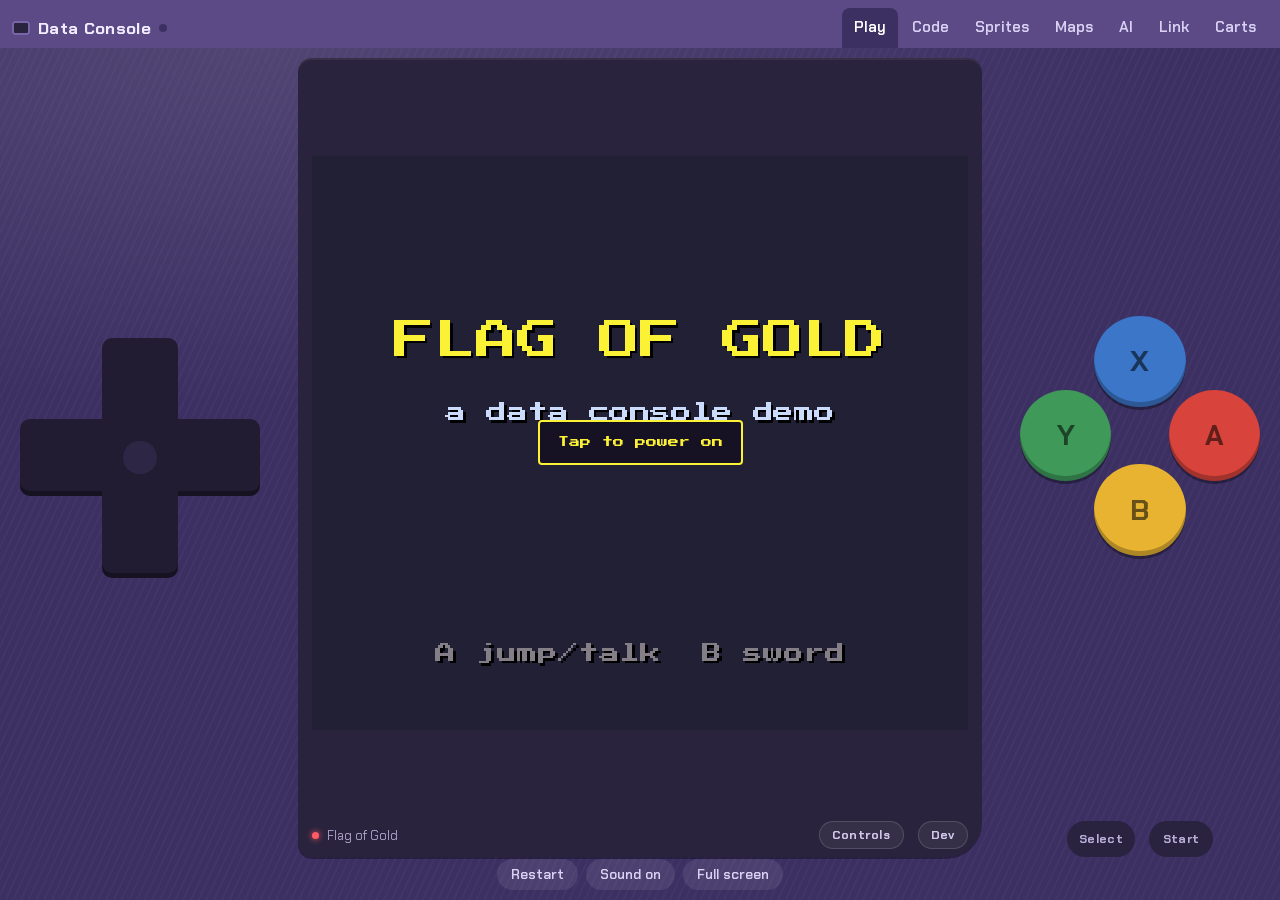
<file: index.html>
<!doctype html>
<html lang="en">
<head>
<meta charset="utf-8">
<meta name="viewport" content="width=device-width, initial-scale=1, maximum-scale=1, user-scalable=no, viewport-fit=cover">
<meta name="theme-color" content="#4c3d78">
<meta name="mobile-web-app-capable" content="yes">
<meta name="apple-mobile-web-app-capable" content="yes">
<meta name="apple-mobile-web-app-status-bar-style" content="black-translucent">
<meta name="apple-mobile-web-app-title" content="Data Console">
<meta name="description" content="A data-driven fantasy console: build small games in JSON, draw sprites, ask an AI to write carts, and play together peer to peer.">
<title>Data Console</title>
<link rel="manifest" href="manifest.json">
<link rel="icon" type="image/png" sizes="32x32" href="icons/icon-32.png">
<link rel="apple-touch-icon" href="icons/icon-180.png">
<link rel="preconnect" href="https://fonts.googleapis.com">
<link rel="preconnect" href="https://fonts.gstatic.com" crossorigin>
<link href="https://fonts.googleapis.com/css2?family=Chakra+Petch:wght@500;600;700&family=IBM+Plex+Mono:wght@400;500&family=Press+Start+2P&display=swap" rel="stylesheet">
<link rel="stylesheet" href="css/console.css?v=14">
</head>
<body>
<div id="app">
  <header class="topbar">
    <div class="brand"><span class="brand-mark" aria-hidden="true"></span><span class="brand-name">Data Console</span><span id="linkDot" class="linkdot" title="Link status"></span></div>
    <nav class="tabs" id="tabs" aria-label="Sections">
      <button data-tab="play" class="on">Play</button>
      <button data-tab="code">Code</button>
      <button data-tab="sprite">Sprites</button>
      <button data-tab="map">Maps</button>
      <button data-tab="ai">AI</button>
      <button data-tab="net">Link</button>
      <button data-tab="carts">Carts</button>
    </nav>
  </header>

  <main>
    <!-- PLAY -->
    <section class="tab on" id="tab-play" aria-label="Play">
      <div class="shell">
        <div class="bezel">
          <div class="screen-wrap" id="screenWrap">
            <canvas id="screen" width="256" height="224" aria-label="Game screen"></canvas>
            <button class="tapstart" id="tapStart">Tap to power on</button>
          </div>
          <div class="bezel-foot"><span class="power" aria-hidden="true"></span><span id="cartTitle">No cart</span><button id="ctlBtn" class="devbtn">Controls</button><button id="devBtn" class="devbtn">Dev</button></div>
        </div>
        <div class="controls">
          <div class="zone dpad-zone" id="dpadZone">
            <div class="dpad" id="dpad" role="group" aria-label="Direction pad">
              <span class="arm d-up"></span><span class="arm d-down"></span><span class="arm d-left"></span><span class="arm d-right"></span><span class="hub"></span>
            </div>
          </div>
          <div class="sys">
            <button class="pill" data-btn="select">Select</button>
            <button class="pill" data-btn="start">Start</button>
          </div>
          <div class="zone face-zone" id="faceZone">
            <div class="face" role="group" aria-label="Action buttons">
              <span class="fbtn fy" data-face="y">Y</span>
              <span class="fbtn fx" data-face="x">X</span>
              <span class="fbtn fb" data-face="b">B</span>
              <span class="fbtn fa" data-face="a">A</span>
            </div>
          </div>
        </div>
      </div>
      <div class="playbar">
        <button id="btnRestart">Restart</button>
        <button id="btnMute" aria-pressed="true">Sound on</button>
        <button id="btnFull">Full screen</button>
      </div>
    </section>

    <!-- CODE -->
    <section class="tab" id="tab-code" aria-label="Code">
      <div class="toolbar">
        <button class="primary" id="codeApply" title="Apply changes to the running game (Ctrl/⌘-S)">Apply</button>
        <button id="codeRun" title="Apply and switch to Play (Ctrl/⌘-Enter)">▶ Play</button>
        <button id="codeFind">Find</button>
        <span class="seg"><button id="codeFontDown" aria-label="Smaller text">A−</button><button id="codeFontUp" aria-label="Larger text">A+</button></span>
        <span class="more">
          <button id="codeMoreBtn" aria-expanded="false" aria-controls="codeMore">More ▾</button>
          <span class="more-menu" id="codeMore" hidden>
            <a class="menu-link" href="reference.html" target="_blank" rel="noopener">Reference ↗</a>
            <button id="codeRestart">Restart game</button>
            <button id="codeTidy">Clean up</button>
            <button id="codeCheck">Check</button>
            <button id="codeExport">Export</button>
            <label class="filebtn">Import<input type="file" id="codeImport" accept=".json,application/json,text/plain"></label>
          </span>
        </span>
      </div>
      <div class="modbar">
        <button id="codeModBtn" class="modbtn" aria-expanded="false" aria-controls="codeModPanel"><span class="modlabel" id="codeModLabel">Whole cart</span><span aria-hidden="true">▾</span></button>
        <button id="codeModRename" hidden>Rename</button>
        <button id="codeModDelete" class="quiet" hidden>Delete</button>
      </div>
      <div class="modpanel" id="codeModPanel" hidden></div>
      <div class="report" id="codeReport" aria-live="polite"></div>
      <div id="codeEditor" class="code-host"></div>
    </section>

    <!-- SPRITES -->
    <section class="tab" id="tab-sprite" aria-label="Sprites">
      <div class="toolbar">
        <select id="spSelect" aria-label="Sprite"></select>
        <button id="spNew">New</button>
        <label class="filebtn">Import image<input type="file" id="spImport" accept="image/*"></label>
        <button id="spDel" class="quiet">Delete</button>
      </div>
      <div class="sp-body">
        <div class="sp-canvas-wrap" id="spCanvasWrap"><canvas id="spCanvas" aria-label="Pixel canvas"></canvas></div>
        <div class="sp-side">
          <div class="row">
            <button id="spPrev" aria-label="Previous frame">‹</button>
            <span id="spFrameLabel" class="framelabel">1 / 1</span>
            <button id="spNext" aria-label="Next frame">›</button>
            <button id="spAddF">New frame</button>
            <button id="spDupF">Copy frame</button>
            <button id="spDelF" class="quiet">Remove frame</button>
          </div>
          <div class="row tools">
            <button data-tool="pen" class="on">Pencil</button>
            <button data-tool="erase">Eraser</button>
            <button data-tool="fill">Fill</button>
            <button data-tool="pick">Pick</button>
            <button id="spUndo">Undo</button>
          </div>
          <div class="palette" id="spPalette"></div>
          <div class="row preview">
            <canvas id="spPreview" width="64" height="64" aria-label="Animation preview"></canvas>
            <div>
              <label class="inline">Draw size
                <select id="spScale"><option value="1">1×</option><option value="2">2×</option><option value="3">3×</option><option value="4">4×</option></select>
              </label>
              <p class="hint" id="spInfo"></p>
              <button id="spConvert" hidden>Convert to pixels</button>
            </div>
          </div>
        </div>
      </div>
    </section>

    <!-- MAPS -->
    <section class="tab" id="tab-map" aria-label="Maps">
      <div class="toolbar">
        <select id="mapScene" aria-label="Scene"></select>
        <button id="mapNewScene">New scene</button>
        <span class="seg"><button id="mapPaint" class="on">Paint</button><button id="mapPan">Scroll</button></span>
        <span class="seg"><button id="mapZoomOut" aria-label="Zoom out">−</button><button id="mapZoomIn" aria-label="Zoom in">+</button></span>
      </div>
      <div class="brushes" id="mapBrushes"></div>
      <div class="map-wrap" id="mapWrap"><canvas id="mapCanvas" aria-label="Map"></canvas></div>
      <div class="toolbar foot">
        <label class="inline">Width <input id="mapW" type="number" min="1" max="512" inputmode="numeric"></label>
        <label class="inline">Height <input id="mapH" type="number" min="1" max="512" inputmode="numeric"></label>
        <button id="mapResize">Resize</button>
        <button id="mapAddChar">New brush</button>
        <button id="mapEditChar">Edit brush</button>
      </div>
    </section>

    <!-- AI -->
    <section class="tab" id="tab-ai" aria-label="AI">
      <div class="panel">
        <h2>Ask an AI to build a game</h2>
        <p class="lede">Describe the game, copy the prompt into Gemini, ChatGPT or Claude, then paste the whole reply below. Curly quotes, code fences and chatty intros get cleaned up for you.</p>
        <div class="seg wide" id="aiMode"><button data-mode="new" class="on">New game</button><button data-mode="edit">Change this cart</button></div>
        <label class="field">What should it be?
          <textarea id="aiIdea" rows="4" placeholder="A platformer like Mario mixed with a Zelda-style overworld. Collect three gems to open the castle."></textarea>
        </label>
        <div id="aiGenreRow"><p class="fieldlabel">Mix these genres</p><div class="chips" id="aiGenres"></div></div>
        <div class="opts">
          <label class="check"><input type="checkbox" id="aiCoop"> Built for co-op play</label>
          <label class="inline">Art
            <select id="aiArt"><option value="pixels">AI draws pixel art in the JSON</option><option value="files">I'll supply image files in assets/</option></select>
          </label>
          <label class="inline">Size
            <select id="aiSize"><option value="small">Small — 1 to 2 levels</option><option value="medium" selected>Medium — 3 to 4 levels</option><option value="large">Large — 5+ levels and a boss</option></select>
          </label>
        </div>
        <button class="primary" id="aiBuild">Write the prompt</button>
        <div id="aiPromptBox" hidden>
          <textarea id="aiPrompt" class="code small" rows="7" readonly aria-label="Generated prompt"></textarea>
          <div class="row"><button class="primary" id="aiCopy">Copy prompt</button><span class="hint" id="aiPromptSize"></span></div>
        </div>

        <h2>Paste the reply</h2>
        <textarea id="aiReply" class="code small" rows="7" placeholder="Paste everything the AI sent back."></textarea>
        <div class="row"><button class="primary" id="aiLoad">Clean up and load</button><button id="aiFix" hidden>Copy a fix-it prompt</button></div>
        <div class="report" id="aiReport" aria-live="polite"></div>
        <p class="hint">Long games can get cut off by the AI. If that happens, the loader closes the brackets and tells you — ask the AI to "continue" or use the fix-it prompt. <button class="link" id="aiSpec">Copy the format reference</button> · <a class="link" href="reference.html" target="_blank" rel="noopener">Open the full reference</a></p>
      </div>
    </section>

    <!-- LINK -->
    <section class="tab" id="tab-net" aria-label="Link">
      <div class="panel">
        <h2>Play together</h2>
        <p class="lede">One phone hosts and runs the game. Up to three friends join with the room code and play over a direct peer-to-peer link — no server, no accounts.</p>
        <button class="primary big" id="netHost">Host this cart</button>
        <div class="room" id="netRoom" hidden>
          <span class="roomlabel">Room code</span>
          <strong id="netCode" class="code-big"></strong>
          <button id="netCopyLink">Share invite link</button>
        </div>
        <div class="joinrow" id="netJoinRow">
          <input id="netJoinCode" placeholder="Room code" maxlength="6" autocapitalize="characters" autocomplete="off" aria-label="Room code">
          <button id="netJoin">Join</button>
        </div>
        <ul class="peers" id="netPeers"></ul>
        <div class="row">
          <button id="netSend" hidden>Send my cart to everyone</button>
          <button id="netSave" hidden>Save this cart</button>
          <button id="netLeave" class="quiet" hidden>Leave room</button>
        </div>
        <p class="status" id="netStatus">Offline</p>
        <p class="hint">The host must keep Data Console open. Guests see the host's game streamed live, so a slow host means a slow game for everyone.</p>
      </div>
    </section>

    <!-- CARTS -->
    <section class="tab" id="tab-carts" aria-label="Carts">
      <div class="toolbar">
        <button class="primary" id="cartSave">Save current</button>
        <button id="cartShare">Copy share link</button>
        <button id="cartNew">New blank</button>
      </div>
      <div class="demoSec">
        <p class="fieldlabel">Example games</p>
        <div class="demoGrid" id="demoGrid">
          <button class="demoCard" data-demo="DEMO_CART"><strong>Flag of Gold</strong><span>Zelda-style overworld into a Mario-style cave — doors, sword combat, breakable blocks</span></button>
          <button class="demoCard" data-demo="KART_CART"><strong>Kart Circuit</strong><span>Mode 7 racing — AI opponents, boost pads, jump ramps, tilt steering</span></button>
          <button class="demoCard" data-demo="KEEP_CART"><strong>Ember Keep</strong><span>Behaviors &amp; inheritance, a state-machine boss, branching shop dialogue, loot, saving</span></button>
          <button class="demoCard" data-demo="STACK_CART"><strong>Stack World</strong><span>Sprite-stacked scenery, then a rotating stacked buggy in Mode 7</span></button>
        </div>
      </div>
      <ul class="cartlist" id="cartList"></ul>
    </section>
  </main>
</div>
<dialog id="brushDlg" class="sheet" aria-labelledby="bdTitle">
  <div class="sheet-inner">
    <div class="sheet-head">
      <h3 id="bdTitle">New brush</h3>
      <button type="button" id="bdCancel" class="quiet" aria-label="Close">Cancel</button>
    </div>
    <div class="bd-top">
      <label class="inline">Key <input id="bdChar" class="charin" maxlength="1" autocapitalize="off" autocorrect="off" spellcheck="false" aria-describedby="bdHelp"></label>
      <span class="seg" id="bdType"><button type="button" data-bt="tile" class="on">Tile</button><button type="button" data-bt="ent">Entity</button></span>
    </div>
    <p class="hint" id="bdHelp"></p>
    <input id="bdSearch" type="search" placeholder="Search" aria-label="Search" autocapitalize="off" autocorrect="off">
    <div class="bd-grid" id="bdGrid" role="listbox" aria-label="Choose art"></div>
    <div class="bd-props" id="bdProps">
      <label class="check"><input type="checkbox" id="bdSolid"> Solid</label>
      <label class="check"><input type="checkbox" id="bdOneWay"> One-way</label>
      <label class="check"><input type="checkbox" id="bdHurt"> Hurts</label>
      <label class="check"><input type="checkbox" id="bdKill"> Kills</label>
      <label class="check"><input type="checkbox" id="bdFront"> Draw in front</label>
      <label class="check"><input type="checkbox" id="bdBreak"> Breakable by attacks</label>
    </div>
    <div class="bd-actions">
      <button type="button" id="bdRemove" class="quiet">Remove brush</button>
      <button type="button" class="primary" id="bdSave">Add brush</button>
    </div>
  </div>
</dialog>
<dialog id="ctlDlg" class="sheet" aria-labelledby="ctlTitle">
  <div class="sheet-inner">
    <div class="sheet-head"><h3 id="ctlTitle">Controls &amp; feel</h3><button type="button" class="quiet" data-close>Done</button></div>
    <div class="dev-sec">
      <p class="fieldlabel">Haptics</p>
      <div class="dev-checks">
        <label class="check"><input type="checkbox" id="ctlHaptics"> Gameplay buzzes</label>
        <label class="check"><input type="checkbox" id="ctlTicks"> Tick on button presses</label>
      </div>
      <div class="dev-row">
        <label class="inline" id="ctlStrengthRow">Strength
          <select id="ctlStrength"><option value="0.6">Soft</option><option value="1">Normal</option><option value="1.5">Strong</option></select>
        </label>
        <button type="button" id="ctlTest">Test</button>
      </div>
      <p class="hint" id="ctlHapticNote"></p>
    </div>
    <div class="dev-sec">
      <p class="fieldlabel">Motion</p>
      <div class="dev-checks">
        <label class="check"><input type="checkbox" id="ctlMotion"> Allow tilt &amp; shake</label>
        <label class="check"><input type="checkbox" id="ctlSteer"> Steer with tilt</label>
      </div>
      <div class="dev-row tilt-row">
        <div class="tiltpad" aria-hidden="true"><span id="ctlDot"></span></div>
        <div class="tilt-side">
          <button type="button" id="ctlCalibrate">Set level here</button>
          <label class="inline">Sensitivity
            <select id="ctlRange"><option value="40">Low</option><option value="25">Normal</option><option value="15">High</option></select>
          </label>
        </div>
      </div>
      <p class="hint" id="ctlMotionNote">Hold the phone how you like to play, then tap "Set level here".</p>
    </div>
  </div>
</dialog>
<dialog id="devDlg" class="sheet" aria-labelledby="devTitle">
  <div class="sheet-inner">
    <div class="sheet-head"><h3 id="devTitle">Dev tools</h3><button type="button" class="quiet" data-close>Done</button></div>
    <div class="dev-sec">
      <p class="fieldlabel">Jump to a scene</p>
      <div class="dev-row">
        <select id="devScene" aria-label="Scene"></select>
        <select id="devFrom" aria-label="Arrive as if coming from"></select>
        <button type="button" class="primary" id="devGo">Go</button>
      </div>
      <p class="hint">"Coming from" places you at the doorway that leads back to that scene, so you can test a door without walking there.</p>
    </div>
    <div class="dev-sec">
      <p class="fieldlabel">Save state</p>
      <div class="dev-row">
        <button type="button" id="devSave">Save here</button>
        <button type="button" id="devLoad">Load</button>
        <button type="button" id="devRestartScene">Restart scene</button>
        <button type="button" id="devRestartGame" class="quiet">Restart game</button>
      </div>
      <p class="hint" id="devStateInfo">No saved state yet.</p>
    </div>
    <div class="dev-sec dev-checks">
      <label class="check"><input type="checkbox" id="devGod"> God mode</label>
      <label class="check"><input type="checkbox" id="devBoxes"> Show hitboxes</label>
      <label class="check"><input type="checkbox" id="devLive"> Live window while editing</label>
    </div>
    <div class="dev-sec">
      <button type="button" id="devInspect" class="wide">Inspect an entity…</button>
    </div>
    <div class="dev-sec">
      <p class="fieldlabel">Variables</p>
      <div class="dev-vars" id="devVars"></div>
    </div>
  </div>
</dialog>
<dialog id="inspDlg" class="sheet" aria-labelledby="inspTitle">
  <div class="sheet-inner">
    <div class="sheet-head"><h3 id="inspTitle">Entity</h3><button type="button" class="quiet" data-close>Close</button></div>
    <p class="hint" id="inspInfo"></p>
    <div class="dev-row">
      <select id="inspAdd" aria-label="Add a component"></select>
      <button type="button" id="inspAddBtn">Add</button>
    </div>
    <div id="inspEditor" class="insp-host"></div>
    <div class="report" id="inspReport"></div>
    <div class="bd-actions wrap">
      <button type="button" id="inspDelete" class="quiet">Remove entity</button>
      <button type="button" id="inspApply">Apply to this one</button>
      <button type="button" class="primary" id="inspSave">Save to prefab</button>
    </div>
  </div>
</dialog>
<div id="livePip" class="pip" hidden>
  <canvas id="pipCanvas" width="256" height="224" aria-label="Live game view — tap to open Play"></canvas>
  <div class="pip-bar"><span class="pip-grip" aria-hidden="true">⋮⋮</span><button type="button" id="pipPause" aria-label="Pause live game">❚❚</button><button type="button" id="pipClose" aria-label="Close live window">✕</button></div>
</div>
<div id="toast" role="status" aria-live="polite"></div>

<script src="js/core.js?v=14"></script>
<script src="js/expr.js?v=14"></script>
<script src="js/audio.js?v=14"></script>
<script src="js/sensors.js?v=14"></script>
<script src="js/input.js?v=14"></script>
<script src="js/engine.js?v=14"></script>
<script src="js/demo.js?v=14"></script>
<script src="js/ai.js?v=14"></script>
<script src="js/net.js?v=14"></script>
<script src="js/codeeditor.js?v=14"></script>
<script src="js/editor.js?v=14"></script>
</body>
</html>
</file>
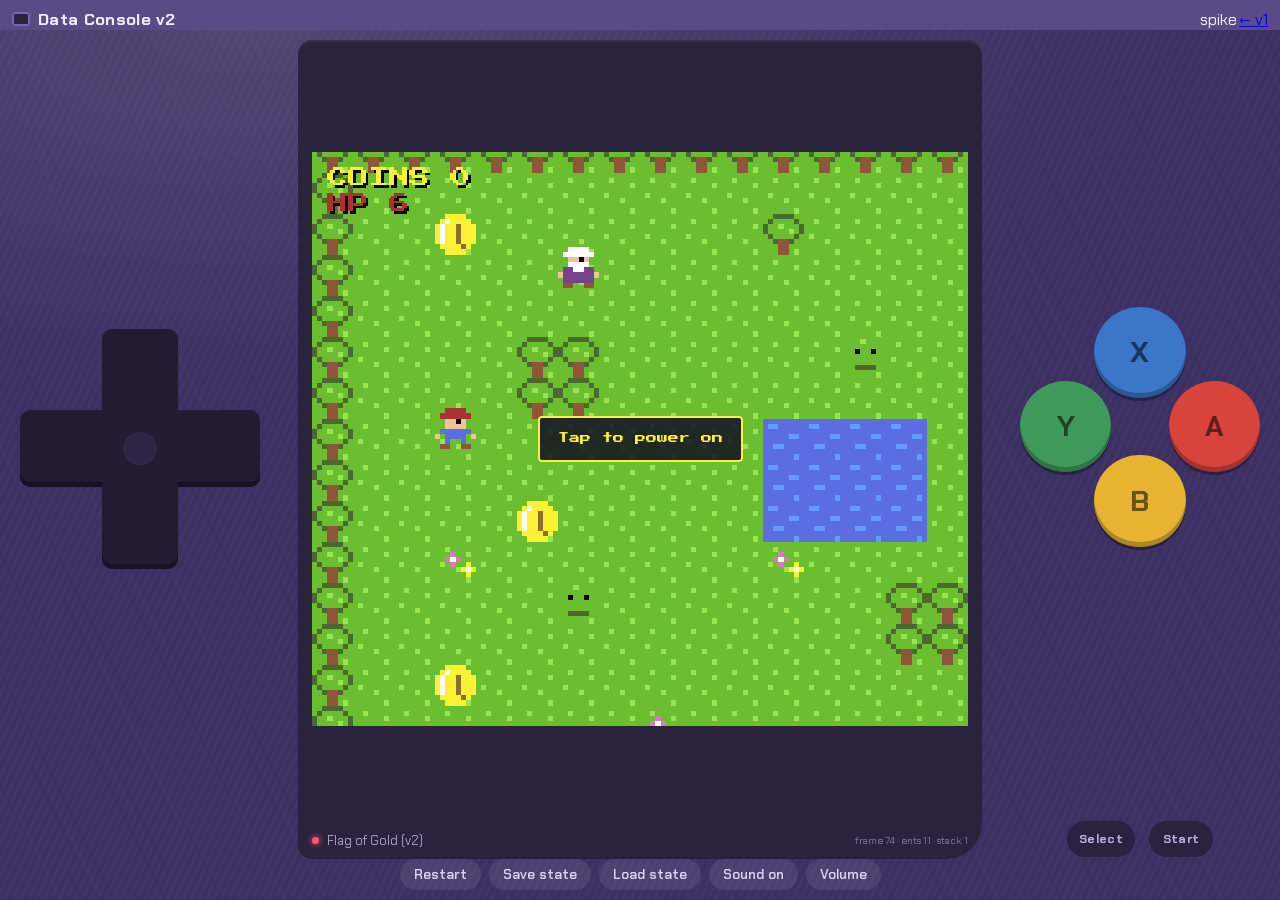
<file: v2/index.html>
<!doctype html>
<html lang="en">
<head>
<meta charset="utf-8">
<meta name="viewport" content="width=device-width, initial-scale=1, viewport-fit=cover, maximum-scale=1, user-scalable=no">
<meta name="theme-color" content="#4c3d78">
<title>Data Console v2 (spike)</title>
<link rel="icon" type="image/png" sizes="32x32" href="../icons/icon-32.png">
<link rel="preconnect" href="https://fonts.googleapis.com">
<link rel="preconnect" href="https://fonts.gstatic.com" crossorigin>
<link href="https://fonts.googleapis.com/css2?family=Chakra+Petch:wght@500;600;700&family=IBM+Plex+Mono:wght@400;500&family=Press+Start+2P&display=swap" rel="stylesheet">
<link rel="stylesheet" href="../css/console.css?v=2026-10-03.1">
<style>.volpanel { display: grid; gap: 4px; padding: 10px 14px; margin: 6px 12px; border: 1px solid var(--line, #444); border-radius: 12px; background: var(--panel, #221d33); } .volpanel[hidden] { display: none; } .volpanel label { display: grid; grid-template-columns: 8.5em 1fr 3em; gap: 10px; align-items: center; } .volpanel input { width: 100%; height: 32px; margin: 0; touch-action: pan-y; } .volpanel output { text-align: right; font-variant-numeric: tabular-nums; }
* { touch-action: manipulation; } html, body, body * { -webkit-user-select: none; user-select: none; -webkit-touch-callout: none; } canvas, img { -webkit-user-drag: none; }</style>
</head>
<body>
<div id="app">
  <header class="topbar">
    <div class="brand"><span class="brand-mark" aria-hidden="true"></span><span class="brand-name">Data Console v2</span></div>
    <nav class="tabs"><a class="tab-btn on" style="pointer-events:none">spike</a><a class="tab-btn" href="../index.html">← v1</a></nav>
  </header>
  <main>
    <section class="tab on" id="tab-play" aria-label="Play">
      <div class="shell">
        <div class="bezel">
          <div class="screen-wrap" id="screenWrap">
            <canvas id="screen" width="256" height="224" aria-label="Game screen"></canvas>
            <button class="tapstart" id="tapStart">Tap to power on</button>
          </div>
          <div class="bezel-foot"><span class="power" aria-hidden="true"></span><span id="cartTitle">No cart</span><span id="v2Stats" style="font-size:10px;opacity:.7;margin-left:auto"></span></div>
        </div>
        <div class="controls">
          <div class="zone dpad-zone" id="dpadZone">
            <div class="dpad" id="dpad" role="group" aria-label="Direction pad">
              <span class="arm d-up"></span><span class="arm d-down"></span><span class="arm d-left"></span><span class="arm d-right"></span><span class="hub"></span>
            </div>
          </div>
          <div class="sys">
            <button class="pill" data-btn="select">Select</button>
            <button class="pill" data-btn="start">Start</button>
          </div>
          <div class="zone face-zone" id="faceZone">
            <div class="face" role="group" aria-label="Action buttons">
              <span class="fbtn fy" data-face="y">Y</span><span class="fbtn fx" data-face="x">X</span>
              <span class="fbtn fb" data-face="b">B</span><span class="fbtn fa" data-face="a">A</span>
            </div>
          </div>
        </div>
      </div>
      <div class="playbar">
        <button id="btnRestart">Restart</button>
        <button id="btnSave">Save state</button>
        <button id="btnLoad">Load state</button>
        <button id="btnMute" aria-pressed="true">Sound on</button>
        <button id="btnVolume" aria-expanded="false" aria-controls="volPanel">Volume</button>
      </div>
      <div id="volPanel" class="volpanel" hidden>
        <label>Volume <input type="range" id="volMaster" min="0" max="100" step="1"><output id="volMasterOut"></output></label>
        <label>Music <input type="range" id="volMusic" min="0" max="100" step="1"><output id="volMusicOut"></output></label>
        <label>Sound effects <input type="range" id="volSfx" min="0" max="100" step="1"><output id="volSfxOut"></output></label>
      </div>
    </section>
  </main>
</div>
<script>window.DC2_MISSING = []; window.__miss = function (el) { DC2_MISSING.push(String(el.getAttribute("src")).split("?")[0]); };</script>
<script src="nozoom.js?v=2026-10-03.1" onerror="__miss(this)"></script>
<script src="../js/core.js?v=2026-10-03.1" onerror="__miss(this)"></script>
<script src="../js/expr.js?v=2026-10-03.1" onerror="__miss(this)"></script>
<script src="../js/audio.js?v=2026-10-03.1" onerror="__miss(this)"></script>
<script src="../js/sensors.js?v=2026-10-03.1" onerror="__miss(this)"></script>
<script src="../js/input.js?v=2026-10-03.1" onerror="__miss(this)"></script>
<script src="kernel.js?v=2026-10-03.1" onerror="__miss(this)"></script>
<script src="ext/space.js?v=2026-10-03.1" onerror="__miss(this)"></script>
<script src="ext/platformer.js?v=2026-10-03.1" onerror="__miss(this)"></script>
<script src="ext/combat.js?v=2026-10-03.1" onerror="__miss(this)"></script>
<script src="ext/dialogue.js?v=2026-10-03.1" onerror="__miss(this)"></script>
<script src="ext/farm.js?v=2026-10-03.1" onerror="__miss(this)"></script>
<script src="ext/stealth.js?v=2026-10-03.1" onerror="__miss(this)"></script>
<script src="carts/flag-of-gold.js?v=2026-10-03.1" onerror="__miss(this)"></script>
<script src="render.js?v=2026-10-03.1" onerror="__miss(this)"></script>
<script src="mixer.js?v=2026-10-03.1" onerror="__miss(this)"></script>
<script src="runner.js?v=2026-10-03.1" onerror="__miss(this)"></script>
<script src="platform.js?v=2026-10-03.1" onerror="__miss(this)"></script>
</body>
</html>
</file>
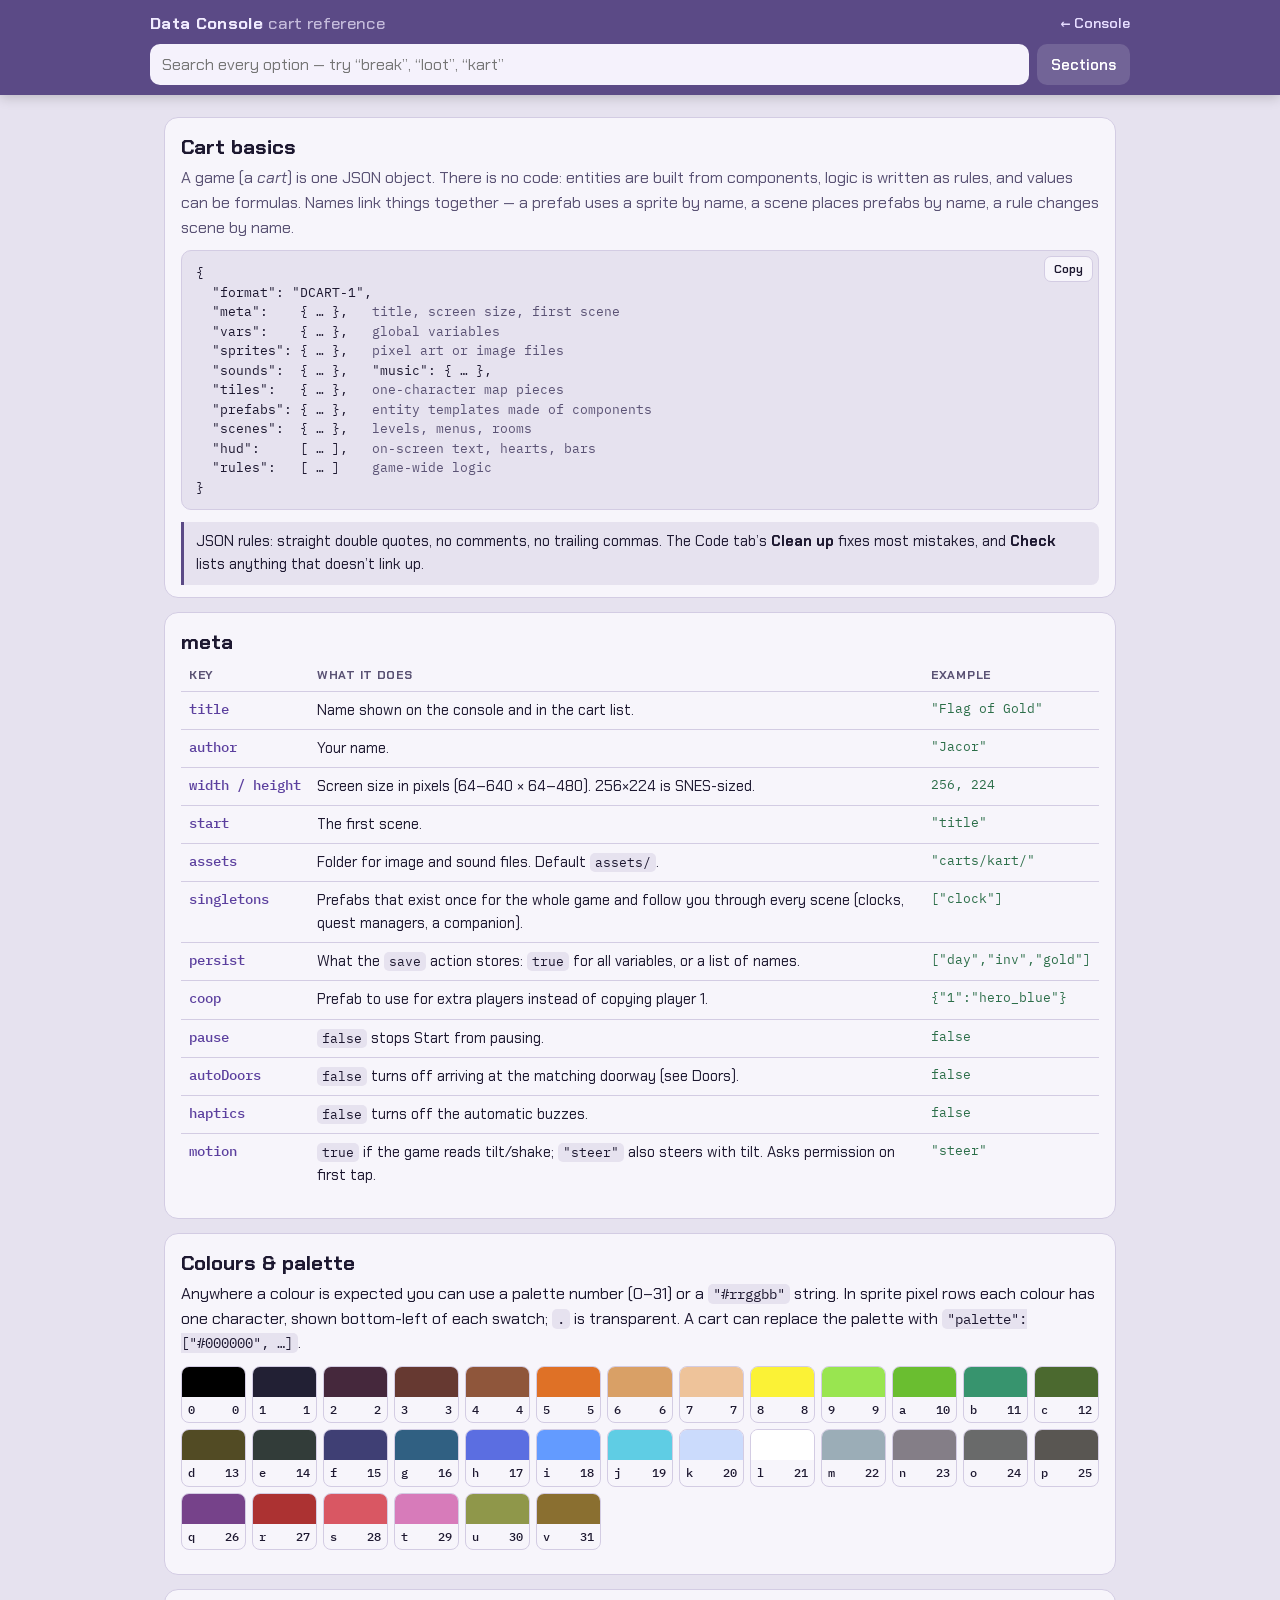
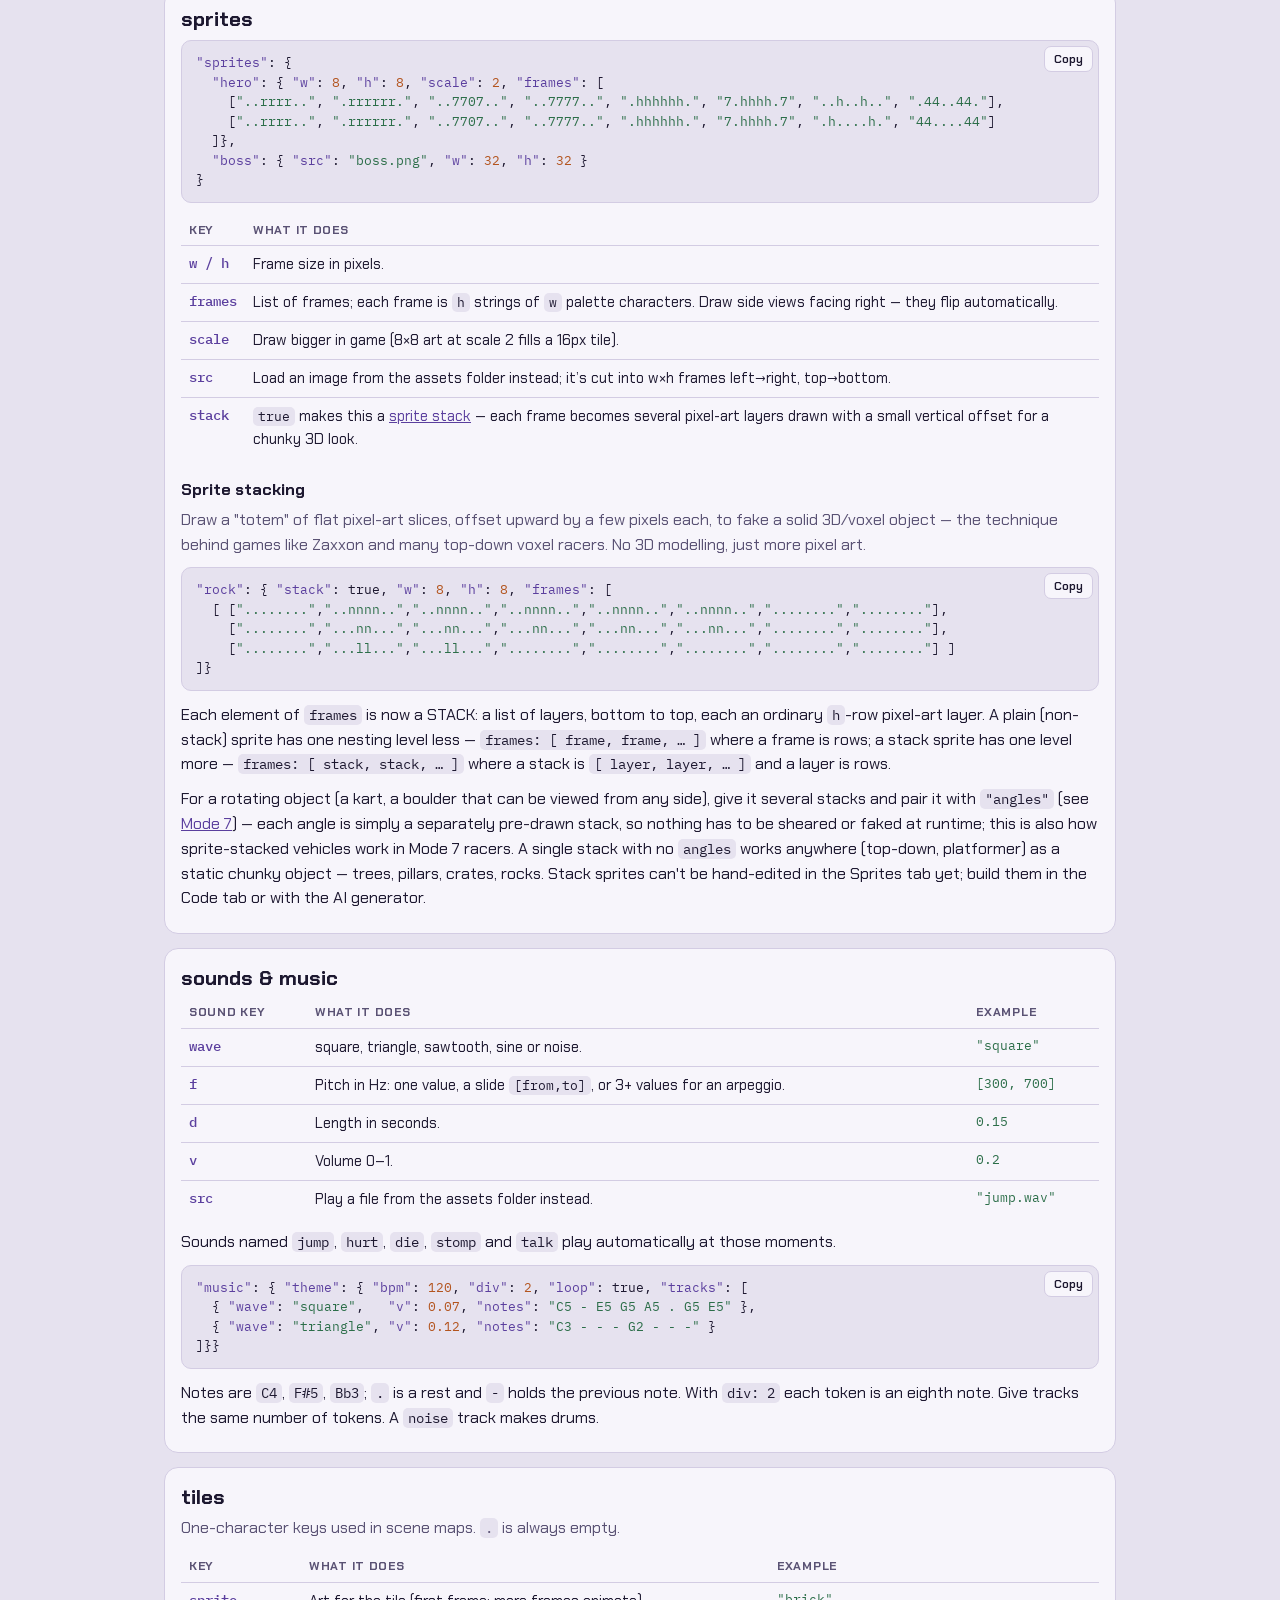
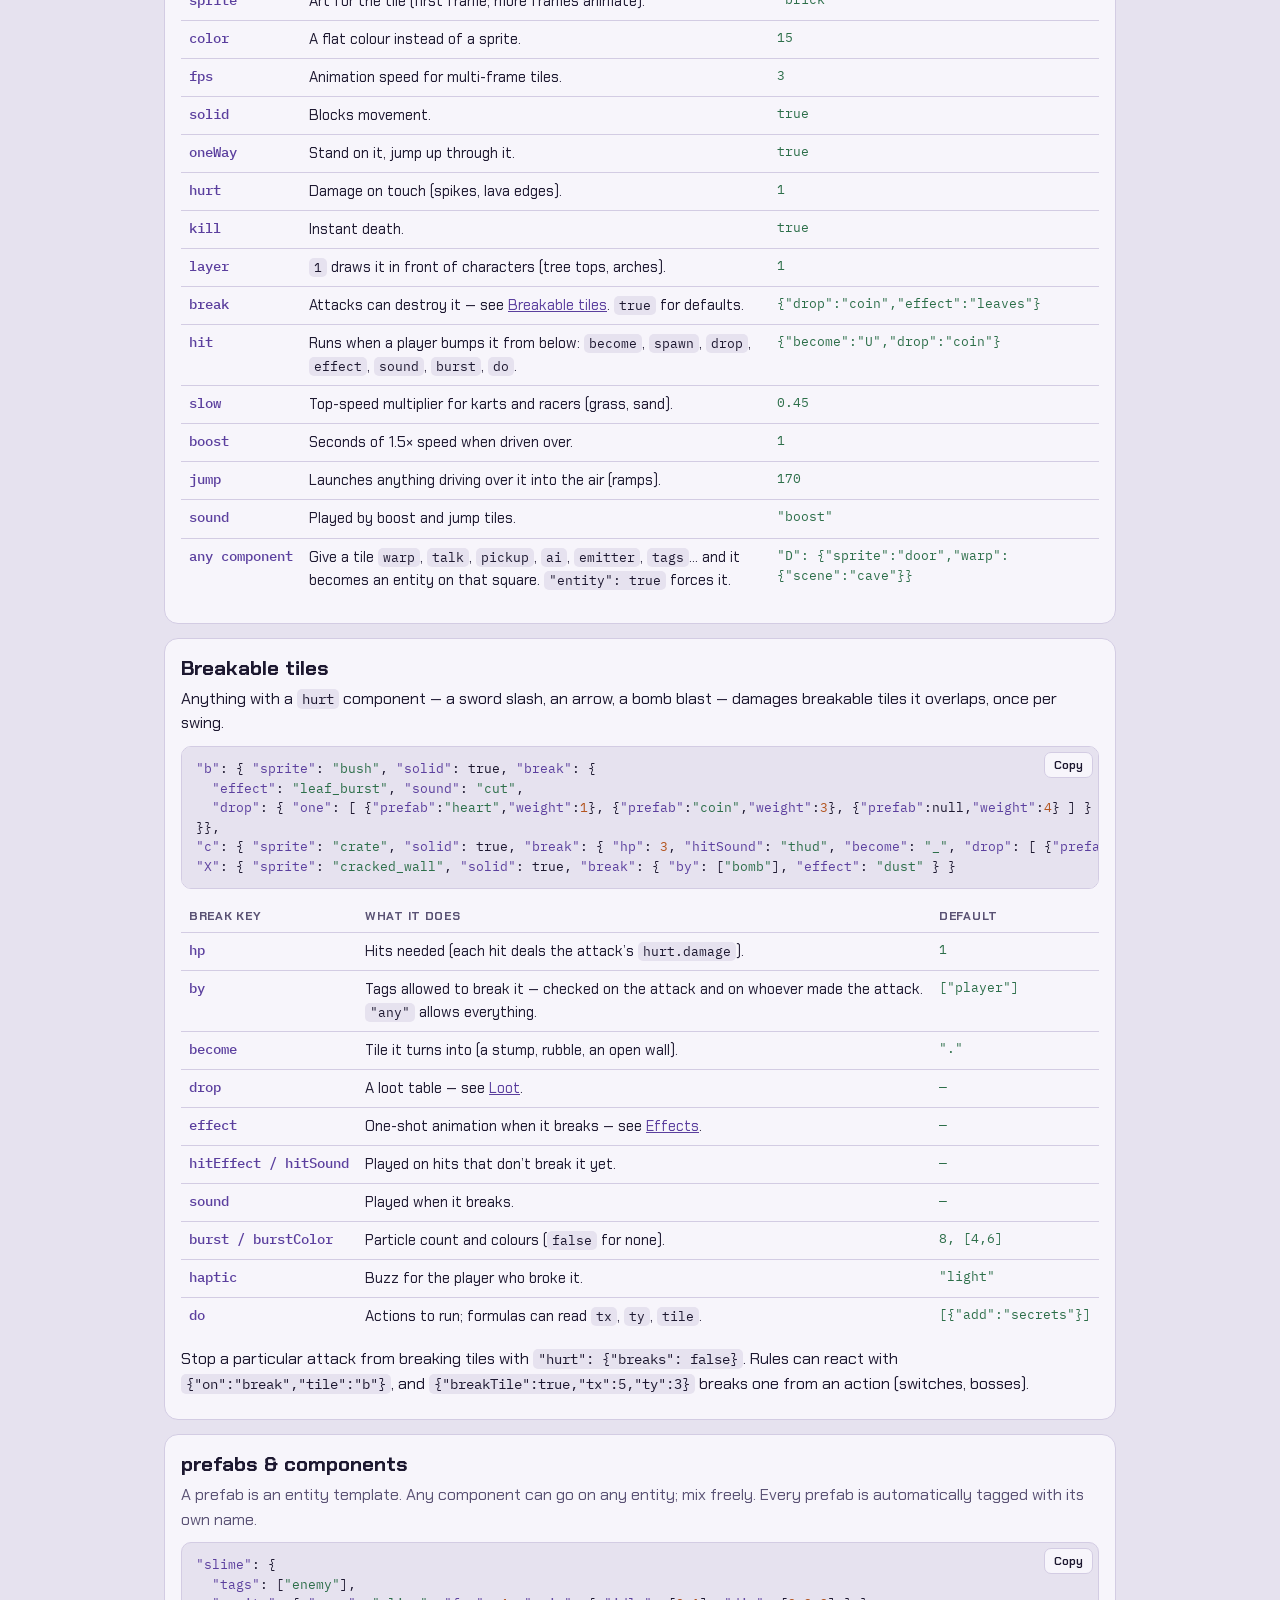
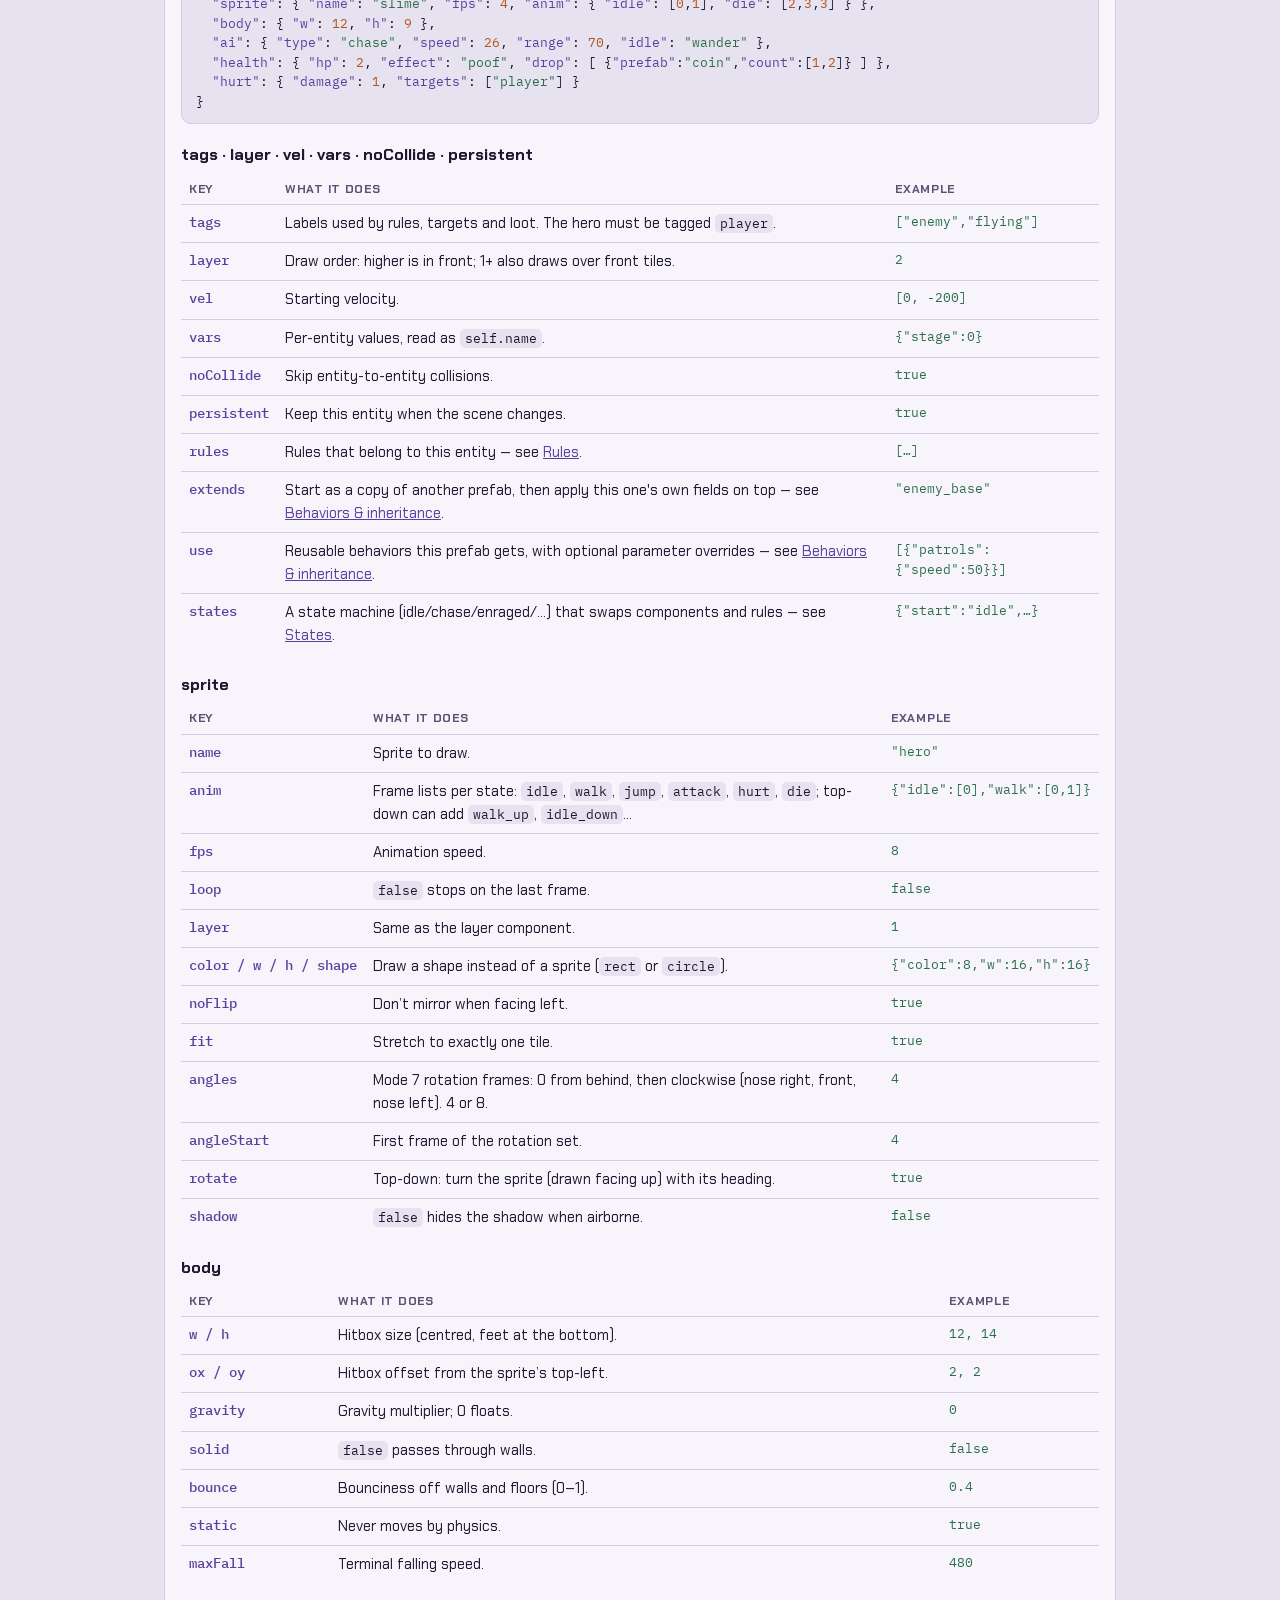
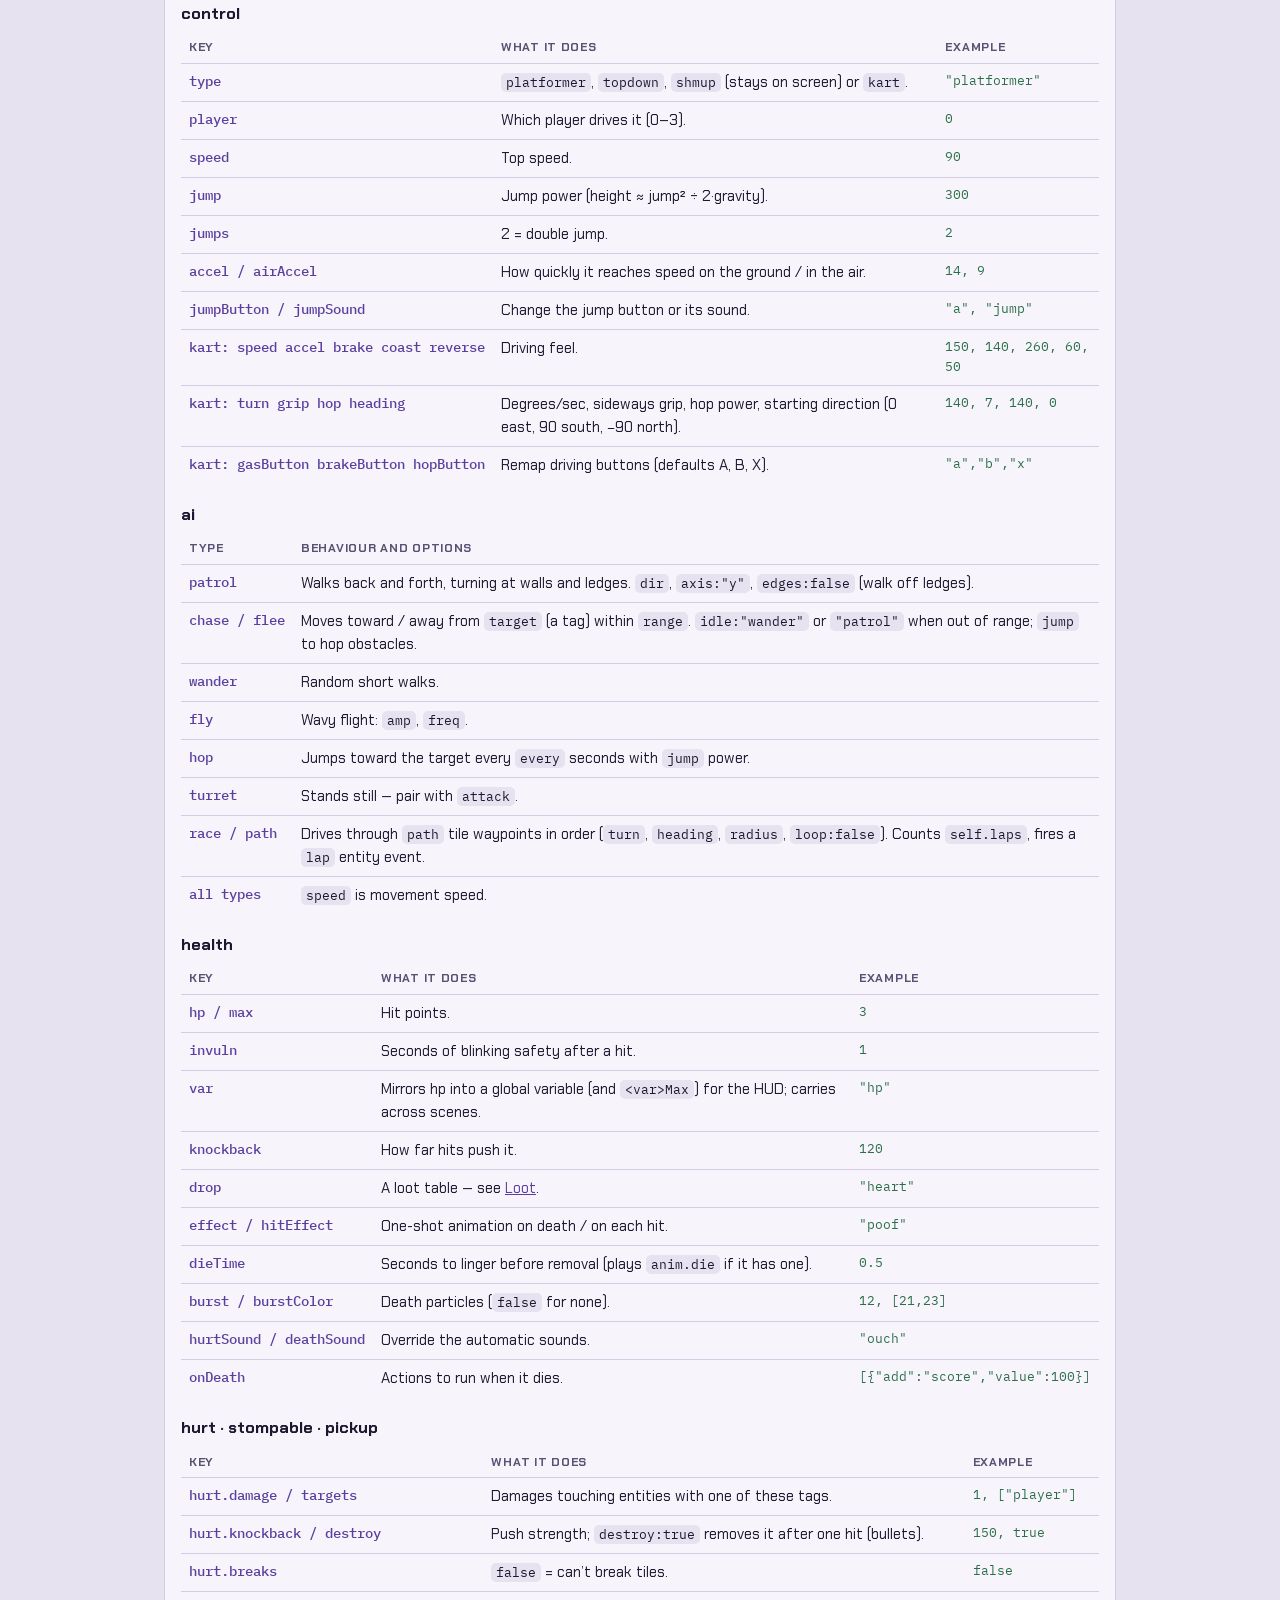
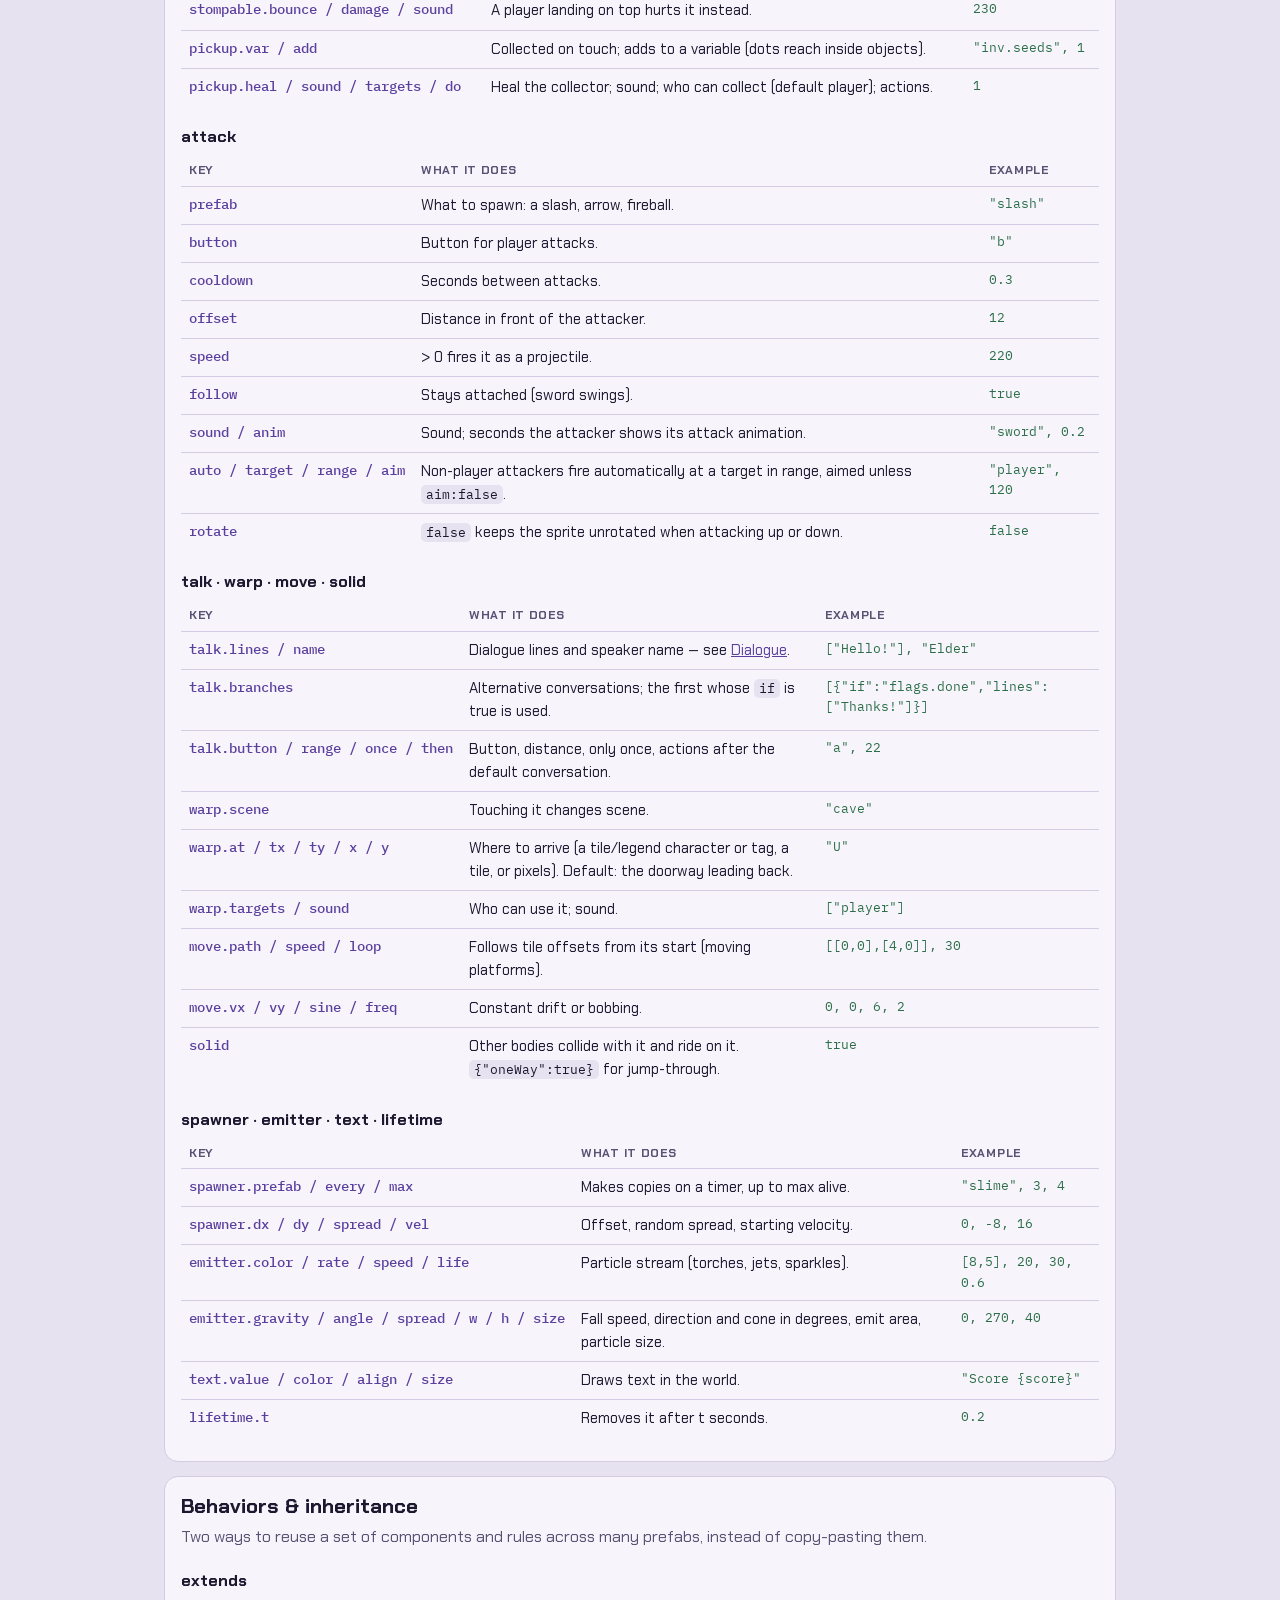
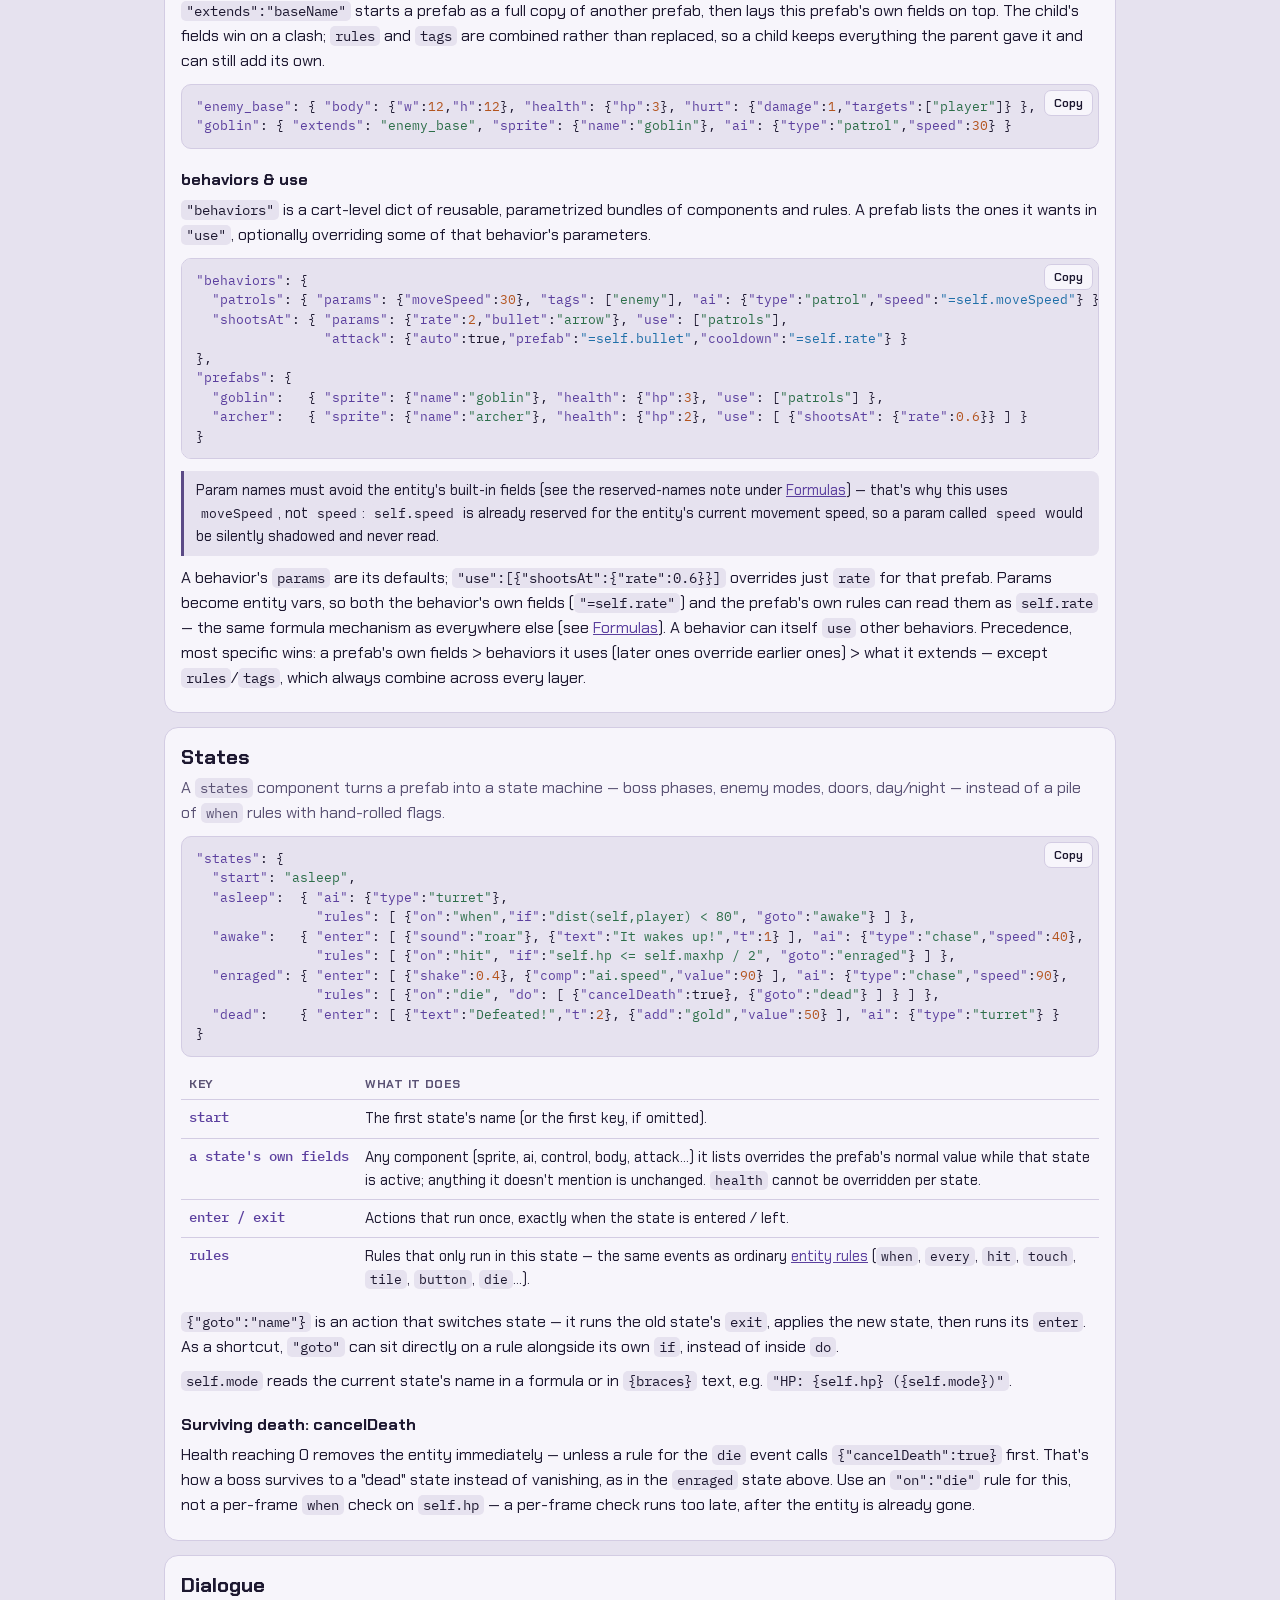
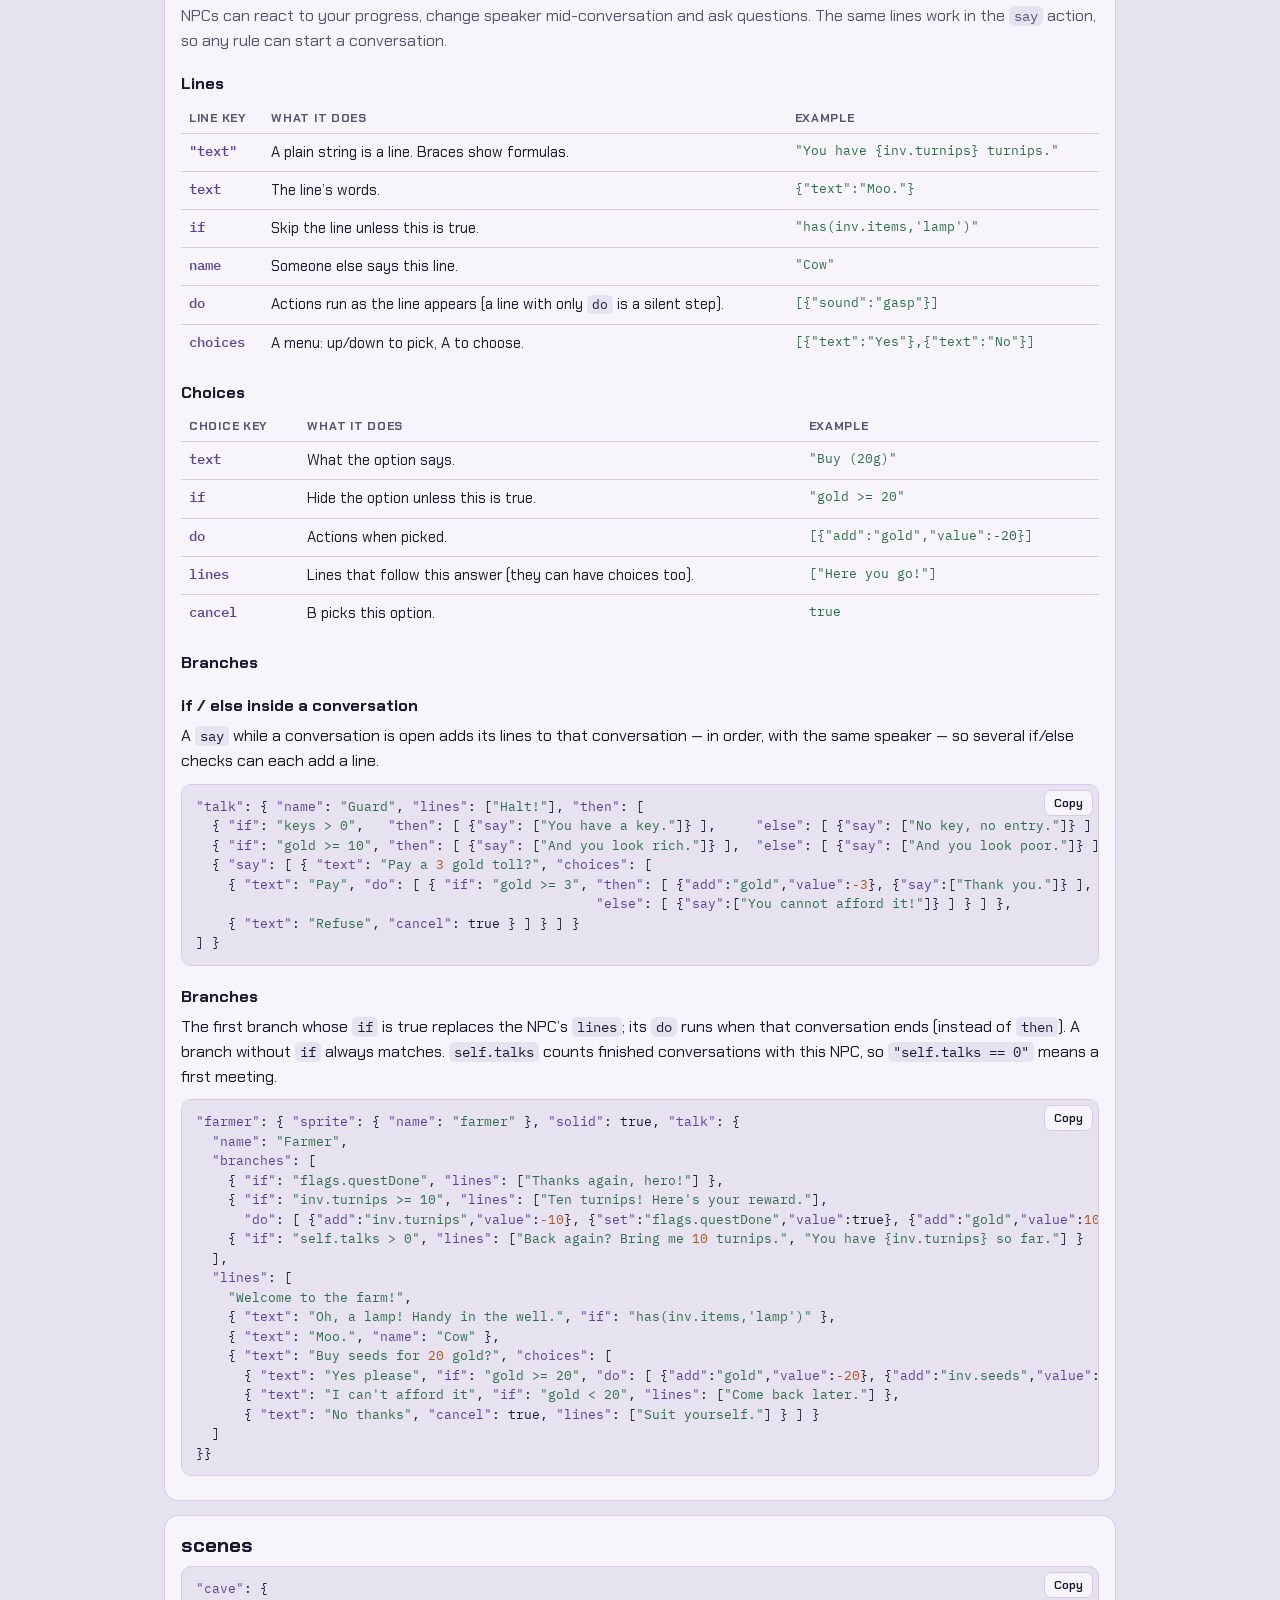
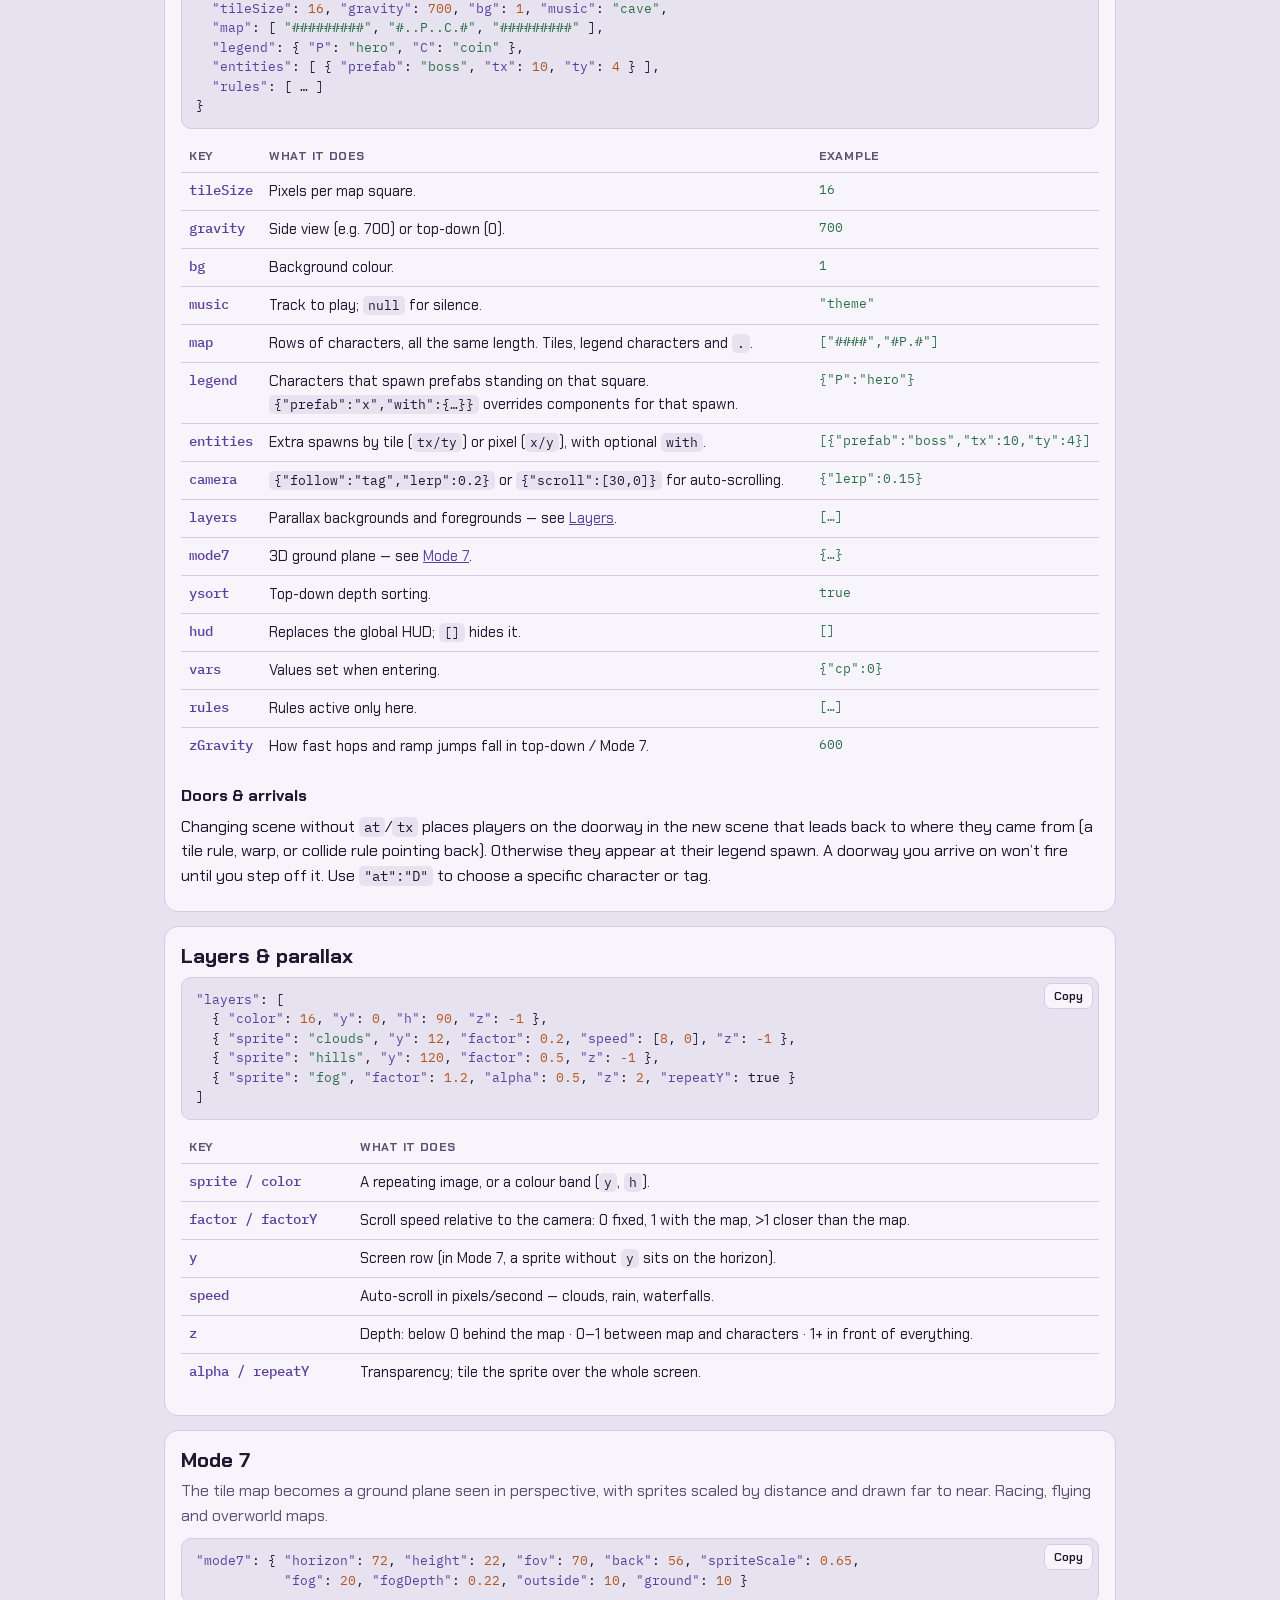
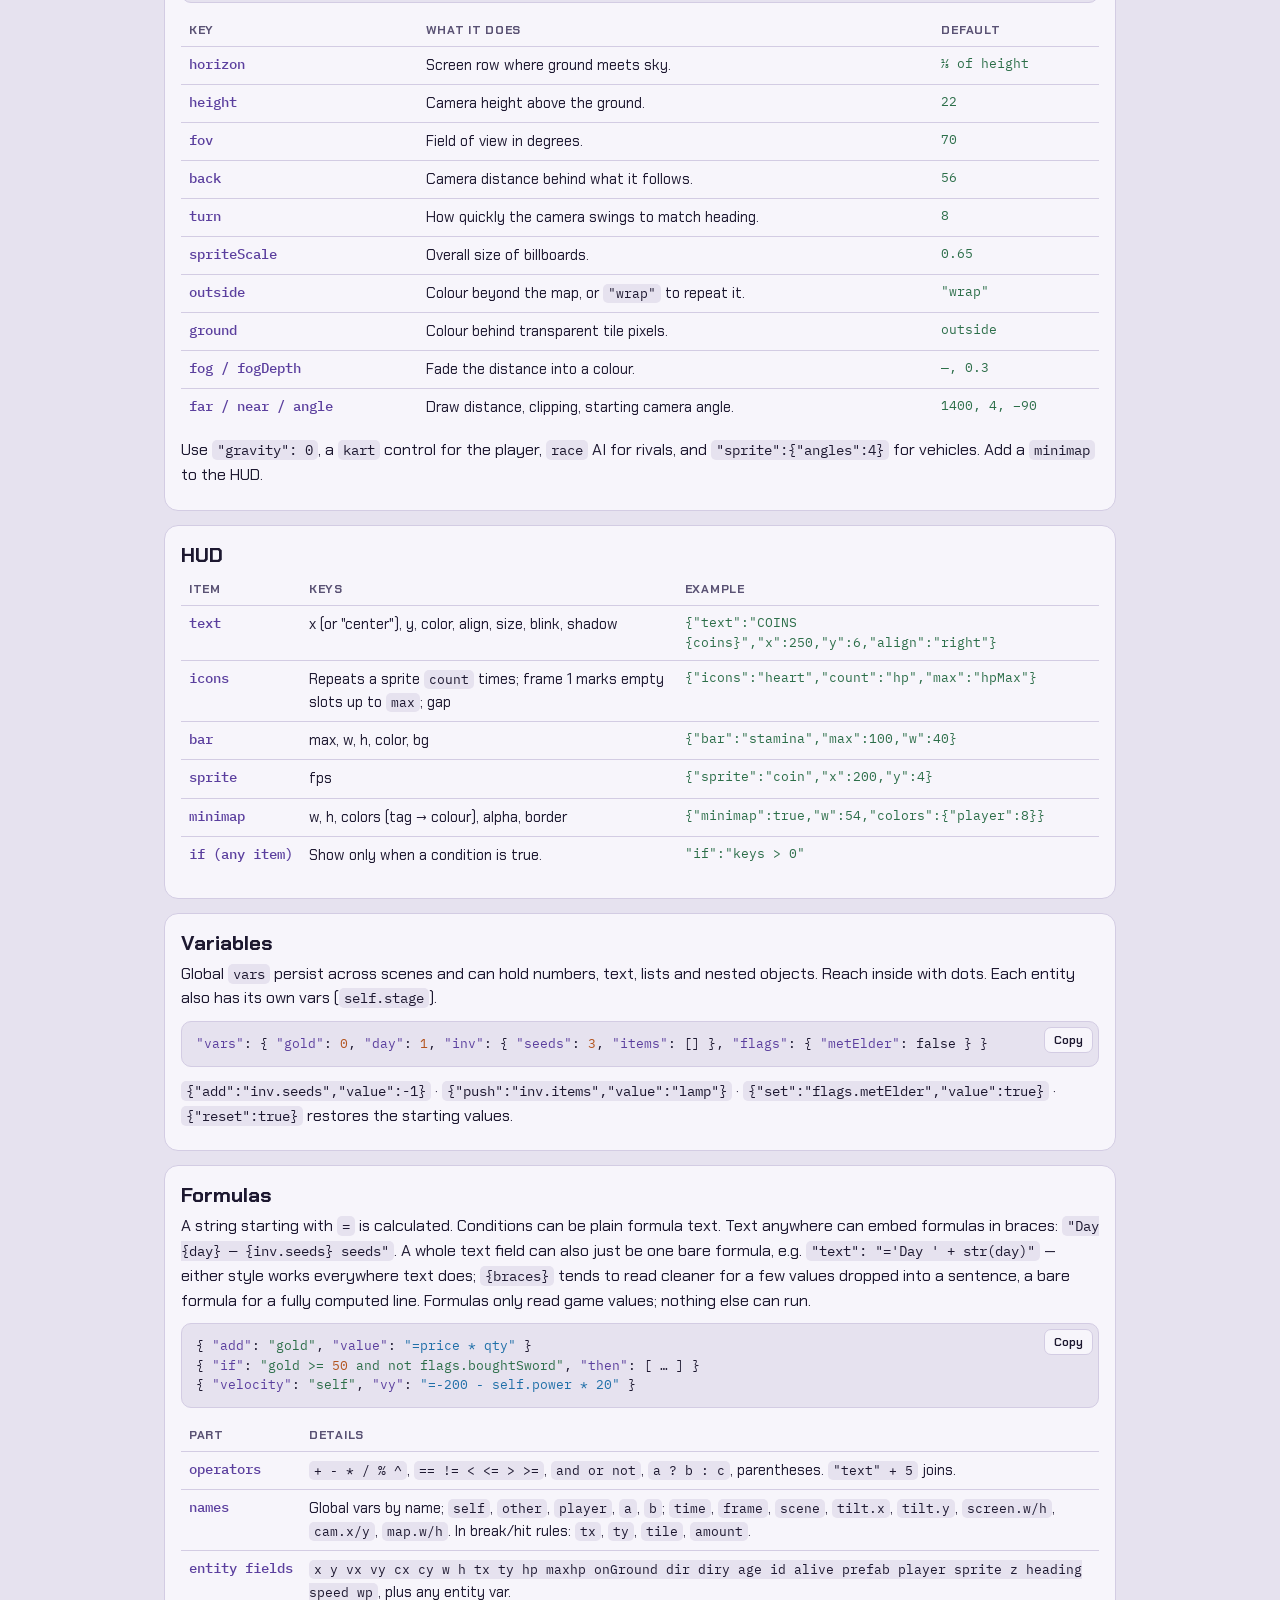
<file: reference.html>
<!doctype html>
<html lang="en">
<head>
<meta charset="utf-8">
<meta name="viewport" content="width=device-width, initial-scale=1, viewport-fit=cover">
<meta name="theme-color" content="#4c3d78">
<title>Data Console — Cart Reference</title>
<link rel="preconnect" href="https://fonts.googleapis.com">
<link rel="preconnect" href="https://fonts.gstatic.com" crossorigin>
<link href="https://fonts.googleapis.com/css2?family=Chakra+Petch:wght@500;600;700&family=IBM+Plex+Mono:wght@400;500&display=swap" rel="stylesheet">
<style>
:root {
  --shell: #5b4a86; --shell-lo: #3c3063; --ink: #1d1830; --soft: #5a5274; --panel: #e6e2ef; --paper: #f7f5fb; --line: #d3cce3;
  --key: #5b3f9e; --str: #2c6e49; --num: #b3541e; --f: #1f6fa8; --mark: #fbf236;
  --ui: "Chakra Petch", "Segoe UI", system-ui, sans-serif; --mono: "IBM Plex Mono", ui-monospace, Menlo, Consolas, monospace;
}
@media (prefers-color-scheme: dark) {
  :root { --ink: #ece8f7; --soft: #b3aacb; --panel: #221d33; --paper: #2b2540; --line: #3f3659; --key: #c3a9ff; --str: #8fd6a8; --num: #f3a66f; --f: #7cc4f5; }
}
* { box-sizing: border-box; }
html { scroll-padding-top: 118px; -webkit-text-size-adjust: 100%; }
body { margin: 0; background: var(--panel); color: var(--ink); font: 16px/1.55 var(--ui); }
a { color: var(--key); }
header.top {
  position: sticky; top: 0; z-index: 10; background: var(--shell); color: #f1ecff;
  padding: calc(10px + env(safe-area-inset-top, 0px)) 14px 10px; box-shadow: 0 2px 12px rgba(0,0,0,.2);
}
.top-row { display: flex; align-items: center; gap: 10px; max-width: 980px; margin: 0 auto; }
.top h1 { font-size: 1.05rem; margin: 0; white-space: nowrap; letter-spacing: .02em; }
.top h1 span { opacity: .7; font-weight: 500; }
.top a.back { margin-left: auto; color: #e6ddff; font-weight: 600; font-size: .9rem; text-decoration: none; white-space: nowrap; }
.search-row { display: flex; gap: 8px; max-width: 980px; margin: 8px auto 0; }
#q { flex: 1; min-width: 0; border: 0; border-radius: 10px; padding: 10px 12px; font: 16px var(--ui); background: #f5f2fc; color: #1d1830; }
#toc-btn { border: 0; border-radius: 10px; padding: 0 14px; font: 600 .95rem var(--ui); background: rgba(255,255,255,.14); color: #fff; }
#count { color: #d8cff5; font-size: .82rem; align-self: center; white-space: nowrap; }
nav#toc { display: none; max-width: 980px; margin: 8px auto 0; columns: 2 150px; gap: 14px; padding: 8px 4px 4px; }
nav#toc.open { display: block; }
nav#toc a { display: block; color: #fff; text-decoration: none; padding: 4px 6px; border-radius: 6px; font-weight: 600; font-size: .92rem; break-inside: avoid; }
nav#toc a:hover { background: rgba(255,255,255,.12); }
main { max-width: 980px; margin: 0 auto; padding: 8px 14px 60px; }
section { background: var(--paper); border: 1px solid var(--line); border-radius: 14px; padding: 16px 16px 12px; margin: 14px 0; }
section[hidden] { display: none; }
h2 { font-size: 1.3rem; margin: 0 0 4px; line-height: 1.25; }
h3 { font-size: 1.02rem; margin: 18px 0 6px; }
p { margin: 6px 0 10px; }
.lead { color: var(--soft); }
code, .mono { font-family: var(--mono); font-size: .88em; }
code { background: var(--panel); border-radius: 5px; padding: 1px 5px; }
.tbl { overflow-x: auto; margin: 6px 0 12px; -webkit-overflow-scrolling: touch; }
table { border-collapse: collapse; width: 100%; font-size: .93rem; }
th { text-align: left; font-size: .75rem; letter-spacing: .06em; text-transform: uppercase; color: var(--soft); padding: 6px 8px; border-bottom: 1px solid var(--line); }
td { padding: 7px 8px; border-bottom: 1px solid var(--line); vertical-align: top; }
tr:last-child td { border-bottom: 0; }
td:first-child { white-space: nowrap; font-family: var(--mono); font-size: .86rem; color: var(--key); font-weight: 500; }
td.ex, td .ex { font-family: var(--mono); font-size: .82rem; color: var(--str); }
tr[hidden] { display: none; }
.pre { position: relative; margin: 8px 0 12px; }
pre { margin: 0; background: var(--panel); border: 1px solid var(--line); border-radius: 10px; padding: 12px 14px; overflow-x: auto; font: 13px/1.5 var(--mono); white-space: pre; }
pre .k { color: var(--key); } pre .s { color: var(--str); } pre .n { color: var(--num); } pre .f { color: var(--f); }
.copy { position: absolute; top: 6px; right: 6px; border: 1px solid var(--line); background: var(--paper); color: var(--ink); border-radius: 7px; font: 600 .75rem var(--ui); padding: 4px 9px; }
.pal { display: grid; grid-template-columns: repeat(auto-fill, minmax(62px, 1fr)); gap: 6px; margin: 8px 0 12px; }
.sw { border-radius: 8px; border: 1px solid var(--line); overflow: hidden; background: var(--paper); font-size: .78rem; }
.sw i { display: block; height: 30px; }
.sw b { display: flex; justify-content: space-between; padding: 3px 6px; font-family: var(--mono); font-weight: 500; }
.chips { display: flex; flex-wrap: wrap; gap: 6px; margin: 6px 0 12px; }
.chips code { padding: 3px 8px; }
.note { border-left: 3px solid var(--shell); background: var(--panel); padding: 8px 12px; border-radius: 0 8px 8px 0; font-size: .93rem; }
mark { background: var(--mark); color: #1d1830; border-radius: 3px; }
@media (max-width: 600px) {
  table, tbody, tr, td { display: block; width: 100%; }
  tr:first-child { display: none; }
  tr { padding: 9px 2px; border-bottom: 1px solid var(--line); }
  tr:last-child { border-bottom: 0; }
  td { border: 0; padding: 1px 0; }
  td:first-child { white-space: normal; font-size: .9rem; }
  td.ex { font-size: .8rem; opacity: .95; overflow-wrap: anywhere; }
  td.ex::before { content: "e.g. "; color: var(--soft); font-family: var(--ui); }
  .tbl { overflow: visible; }
}
.empty { text-align: center; color: var(--soft); padding: 40px 0; }
</style>
</head>
<body>
<header class="top">
  <div class="top-row"><h1>Data Console <span>cart reference</span></h1><a class="back" href="./">← Console</a></div>
  <div class="search-row">
    <input id="q" type="search" placeholder="Search every option — try “break”, “loot”, “kart”" autocomplete="off" autocapitalize="off" autocorrect="off" spellcheck="false" aria-label="Search the reference">
    <button id="toc-btn" aria-expanded="false" aria-controls="toc">Sections</button>
  </div>
  <nav id="toc" aria-label="Sections"></nav>
</header>

<main id="doc">

<section id="start" data-title="Cart basics">
  <h2>Cart basics</h2>
  <p class="lead">A game (a <em>cart</em>) is one JSON object. There is no code: entities are built from components, logic is written as rules, and values can be formulas. Names link things together — a prefab uses a sprite by name, a scene places prefabs by name, a rule changes scene by name.</p>
  <div class="pre"><pre>{
  "format": "DCART-1",
  "meta":    { … },   <span class="lead">title, screen size, first scene</span>
  "vars":    { … },   <span class="lead">global variables</span>
  "sprites": { … },   <span class="lead">pixel art or image files</span>
  "sounds":  { … },   "music": { … },
  "tiles":   { … },   <span class="lead">one-character map pieces</span>
  "prefabs": { … },   <span class="lead">entity templates made of components</span>
  "scenes":  { … },   <span class="lead">levels, menus, rooms</span>
  "hud":     [ … ],   <span class="lead">on-screen text, hearts, bars</span>
  "rules":   [ … ]    <span class="lead">game-wide logic</span>
}</pre></div>
  <div class="note">JSON rules: straight double quotes, no comments, no trailing commas. The Code tab’s <b>Clean up</b> fixes most mistakes, and <b>Check</b> lists anything that doesn’t link up.</div>
</section>

<section id="meta" data-title="meta">
  <h2>meta</h2>
  <div class="tbl"><table><tr><th>Key</th><th>What it does</th><th>Example</th></tr>
  <tr><td>title</td><td>Name shown on the console and in the cart list.</td><td class="ex">"Flag of Gold"</td></tr>
  <tr><td>author</td><td>Your name.</td><td class="ex">"Jacor"</td></tr>
  <tr><td>width / height</td><td>Screen size in pixels (64–640 × 64–480). 256×224 is SNES-sized.</td><td class="ex">256, 224</td></tr>
  <tr><td>start</td><td>The first scene.</td><td class="ex">"title"</td></tr>
  <tr><td>assets</td><td>Folder for image and sound files. Default <code>assets/</code>.</td><td class="ex">"carts/kart/"</td></tr>
  <tr><td>singletons</td><td>Prefabs that exist once for the whole game and follow you through every scene (clocks, quest managers, a companion).</td><td class="ex">["clock"]</td></tr>
  <tr><td>persist</td><td>What the <code>save</code> action stores: <code>true</code> for all variables, or a list of names.</td><td class="ex">["day","inv","gold"]</td></tr>
  <tr><td>coop</td><td>Prefab to use for extra players instead of copying player 1.</td><td class="ex">{"1":"hero_blue"}</td></tr>
  <tr><td>pause</td><td><code>false</code> stops Start from pausing.</td><td class="ex">false</td></tr>
  <tr><td>autoDoors</td><td><code>false</code> turns off arriving at the matching doorway (see Doors).</td><td class="ex">false</td></tr>
  <tr><td>haptics</td><td><code>false</code> turns off the automatic buzzes.</td><td class="ex">false</td></tr>
  <tr><td>motion</td><td><code>true</code> if the game reads tilt/shake; <code>"steer"</code> also steers with tilt. Asks permission on first tap.</td><td class="ex">"steer"</td></tr>
  </table></div>
</section>

<section id="colors" data-title="Colours & palette">
  <h2>Colours &amp; palette</h2>
  <p>Anywhere a colour is expected you can use a palette number (0–31) or a <code>"#rrggbb"</code> string. In sprite pixel rows each colour has one character, shown bottom-left of each swatch; <code>.</code> is transparent. A cart can replace the palette with <code>"palette": ["#000000", …]</code>.</p>
  <div class="pal" id="pal"></div>
</section>

<section id="sprites" data-title="sprites">
  <h2>sprites</h2>
  <div class="pre"><pre>"sprites": {
  "hero": { "w": 8, "h": 8, "scale": 2, "frames": [
    ["..rrrr..", ".rrrrrr.", "..7707..", "..7777..", ".hhhhhh.", "7.hhhh.7", "..h..h..", ".44..44."],
    ["..rrrr..", ".rrrrrr.", "..7707..", "..7777..", ".hhhhhh.", "7.hhhh.7", ".h....h.", "44....44"]
  ]},
  "boss": { "src": "boss.png", "w": 32, "h": 32 }
}</pre></div>
  <div class="tbl"><table><tr><th>Key</th><th>What it does</th></tr>
  <tr><td>w / h</td><td>Frame size in pixels.</td></tr>
  <tr><td>frames</td><td>List of frames; each frame is <code>h</code> strings of <code>w</code> palette characters. Draw side views facing right — they flip automatically.</td></tr>
  <tr><td>scale</td><td>Draw bigger in game (8×8 art at scale 2 fills a 16px tile).</td></tr>
  <tr><td>src</td><td>Load an image from the assets folder instead; it’s cut into w×h frames left→right, top→bottom.</td></tr>
  <tr><td>stack</td><td><code>true</code> makes this a <a href="#stacking">sprite stack</a> — each frame becomes several pixel-art layers drawn with a small vertical offset for a chunky 3D look.</td></tr>
  </table></div>

  <h3 id="stacking">Sprite stacking</h3>
  <p class="lead">Draw a "totem" of flat pixel-art slices, offset upward by a few pixels each, to fake a solid 3D/voxel object — the technique behind games like Zaxxon and many top-down voxel racers. No 3D modelling, just more pixel art.</p>
  <div class="pre"><pre>"rock": { "stack": true, "w": 8, "h": 8, "frames": [
  [ ["........","..nnnn..","..nnnn..","..nnnn..","..nnnn..","..nnnn..","........","........"],
    ["........","...nn...","...nn...","...nn...","...nn...","...nn...","........","........"],
    ["........","...ll...","...ll...","........","........","........","........","........"] ]
]}</pre></div>
  <p>Each element of <code>frames</code> is now a STACK: a list of layers, bottom to top, each an ordinary <code>h</code>-row pixel-art layer. A plain (non-stack) sprite has one nesting level less — <code>frames: [ frame, frame, … ]</code> where a frame is rows; a stack sprite has one level more — <code>frames: [ stack, stack, … ]</code> where a stack is <code>[ layer, layer, … ]</code> and a layer is rows.</p>
  <p>For a rotating object (a kart, a boulder that can be viewed from any side), give it several stacks and pair it with <code>"angles"</code> (see <a href="#mode7">Mode 7</a>) — each angle is simply a separately pre-drawn stack, so nothing has to be sheared or faked at runtime; this is also how sprite-stacked vehicles work in Mode 7 racers. A single stack with no <code>angles</code> works anywhere (top-down, platformer) as a static chunky object — trees, pillars, crates, rocks. Stack sprites can't be hand-edited in the Sprites tab yet; build them in the Code tab or with the AI generator.</p>
</section>

<section id="sounds" data-title="sounds & music">
  <h2>sounds &amp; music</h2>
  <div class="tbl"><table><tr><th>Sound key</th><th>What it does</th><th>Example</th></tr>
  <tr><td>wave</td><td>square, triangle, sawtooth, sine or noise.</td><td class="ex">"square"</td></tr>
  <tr><td>f</td><td>Pitch in Hz: one value, a slide <code>[from,to]</code>, or 3+ values for an arpeggio.</td><td class="ex">[300, 700]</td></tr>
  <tr><td>d</td><td>Length in seconds.</td><td class="ex">0.15</td></tr>
  <tr><td>v</td><td>Volume 0–1.</td><td class="ex">0.2</td></tr>
  <tr><td>src</td><td>Play a file from the assets folder instead.</td><td class="ex">"jump.wav"</td></tr>
  </table></div>
  <p>Sounds named <code>jump</code>, <code>hurt</code>, <code>die</code>, <code>stomp</code> and <code>talk</code> play automatically at those moments.</p>
  <div class="pre"><pre>"music": { "theme": { "bpm": 120, "div": 2, "loop": true, "tracks": [
  { "wave": "square",   "v": 0.07, "notes": "C5 - E5 G5 A5 . G5 E5" },
  { "wave": "triangle", "v": 0.12, "notes": "C3 - - - G2 - - -" }
]}}</pre></div>
  <p>Notes are <code>C4</code>, <code>F#5</code>, <code>Bb3</code>; <code>.</code> is a rest and <code>-</code> holds the previous note. With <code>div: 2</code> each token is an eighth note. Give tracks the same number of tokens. A <code>noise</code> track makes drums.</p>
</section>

<section id="tiles" data-title="tiles">
  <h2>tiles</h2>
  <p class="lead">One-character keys used in scene maps. <code>.</code> is always empty.</p>
  <div class="tbl"><table><tr><th>Key</th><th>What it does</th><th>Example</th></tr>
  <tr><td>sprite</td><td>Art for the tile (first frame; more frames animate).</td><td class="ex">"brick"</td></tr>
  <tr><td>color</td><td>A flat colour instead of a sprite.</td><td class="ex">15</td></tr>
  <tr><td>fps</td><td>Animation speed for multi-frame tiles.</td><td class="ex">3</td></tr>
  <tr><td>solid</td><td>Blocks movement.</td><td class="ex">true</td></tr>
  <tr><td>oneWay</td><td>Stand on it, jump up through it.</td><td class="ex">true</td></tr>
  <tr><td>hurt</td><td>Damage on touch (spikes, lava edges).</td><td class="ex">1</td></tr>
  <tr><td>kill</td><td>Instant death.</td><td class="ex">true</td></tr>
  <tr><td>layer</td><td><code>1</code> draws it in front of characters (tree tops, arches).</td><td class="ex">1</td></tr>
  <tr><td>break</td><td>Attacks can destroy it — see <a href="#break">Breakable tiles</a>. <code>true</code> for defaults.</td><td class="ex">{"drop":"coin","effect":"leaves"}</td></tr>
  <tr><td>hit</td><td>Runs when a player bumps it from below: <code>become</code>, <code>spawn</code>, <code>drop</code>, <code>effect</code>, <code>sound</code>, <code>burst</code>, <code>do</code>.</td><td class="ex">{"become":"U","drop":"coin"}</td></tr>
  <tr><td>slow</td><td>Top-speed multiplier for karts and racers (grass, sand).</td><td class="ex">0.45</td></tr>
  <tr><td>boost</td><td>Seconds of 1.5× speed when driven over.</td><td class="ex">1</td></tr>
  <tr><td>jump</td><td>Launches anything driving over it into the air (ramps).</td><td class="ex">170</td></tr>
  <tr><td>sound</td><td>Played by boost and jump tiles.</td><td class="ex">"boost"</td></tr>
  <tr><td>any component</td><td>Give a tile <code>warp</code>, <code>talk</code>, <code>pickup</code>, <code>ai</code>, <code>emitter</code>, <code>tags</code>… and it becomes an entity on that square. <code>"entity": true</code> forces it.</td><td class="ex">"D": {"sprite":"door","warp":{"scene":"cave"}}</td></tr>
  </table></div>
</section>

<section id="break" data-title="Breakable tiles">
  <h2>Breakable tiles</h2>
  <p>Anything with a <code>hurt</code> component — a sword slash, an arrow, a bomb blast — damages breakable tiles it overlaps, once per swing.</p>
  <div class="pre"><pre>"b": { "sprite": "bush", "solid": true, "break": {
  "effect": "leaf_burst", "sound": "cut",
  "drop": { "one": [ {"prefab":"heart","weight":1}, {"prefab":"coin","weight":3}, {"prefab":null,"weight":4} ] }
}},
"c": { "sprite": "crate", "solid": true, "break": { "hp": 3, "hitSound": "thud", "become": "_", "drop": [ {"prefab":"coin","count":[2,4]} ] } },
"X": { "sprite": "cracked_wall", "solid": true, "break": { "by": ["bomb"], "effect": "dust" } }</pre></div>
  <div class="tbl"><table><tr><th>break key</th><th>What it does</th><th>Default</th></tr>
  <tr><td>hp</td><td>Hits needed (each hit deals the attack’s <code>hurt.damage</code>).</td><td class="ex">1</td></tr>
  <tr><td>by</td><td>Tags allowed to break it — checked on the attack and on whoever made the attack. <code>"any"</code> allows everything.</td><td class="ex">["player"]</td></tr>
  <tr><td>become</td><td>Tile it turns into (a stump, rubble, an open wall).</td><td class="ex">"."</td></tr>
  <tr><td>drop</td><td>A loot table — see <a href="#loot">Loot</a>.</td><td class="ex">—</td></tr>
  <tr><td>effect</td><td>One-shot animation when it breaks — see <a href="#effects">Effects</a>.</td><td class="ex">—</td></tr>
  <tr><td>hitEffect / hitSound</td><td>Played on hits that don’t break it yet.</td><td class="ex">—</td></tr>
  <tr><td>sound</td><td>Played when it breaks.</td><td class="ex">—</td></tr>
  <tr><td>burst / burstColor</td><td>Particle count and colours (<code>false</code> for none).</td><td class="ex">8, [4,6]</td></tr>
  <tr><td>haptic</td><td>Buzz for the player who broke it.</td><td class="ex">"light"</td></tr>
  <tr><td>do</td><td>Actions to run; formulas can read <code>tx</code>, <code>ty</code>, <code>tile</code>.</td><td class="ex">[{"add":"secrets"}]</td></tr>
  </table></div>
  <p>Stop a particular attack from breaking tiles with <code>"hurt": {"breaks": false}</code>. Rules can react with <code>{"on":"break","tile":"b"}</code>, and <code>{"breakTile":true,"tx":5,"ty":3}</code> breaks one from an action (switches, bosses).</p>
</section>

<section id="prefabs" data-title="prefabs & components">
  <h2>prefabs &amp; components</h2>
  <p class="lead">A prefab is an entity template. Any component can go on any entity; mix freely. Every prefab is automatically tagged with its own name.</p>
  <div class="pre"><pre>"slime": {
  "tags": ["enemy"],
  "sprite": { "name": "slime", "fps": 4, "anim": { "idle": [0,1], "die": [2,3,3] } },
  "body": { "w": 12, "h": 9 },
  "ai": { "type": "chase", "speed": 26, "range": 70, "idle": "wander" },
  "health": { "hp": 2, "effect": "poof", "drop": [ {"prefab":"coin","count":[1,2]} ] },
  "hurt": { "damage": 1, "targets": ["player"] }
}</pre></div>

  <h3>tags · layer · vel · vars · noCollide · persistent</h3>
  <div class="tbl"><table><tr><th>Key</th><th>What it does</th><th>Example</th></tr>
  <tr><td>tags</td><td>Labels used by rules, targets and loot. The hero must be tagged <code>player</code>.</td><td class="ex">["enemy","flying"]</td></tr>
  <tr><td>layer</td><td>Draw order: higher is in front; 1+ also draws over front tiles.</td><td class="ex">2</td></tr>
  <tr><td>vel</td><td>Starting velocity.</td><td class="ex">[0, -200]</td></tr>
  <tr><td>vars</td><td>Per-entity values, read as <code>self.name</code>.</td><td class="ex">{"stage":0}</td></tr>
  <tr><td>noCollide</td><td>Skip entity-to-entity collisions.</td><td class="ex">true</td></tr>
  <tr><td>persistent</td><td>Keep this entity when the scene changes.</td><td class="ex">true</td></tr>
  <tr><td>rules</td><td>Rules that belong to this entity — see <a href="#rules">Rules</a>.</td><td class="ex">[…]</td></tr>
  <tr><td>extends</td><td>Start as a copy of another prefab, then apply this one's own fields on top — see <a href="#behaviors">Behaviors &amp; inheritance</a>.</td><td class="ex">"enemy_base"</td></tr>
  <tr><td>use</td><td>Reusable behaviors this prefab gets, with optional parameter overrides — see <a href="#behaviors">Behaviors &amp; inheritance</a>.</td><td class="ex">[{"patrols":{"speed":50}}]</td></tr>
  <tr><td>states</td><td>A state machine (idle/chase/enraged/…) that swaps components and rules — see <a href="#states">States</a>.</td><td class="ex">{"start":"idle",…}</td></tr>
  </table></div>

  <h3>sprite</h3>
  <div class="tbl"><table><tr><th>Key</th><th>What it does</th><th>Example</th></tr>
  <tr><td>name</td><td>Sprite to draw.</td><td class="ex">"hero"</td></tr>
  <tr><td>anim</td><td>Frame lists per state: <code>idle</code>, <code>walk</code>, <code>jump</code>, <code>attack</code>, <code>hurt</code>, <code>die</code>; top-down can add <code>walk_up</code>, <code>idle_down</code>…</td><td class="ex">{"idle":[0],"walk":[0,1]}</td></tr>
  <tr><td>fps</td><td>Animation speed.</td><td class="ex">8</td></tr>
  <tr><td>loop</td><td><code>false</code> stops on the last frame.</td><td class="ex">false</td></tr>
  <tr><td>layer</td><td>Same as the layer component.</td><td class="ex">1</td></tr>
  <tr><td>color / w / h / shape</td><td>Draw a shape instead of a sprite (<code>rect</code> or <code>circle</code>).</td><td class="ex">{"color":8,"w":16,"h":16}</td></tr>
  <tr><td>noFlip</td><td>Don’t mirror when facing left.</td><td class="ex">true</td></tr>
  <tr><td>fit</td><td>Stretch to exactly one tile.</td><td class="ex">true</td></tr>
  <tr><td>angles</td><td>Mode 7 rotation frames: 0 from behind, then clockwise (nose right, front, nose left). 4 or 8.</td><td class="ex">4</td></tr>
  <tr><td>angleStart</td><td>First frame of the rotation set.</td><td class="ex">4</td></tr>
  <tr><td>rotate</td><td>Top-down: turn the sprite (drawn facing up) with its heading.</td><td class="ex">true</td></tr>
  <tr><td>shadow</td><td><code>false</code> hides the shadow when airborne.</td><td class="ex">false</td></tr>
  </table></div>

  <h3>body</h3>
  <div class="tbl"><table><tr><th>Key</th><th>What it does</th><th>Example</th></tr>
  <tr><td>w / h</td><td>Hitbox size (centred, feet at the bottom).</td><td class="ex">12, 14</td></tr>
  <tr><td>ox / oy</td><td>Hitbox offset from the sprite’s top-left.</td><td class="ex">2, 2</td></tr>
  <tr><td>gravity</td><td>Gravity multiplier; 0 floats.</td><td class="ex">0</td></tr>
  <tr><td>solid</td><td><code>false</code> passes through walls.</td><td class="ex">false</td></tr>
  <tr><td>bounce</td><td>Bounciness off walls and floors (0–1).</td><td class="ex">0.4</td></tr>
  <tr><td>static</td><td>Never moves by physics.</td><td class="ex">true</td></tr>
  <tr><td>maxFall</td><td>Terminal falling speed.</td><td class="ex">480</td></tr>
  </table></div>

  <h3>control</h3>
  <div class="tbl"><table><tr><th>Key</th><th>What it does</th><th>Example</th></tr>
  <tr><td>type</td><td><code>platformer</code>, <code>topdown</code>, <code>shmup</code> (stays on screen) or <code>kart</code>.</td><td class="ex">"platformer"</td></tr>
  <tr><td>player</td><td>Which player drives it (0–3).</td><td class="ex">0</td></tr>
  <tr><td>speed</td><td>Top speed.</td><td class="ex">90</td></tr>
  <tr><td>jump</td><td>Jump power (height ≈ jump² ÷ 2·gravity).</td><td class="ex">300</td></tr>
  <tr><td>jumps</td><td>2 = double jump.</td><td class="ex">2</td></tr>
  <tr><td>accel / airAccel</td><td>How quickly it reaches speed on the ground / in the air.</td><td class="ex">14, 9</td></tr>
  <tr><td>jumpButton / jumpSound</td><td>Change the jump button or its sound.</td><td class="ex">"a", "jump"</td></tr>
  <tr><td>kart: speed accel brake coast reverse</td><td>Driving feel.</td><td class="ex">150, 140, 260, 60, 50</td></tr>
  <tr><td>kart: turn grip hop heading</td><td>Degrees/sec, sideways grip, hop power, starting direction (0 east, 90 south, −90 north).</td><td class="ex">140, 7, 140, 0</td></tr>
  <tr><td>kart: gasButton brakeButton hopButton</td><td>Remap driving buttons (defaults A, B, X).</td><td class="ex">"a","b","x"</td></tr>
  </table></div>

  <h3>ai</h3>
  <div class="tbl"><table><tr><th>type</th><th>Behaviour and options</th></tr>
  <tr><td>patrol</td><td>Walks back and forth, turning at walls and ledges. <code>dir</code>, <code>axis:"y"</code>, <code>edges:false</code> (walk off ledges).</td></tr>
  <tr><td>chase / flee</td><td>Moves toward / away from <code>target</code> (a tag) within <code>range</code>. <code>idle:"wander"</code> or <code>"patrol"</code> when out of range; <code>jump</code> to hop obstacles.</td></tr>
  <tr><td>wander</td><td>Random short walks.</td></tr>
  <tr><td>fly</td><td>Wavy flight: <code>amp</code>, <code>freq</code>.</td></tr>
  <tr><td>hop</td><td>Jumps toward the target every <code>every</code> seconds with <code>jump</code> power.</td></tr>
  <tr><td>turret</td><td>Stands still — pair with <code>attack</code>.</td></tr>
  <tr><td>race / path</td><td>Drives through <code>path</code> tile waypoints in order (<code>turn</code>, <code>heading</code>, <code>radius</code>, <code>loop:false</code>). Counts <code>self.laps</code>, fires a <code>lap</code> entity event.</td></tr>
  <tr><td>all types</td><td><code>speed</code> is movement speed.</td></tr>
  </table></div>

  <h3>health</h3>
  <div class="tbl"><table><tr><th>Key</th><th>What it does</th><th>Example</th></tr>
  <tr><td>hp / max</td><td>Hit points.</td><td class="ex">3</td></tr>
  <tr><td>invuln</td><td>Seconds of blinking safety after a hit.</td><td class="ex">1</td></tr>
  <tr><td>var</td><td>Mirrors hp into a global variable (and <code>&lt;var&gt;Max</code>) for the HUD; carries across scenes.</td><td class="ex">"hp"</td></tr>
  <tr><td>knockback</td><td>How far hits push it.</td><td class="ex">120</td></tr>
  <tr><td>drop</td><td>A loot table — see <a href="#loot">Loot</a>.</td><td class="ex">"heart"</td></tr>
  <tr><td>effect / hitEffect</td><td>One-shot animation on death / on each hit.</td><td class="ex">"poof"</td></tr>
  <tr><td>dieTime</td><td>Seconds to linger before removal (plays <code>anim.die</code> if it has one).</td><td class="ex">0.5</td></tr>
  <tr><td>burst / burstColor</td><td>Death particles (<code>false</code> for none).</td><td class="ex">12, [21,23]</td></tr>
  <tr><td>hurtSound / deathSound</td><td>Override the automatic sounds.</td><td class="ex">"ouch"</td></tr>
  <tr><td>onDeath</td><td>Actions to run when it dies.</td><td class="ex">[{"add":"score","value":100}]</td></tr>
  </table></div>

  <h3>hurt · stompable · pickup</h3>
  <div class="tbl"><table><tr><th>Key</th><th>What it does</th><th>Example</th></tr>
  <tr><td>hurt.damage / targets</td><td>Damages touching entities with one of these tags.</td><td class="ex">1, ["player"]</td></tr>
  <tr><td>hurt.knockback / destroy</td><td>Push strength; <code>destroy:true</code> removes it after one hit (bullets).</td><td class="ex">150, true</td></tr>
  <tr><td>hurt.breaks</td><td><code>false</code> = can’t break tiles.</td><td class="ex">false</td></tr>
  <tr><td>stompable.bounce / damage / sound</td><td>A player landing on top hurts it instead.</td><td class="ex">230</td></tr>
  <tr><td>pickup.var / add</td><td>Collected on touch; adds to a variable (dots reach inside objects).</td><td class="ex">"inv.seeds", 1</td></tr>
  <tr><td>pickup.heal / sound / targets / do</td><td>Heal the collector; sound; who can collect (default player); actions.</td><td class="ex">1</td></tr>
  </table></div>

  <h3>attack</h3>
  <div class="tbl"><table><tr><th>Key</th><th>What it does</th><th>Example</th></tr>
  <tr><td>prefab</td><td>What to spawn: a slash, arrow, fireball.</td><td class="ex">"slash"</td></tr>
  <tr><td>button</td><td>Button for player attacks.</td><td class="ex">"b"</td></tr>
  <tr><td>cooldown</td><td>Seconds between attacks.</td><td class="ex">0.3</td></tr>
  <tr><td>offset</td><td>Distance in front of the attacker.</td><td class="ex">12</td></tr>
  <tr><td>speed</td><td>&gt; 0 fires it as a projectile.</td><td class="ex">220</td></tr>
  <tr><td>follow</td><td>Stays attached (sword swings).</td><td class="ex">true</td></tr>
  <tr><td>sound / anim</td><td>Sound; seconds the attacker shows its attack animation.</td><td class="ex">"sword", 0.2</td></tr>
  <tr><td>auto / target / range / aim</td><td>Non-player attackers fire automatically at a target in range, aimed unless <code>aim:false</code>.</td><td class="ex">"player", 120</td></tr>
  <tr><td>rotate</td><td><code>false</code> keeps the sprite unrotated when attacking up or down.</td><td class="ex">false</td></tr>
  </table></div>

  <h3>talk · warp · move · solid</h3>
  <div class="tbl"><table><tr><th>Key</th><th>What it does</th><th>Example</th></tr>
  <tr><td>talk.lines / name</td><td>Dialogue lines and speaker name — see <a href="#dialogue">Dialogue</a>.</td><td class="ex">["Hello!"], "Elder"</td></tr>
  <tr><td>talk.branches</td><td>Alternative conversations; the first whose <code>if</code> is true is used.</td><td class="ex">[{"if":"flags.done","lines":["Thanks!"]}]</td></tr>
  <tr><td>talk.button / range / once / then</td><td>Button, distance, only once, actions after the default conversation.</td><td class="ex">"a", 22</td></tr>
  <tr><td>warp.scene</td><td>Touching it changes scene.</td><td class="ex">"cave"</td></tr>
  <tr><td>warp.at / tx / ty / x / y</td><td>Where to arrive (a tile/legend character or tag, a tile, or pixels). Default: the doorway leading back.</td><td class="ex">"U"</td></tr>
  <tr><td>warp.targets / sound</td><td>Who can use it; sound.</td><td class="ex">["player"]</td></tr>
  <tr><td>move.path / speed / loop</td><td>Follows tile offsets from its start (moving platforms).</td><td class="ex">[[0,0],[4,0]], 30</td></tr>
  <tr><td>move.vx / vy / sine / freq</td><td>Constant drift or bobbing.</td><td class="ex">0, 0, 6, 2</td></tr>
  <tr><td>solid</td><td>Other bodies collide with it and ride on it. <code>{"oneWay":true}</code> for jump-through.</td><td class="ex">true</td></tr>
  </table></div>

  <h3>spawner · emitter · text · lifetime</h3>
  <div class="tbl"><table><tr><th>Key</th><th>What it does</th><th>Example</th></tr>
  <tr><td>spawner.prefab / every / max</td><td>Makes copies on a timer, up to max alive.</td><td class="ex">"slime", 3, 4</td></tr>
  <tr><td>spawner.dx / dy / spread / vel</td><td>Offset, random spread, starting velocity.</td><td class="ex">0, -8, 16</td></tr>
  <tr><td>emitter.color / rate / speed / life</td><td>Particle stream (torches, jets, sparkles).</td><td class="ex">[8,5], 20, 30, 0.6</td></tr>
  <tr><td>emitter.gravity / angle / spread / w / h / size</td><td>Fall speed, direction and cone in degrees, emit area, particle size.</td><td class="ex">0, 270, 40</td></tr>
  <tr><td>text.value / color / align / size</td><td>Draws text in the world.</td><td class="ex">"Score {score}"</td></tr>
  <tr><td>lifetime.t</td><td>Removes it after t seconds.</td><td class="ex">0.2</td></tr>
  </table></div>
</section>

<section id="behaviors" data-title="Behaviors &amp; inheritance">
  <h2>Behaviors &amp; inheritance</h2>
  <p class="lead">Two ways to reuse a set of components and rules across many prefabs, instead of copy-pasting them.</p>
  <h3>extends</h3>
  <p><code>"extends":"baseName"</code> starts a prefab as a full copy of another prefab, then lays this prefab's own fields on top. The child's fields win on a clash; <code>rules</code> and <code>tags</code> are combined rather than replaced, so a child keeps everything the parent gave it and can still add its own.</p>
  <div class="pre"><pre>"enemy_base": { "body": {"w":12,"h":12}, "health": {"hp":3}, "hurt": {"damage":1,"targets":["player"]} },
"goblin": { "extends": "enemy_base", "sprite": {"name":"goblin"}, "ai": {"type":"patrol","speed":30} }</pre></div>
  <h3>behaviors &amp; use</h3>
  <p><code>"behaviors"</code> is a cart-level dict of reusable, parametrized bundles of components and rules. A prefab lists the ones it wants in <code>"use"</code>, optionally overriding some of that behavior's parameters.</p>
  <div class="pre"><pre>"behaviors": {
  "patrols": { "params": {"moveSpeed":30}, "tags": ["enemy"], "ai": {"type":"patrol","speed":"=self.moveSpeed"} },
  "shootsAt": { "params": {"rate":2,"bullet":"arrow"}, "use": ["patrols"],
                "attack": {"auto":true,"prefab":"=self.bullet","cooldown":"=self.rate"} }
},
"prefabs": {
  "goblin":   { "sprite": {"name":"goblin"}, "health": {"hp":3}, "use": ["patrols"] },
  "archer":   { "sprite": {"name":"archer"}, "health": {"hp":2}, "use": [ {"shootsAt": {"rate":0.6}} ] }
}</pre></div>
  <p class="note">Param names must avoid the entity's built-in fields (see the reserved-names note under <a href="#formulas">Formulas</a>) — that's why this uses <code>moveSpeed</code>, not <code>speed</code>: <code>self.speed</code> is already reserved for the entity's current movement speed, so a param called <code>speed</code> would be silently shadowed and never read.</p>
  <p>A behavior's <code>params</code> are its defaults; <code>"use":[{"shootsAt":{"rate":0.6}}]</code> overrides just <code>rate</code> for that prefab. Params become entity vars, so both the behavior's own fields (<code>"=self.rate"</code>) and the prefab's own rules can read them as <code>self.rate</code> — the same formula mechanism as everywhere else (see <a href="#formulas">Formulas</a>). A behavior can itself <code>use</code> other behaviors. Precedence, most specific wins: a prefab's own fields &gt; behaviors it uses (later ones override earlier ones) &gt; what it extends — except <code>rules</code>/<code>tags</code>, which always combine across every layer.</p>
</section>
<section id="states" data-title="States">
  <h2>States</h2>
  <p class="lead">A <code>states</code> component turns a prefab into a state machine — boss phases, enemy modes, doors, day/night — instead of a pile of <code>when</code> rules with hand-rolled flags.</p>
  <div class="pre"><pre>"states": {
  "start": "asleep",
  "asleep":  { "ai": {"type":"turret"},
               "rules": [ {"on":"when","if":"dist(self,player) < 80", "goto":"awake"} ] },
  "awake":   { "enter": [ {"sound":"roar"}, {"text":"It wakes up!","t":1} ], "ai": {"type":"chase","speed":40},
               "rules": [ {"on":"hit", "if":"self.hp <= self.maxhp / 2", "goto":"enraged"} ] },
  "enraged": { "enter": [ {"shake":0.4}, {"comp":"ai.speed","value":90} ], "ai": {"type":"chase","speed":90},
               "rules": [ {"on":"die", "do": [ {"cancelDeath":true}, {"goto":"dead"} ] } ] },
  "dead":    { "enter": [ {"text":"Defeated!","t":2}, {"add":"gold","value":50} ], "ai": {"type":"turret"} }
}</pre></div>
  <div class="tbl"><table><tr><th>Key</th><th>What it does</th></tr>
  <tr><td>start</td><td>The first state's name (or the first key, if omitted).</td></tr>
  <tr><td>a state's own fields</td><td>Any component (sprite, ai, control, body, attack…) it lists overrides the prefab's normal value while that state is active; anything it doesn't mention is unchanged. <code>health</code> cannot be overridden per state.</td></tr>
  <tr><td>enter / exit</td><td>Actions that run once, exactly when the state is entered / left.</td></tr>
  <tr><td>rules</td><td>Rules that only run in this state — the same events as ordinary <a href="#rules">entity rules</a> (<code>when</code>, <code>every</code>, <code>hit</code>, <code>touch</code>, <code>tile</code>, <code>button</code>, <code>die</code>…).</td></tr>
  </table></div>
  <p><code>{"goto":"name"}</code> is an action that switches state — it runs the old state's <code>exit</code>, applies the new state, then runs its <code>enter</code>. As a shortcut, <code>"goto"</code> can sit directly on a rule alongside its own <code>if</code>, instead of inside <code>do</code>.</p>
  <p><code>self.mode</code> reads the current state's name in a formula or in <code>{braces}</code> text, e.g. <code>"HP: {self.hp} ({self.mode})"</code>.</p>
  <h3>Surviving death: cancelDeath</h3>
  <p>Health reaching 0 removes the entity immediately — unless a rule for the <code>die</code> event calls <code>{"cancelDeath":true}</code> first. That's how a boss survives to a "dead" state instead of vanishing, as in the <code>enraged</code> state above. Use an <code>"on":"die"</code> rule for this, not a per-frame <code>when</code> check on <code>self.hp</code> — a per-frame check runs too late, after the entity is already gone.</p>
</section>
<section id="dialogue" data-title="Dialogue">
  <h2>Dialogue</h2>
  <p class="lead">NPCs can react to your progress, change speaker mid-conversation and ask questions. The same lines work in the <code>say</code> action, so any rule can start a conversation.</p>
  <h3>Lines</h3>
  <div class="tbl"><table><tr><th>Line key</th><th>What it does</th><th>Example</th></tr>
  <tr><td>"text"</td><td>A plain string is a line. Braces show formulas.</td><td class="ex">"You have {inv.turnips} turnips."</td></tr>
  <tr><td>text</td><td>The line’s words.</td><td class="ex">{"text":"Moo."}</td></tr>
  <tr><td>if</td><td>Skip the line unless this is true.</td><td class="ex">"has(inv.items,'lamp')"</td></tr>
  <tr><td>name</td><td>Someone else says this line.</td><td class="ex">"Cow"</td></tr>
  <tr><td>do</td><td>Actions run as the line appears (a line with only <code>do</code> is a silent step).</td><td class="ex">[{"sound":"gasp"}]</td></tr>
  <tr><td>choices</td><td>A menu: up/down to pick, A to choose.</td><td class="ex">[{"text":"Yes"},{"text":"No"}]</td></tr>
  </table></div>
  <h3>Choices</h3>
  <div class="tbl"><table><tr><th>Choice key</th><th>What it does</th><th>Example</th></tr>
  <tr><td>text</td><td>What the option says.</td><td class="ex">"Buy (20g)"</td></tr>
  <tr><td>if</td><td>Hide the option unless this is true.</td><td class="ex">"gold >= 20"</td></tr>
  <tr><td>do</td><td>Actions when picked.</td><td class="ex">[{"add":"gold","value":-20}]</td></tr>
  <tr><td>lines</td><td>Lines that follow this answer (they can have choices too).</td><td class="ex">["Here you go!"]</td></tr>
  <tr><td>cancel</td><td>B picks this option.</td><td class="ex">true</td></tr>
  </table></div>
  <h3>Branches</h3>
  <h3>if / else inside a conversation</h3>
  <p>A <code>say</code> while a conversation is open adds its lines to that conversation — in order, with the same speaker — so several if/else checks can each add a line.</p>
  <div class="pre"><pre>"talk": { "name": "Guard", "lines": ["Halt!"], "then": [
  { "if": "keys > 0",   "then": [ {"say": ["You have a key."]} ],     "else": [ {"say": ["No key, no entry."]} ] },
  { "if": "gold >= 10", "then": [ {"say": ["And you look rich."]} ],  "else": [ {"say": ["And you look poor."]} ] },
  { "say": [ { "text": "Pay a 3 gold toll?", "choices": [
    { "text": "Pay", "do": [ { "if": "gold >= 3", "then": [ {"add":"gold","value":-3}, {"say":["Thank you."]} ],
                                                  "else": [ {"say":["You cannot afford it!"]} ] } ] },
    { "text": "Refuse", "cancel": true } ] } ] }
] }</pre></div>
  <h3>Branches</h3>
  <p>The first branch whose <code>if</code> is true replaces the NPC’s <code>lines</code>; its <code>do</code> runs when that conversation ends (instead of <code>then</code>). A branch without <code>if</code> always matches. <code>self.talks</code> counts finished conversations with this NPC, so <code>"self.talks == 0"</code> means a first meeting.</p>
  <div class="pre"><pre>"farmer": { "sprite": { "name": "farmer" }, "solid": true, "talk": {
  "name": "Farmer",
  "branches": [
    { "if": "flags.questDone", "lines": ["Thanks again, hero!"] },
    { "if": "inv.turnips >= 10", "lines": ["Ten turnips! Here's your reward."],
      "do": [ {"add":"inv.turnips","value":-10}, {"set":"flags.questDone","value":true}, {"add":"gold","value":100} ] },
    { "if": "self.talks > 0", "lines": ["Back again? Bring me 10 turnips.", "You have {inv.turnips} so far."] }
  ],
  "lines": [
    "Welcome to the farm!",
    { "text": "Oh, a lamp! Handy in the well.", "if": "has(inv.items,'lamp')" },
    { "text": "Moo.", "name": "Cow" },
    { "text": "Buy seeds for 20 gold?", "choices": [
      { "text": "Yes please", "if": "gold >= 20", "do": [ {"add":"gold","value":-20}, {"add":"inv.seeds","value":5} ], "lines": ["Here are 5 seeds."] },
      { "text": "I can't afford it", "if": "gold < 20", "lines": ["Come back later."] },
      { "text": "No thanks", "cancel": true, "lines": ["Suit yourself."] } ] }
  ]
}}</pre></div>
</section>

<section id="scenes" data-title="scenes">
  <h2>scenes</h2>
  <div class="pre"><pre>"cave": {
  "tileSize": 16, "gravity": 700, "bg": 1, "music": "cave",
  "map": [ "#########", "#..P..C.#", "#########" ],
  "legend": { "P": "hero", "C": "coin" },
  "entities": [ { "prefab": "boss", "tx": 10, "ty": 4 } ],
  "rules": [ … ]
}</pre></div>
  <div class="tbl"><table><tr><th>Key</th><th>What it does</th><th>Example</th></tr>
  <tr><td>tileSize</td><td>Pixels per map square.</td><td class="ex">16</td></tr>
  <tr><td>gravity</td><td>Side view (e.g. 700) or top-down (0).</td><td class="ex">700</td></tr>
  <tr><td>bg</td><td>Background colour.</td><td class="ex">1</td></tr>
  <tr><td>music</td><td>Track to play; <code>null</code> for silence.</td><td class="ex">"theme"</td></tr>
  <tr><td>map</td><td>Rows of characters, all the same length. Tiles, legend characters and <code>.</code>.</td><td class="ex">["####","#P.#"]</td></tr>
  <tr><td>legend</td><td>Characters that spawn prefabs standing on that square. <code>{"prefab":"x","with":{…}}</code> overrides components for that spawn.</td><td class="ex">{"P":"hero"}</td></tr>
  <tr><td>entities</td><td>Extra spawns by tile (<code>tx/ty</code>) or pixel (<code>x/y</code>), with optional <code>with</code>.</td><td class="ex">[{"prefab":"boss","tx":10,"ty":4}]</td></tr>
  <tr><td>camera</td><td><code>{"follow":"tag","lerp":0.2}</code> or <code>{"scroll":[30,0]}</code> for auto-scrolling.</td><td class="ex">{"lerp":0.15}</td></tr>
  <tr><td>layers</td><td>Parallax backgrounds and foregrounds — see <a href="#layers">Layers</a>.</td><td class="ex">[…]</td></tr>
  <tr><td>mode7</td><td>3D ground plane — see <a href="#mode7">Mode 7</a>.</td><td class="ex">{…}</td></tr>
  <tr><td>ysort</td><td>Top-down depth sorting.</td><td class="ex">true</td></tr>
  <tr><td>hud</td><td>Replaces the global HUD; <code>[]</code> hides it.</td><td class="ex">[]</td></tr>
  <tr><td>vars</td><td>Values set when entering.</td><td class="ex">{"cp":0}</td></tr>
  <tr><td>rules</td><td>Rules active only here.</td><td class="ex">[…]</td></tr>
  <tr><td>zGravity</td><td>How fast hops and ramp jumps fall in top-down / Mode 7.</td><td class="ex">600</td></tr>
  </table></div>
  <h3>Doors &amp; arrivals</h3>
  <p>Changing scene without <code>at</code>/<code>tx</code> places players on the doorway in the new scene that leads back to where they came from (a tile rule, warp, or collide rule pointing back). Otherwise they appear at their legend spawn. A doorway you arrive on won’t fire until you step off it. Use <code>"at":"D"</code> to choose a specific character or tag.</p>
</section>

<section id="layers" data-title="Layers & parallax">
  <h2>Layers &amp; parallax</h2>
  <div class="pre"><pre>"layers": [
  { "color": 16, "y": 0, "h": 90, "z": -1 },
  { "sprite": "clouds", "y": 12, "factor": 0.2, "speed": [8, 0], "z": -1 },
  { "sprite": "hills", "y": 120, "factor": 0.5, "z": -1 },
  { "sprite": "fog", "factor": 1.2, "alpha": 0.5, "z": 2, "repeatY": true }
]</pre></div>
  <div class="tbl"><table><tr><th>Key</th><th>What it does</th></tr>
  <tr><td>sprite / color</td><td>A repeating image, or a colour band (<code>y</code>, <code>h</code>).</td></tr>
  <tr><td>factor / factorY</td><td>Scroll speed relative to the camera: 0 fixed, 1 with the map, &gt;1 closer than the map.</td></tr>
  <tr><td>y</td><td>Screen row (in Mode 7, a sprite without <code>y</code> sits on the horizon).</td></tr>
  <tr><td>speed</td><td>Auto-scroll in pixels/second — clouds, rain, waterfalls.</td></tr>
  <tr><td>z</td><td>Depth: below 0 behind the map · 0–1 between map and characters · 1+ in front of everything.</td></tr>
  <tr><td>alpha / repeatY</td><td>Transparency; tile the sprite over the whole screen.</td></tr>
  </table></div>
</section>

<section id="mode7" data-title="Mode 7">
  <h2>Mode 7</h2>
  <p class="lead">The tile map becomes a ground plane seen in perspective, with sprites scaled by distance and drawn far to near. Racing, flying and overworld maps.</p>
  <div class="pre"><pre>"mode7": { "horizon": 72, "height": 22, "fov": 70, "back": 56, "spriteScale": 0.65,
           "fog": 20, "fogDepth": 0.22, "outside": 10, "ground": 10 }</pre></div>
  <div class="tbl"><table><tr><th>Key</th><th>What it does</th><th>Default</th></tr>
  <tr><td>horizon</td><td>Screen row where ground meets sky.</td><td class="ex">⅓ of height</td></tr>
  <tr><td>height</td><td>Camera height above the ground.</td><td class="ex">22</td></tr>
  <tr><td>fov</td><td>Field of view in degrees.</td><td class="ex">70</td></tr>
  <tr><td>back</td><td>Camera distance behind what it follows.</td><td class="ex">56</td></tr>
  <tr><td>turn</td><td>How quickly the camera swings to match heading.</td><td class="ex">8</td></tr>
  <tr><td>spriteScale</td><td>Overall size of billboards.</td><td class="ex">0.65</td></tr>
  <tr><td>outside</td><td>Colour beyond the map, or <code>"wrap"</code> to repeat it.</td><td class="ex">"wrap"</td></tr>
  <tr><td>ground</td><td>Colour behind transparent tile pixels.</td><td class="ex">outside</td></tr>
  <tr><td>fog / fogDepth</td><td>Fade the distance into a colour.</td><td class="ex">—, 0.3</td></tr>
  <tr><td>far / near / angle</td><td>Draw distance, clipping, starting camera angle.</td><td class="ex">1400, 4, −90</td></tr>
  </table></div>
  <p>Use <code>"gravity": 0</code>, a <code>kart</code> control for the player, <code>race</code> AI for rivals, and <code>"sprite":{"angles":4}</code> for vehicles. Add a <code>minimap</code> to the HUD.</p>
</section>

<section id="hud" data-title="HUD">
  <h2>HUD</h2>
  <div class="tbl"><table><tr><th>Item</th><th>Keys</th><th>Example</th></tr>
  <tr><td>text</td><td>x (or "center"), y, color, align, size, blink, shadow</td><td class="ex">{"text":"COINS {coins}","x":250,"y":6,"align":"right"}</td></tr>
  <tr><td>icons</td><td>Repeats a sprite <code>count</code> times; frame 1 marks empty slots up to <code>max</code>; gap</td><td class="ex">{"icons":"heart","count":"hp","max":"hpMax"}</td></tr>
  <tr><td>bar</td><td>max, w, h, color, bg</td><td class="ex">{"bar":"stamina","max":100,"w":40}</td></tr>
  <tr><td>sprite</td><td>fps</td><td class="ex">{"sprite":"coin","x":200,"y":4}</td></tr>
  <tr><td>minimap</td><td>w, h, colors (tag → colour), alpha, border</td><td class="ex">{"minimap":true,"w":54,"colors":{"player":8}}</td></tr>
  <tr><td>if (any item)</td><td>Show only when a condition is true.</td><td class="ex">"if":"keys > 0"</td></tr>
  </table></div>
</section>

<section id="vars" data-title="Variables">
  <h2>Variables</h2>
  <p>Global <code>vars</code> persist across scenes and can hold numbers, text, lists and nested objects. Reach inside with dots. Each entity also has its own vars (<code>self.stage</code>).</p>
  <div class="pre"><pre>"vars": { "gold": 0, "day": 1, "inv": { "seeds": 3, "items": [] }, "flags": { "metElder": false } }</pre></div>
  <p><code>{"add":"inv.seeds","value":-1}</code> · <code>{"push":"inv.items","value":"lamp"}</code> · <code>{"set":"flags.metElder","value":true}</code> · <code>{"reset":true}</code> restores the starting values.</p>
</section>

<section id="formulas" data-title="Formulas">
  <h2>Formulas</h2>
  <p>A string starting with <code>=</code> is calculated. Conditions can be plain formula text. Text anywhere can embed formulas in braces: <code>"Day {day} — {inv.seeds} seeds"</code>. A whole text field can also just be one bare formula, e.g. <code>"text": "='Day ' + str(day)"</code> — either style works everywhere text does; <code>{braces}</code> tends to read cleaner for a few values dropped into a sentence, a bare formula for a fully computed line. Formulas only read game values; nothing else can run.</p>
  <div class="pre"><pre>{ "add": "gold", "value": "=price * qty" }
{ "if": "gold >= 50 and not flags.boughtSword", "then": [ … ] }
{ "velocity": "self", "vy": "=-200 - self.power * 20" }</pre></div>
  <div class="tbl"><table><tr><th>Part</th><th>Details</th></tr>
  <tr><td>operators</td><td><code>+ - * / % ^</code>, <code>== != &lt; &lt;= &gt; &gt;=</code>, <code>and or not</code>, <code>a ? b : c</code>, parentheses. <code>"text" + 5</code> joins.</td></tr>
  <tr><td>names</td><td>Global vars by name; <code>self</code>, <code>other</code>, <code>player</code>, <code>a</code>, <code>b</code>; <code>time</code>, <code>frame</code>, <code>scene</code>, <code>tilt.x</code>, <code>tilt.y</code>, <code>screen.w/h</code>, <code>cam.x/y</code>, <code>map.w/h</code>. In break/hit rules: <code>tx</code>, <code>ty</code>, <code>tile</code>, <code>amount</code>.</td></tr>
  <tr><td>entity fields</td><td><code>x y vx vy cx cy w h tx ty hp maxhp onGround dir diry age id alive prefab player sprite z heading speed wp</code>, plus any entity var.</td></tr>
  <tr><td>lists</td><td><code>list[0]</code>, <code>len(list)</code>, <code>has(list, "lamp")</code>.</td></tr>
  </table></div>
  <p class="note">Reserved: <code>x y vx vy cx cy w h tx ty hp maxhp onGround dir diry age id alive prefab player sprite mode z heading speed wp</code> are always <code>self</code>'s built-in fields, never a var — a var or behavior param with one of these exact names is shadowed and silently reads the built-in instead. Needed a speed number? Call it <code>moveSpeed</code>, not <code>speed</code>.</p>
  <h3>Functions</h3>
  <div class="tbl"><table><tr><th>Function</th><th>Returns</th></tr>
  <tr><td>min max abs floor ceil round sqrt sign</td><td>Maths basics.</td></tr>
  <tr><td>sin cos atan2(y,x)</td><td>Trig, in radians.</td></tr>
  <tr><td>clamp(v,lo,hi) lerp(a,b,t)</td><td>Limit / blend a value.</td></tr>
  <tr><td>rand() rand(a,b) randint(a,b) chance(p) pick(…)</td><td>Randomness.</td></tr>
  <tr><td>len has str num int pad(n,width)</td><td>Lists and text (<code>pad(7,3)</code> → "007").</td></tr>
  <tr><td>count("tag") first("tag") nearest("tag",range)</td><td>Find entities.</td></tr>
  <tr><td>dist(a,b) angle(a,b)</td><td>Between two entities.</td></tr>
  <tr><td>btn("a") btnp("a")</td><td>Button held / just pressed.</td></tr>
  <tr><td>tile(tx,ty)</td><td>Character on the map there.</td></tr>
  <tr><td>hasSave()</td><td>Whether save data exists.</td></tr>
  </table></div>
</section>

<section id="rules" data-title="Rules & events">
  <h2>Rules &amp; events</h2>
  <p class="lead"><code>{"on": EVENT, …, "do": [actions]}</code>. Put rules in the cart (everywhere), a scene (there only) or a prefab (each copy, with <code>self</code> = that entity).</p>
  <div class="tbl"><table><tr><th>Event</th><th>When it fires</th><th>Where</th></tr>
  <tr><td>start</td><td>Scene begins.</td><td>cart, scene</td></tr>
  <tr><td>spawn</td><td>The entity appears.</td><td>entity</td></tr>
  <tr><td>update</td><td>Every frame.</td><td>all</td></tr>
  <tr><td>every / after</td><td>Repeating / one-time timer: <code>"t":2</code>.</td><td>all</td></tr>
  <tr><td>button</td><td><code>"button":"start"</code> pressed (entities: their own player).</td><td>all</td></tr>
  <tr><td>when</td><td><code>"if":"formula"</code> becomes true.</td><td>all</td></tr>
  <tr><td>var / count</td><td><code>"var":"hp","op":"&lt;=","value":0</code> · <code>"tag":"enemy","op":"==","value":0</code> becomes true.</td><td>all</td></tr>
  <tr><td>collide</td><td>Tags <code>"a"</code> and <code>"b"</code> start touching.</td><td>cart, scene</td></tr>
  <tr><td>touch</td><td>Something tagged <code>"tag"</code> touches it (<code>other</code> = that).</td><td>entity</td></tr>
  <tr><td>hit / die / land</td><td>It’s damaged (<code>other</code> = attacker, <code>amount</code>) / dies / lands after a jump.</td><td>entity</td></tr>
  <tr><td>tile</td><td>Enters a tile character: <code>"tile":"W"</code> (<code>"tag"</code> filters who).</td><td>all</td></tr>
  <tr><td>break</td><td>A breakable tile was destroyed: <code>"tile":"b"</code>. <code>{"bump":true}</code> for bumped blocks.</td><td>all</td></tr>
  <tr><td>destroyed</td><td>Something tagged <code>"tag"</code> is removed.</td><td>cart, scene</td></tr>
  <tr><td>event</td><td>A custom <code>{"emit":"name"}</code> is sent: <code>"name":"newDay"</code>.</td><td>all</td></tr>
  <tr><td>shake</td><td>The phone is shaken (needs motion).</td><td>all</td></tr>
  <tr><td>lap</td><td>Race AI finished a lap.</td><td>entity</td></tr>
  </table></div>
  <h3>if / else on a rule</h3>
  <p>Any rule except <code>when</code> can check a condition itself: <code>do</code> runs if it’s true, <code>else</code> if not.</p>
  <div class="pre"><pre>{ "on": "tile", "tile": "F", "tag": "player", "if": "cp == 1",
  "do":   [ { "set": "cp", "value": 0 }, { "add": "lap" } ],
  "else": [ { "text": "Go through the checkpoint first!", "t": 1.5 } ] }</pre></div>
  <h3>Conditions</h3>
  <p>A formula string, or <code>{"var":"keys","op":"&gt;=","value":1}</code>, <code>{"count":"enemy","op":"==","value":0}</code>, <code>{"all":[…]}</code>, <code>{"any":[…]}</code>, <code>{"not":…}</code>, <code>{"chance":0.5}</code>.</p>
</section>

<section id="actions" data-title="Actions">
  <h2>Actions</h2>
  <p class="lead">One per object, run in order. Targets: <code>"self"</code>, <code>"other"</code>, <code>"a"</code>, <code>"b"</code>, or a tag (every entity with it).</p>
  <div class="tbl"><table><tr><th>Action</th><th>Options</th><th>Example</th></tr>
  <tr><td>set / add</td><td>value (number, text, formula, or <code>[min,max]</code> random). Paths: <code>coins</code>, <code>inv.seeds</code>, <code>self.hp</code>, <code>other.x</code>, <code>player.z</code>.</td><td class="ex">{"add":"gold","value":"=5*combo"}</td></tr>
  <tr><td>push / remove</td><td>value — add to / take from a list.</td><td class="ex">{"push":"inv.items","value":"key"}</td></tr>
  <tr><td>reset</td><td>All vars back to the cart’s starting values.</td><td class="ex">{"reset":true}</td></tr>
  <tr><td>if</td><td><code>if</code>, <code>then</code> and <code>else</code> in one object — nothing else goes in it. Chain with <code>"else": {"if": …}</code>. Put as many if objects in a list as you like.</td><td class="ex">{"if":"keys>0","then":[…],"else":[…]}</td></tr>
  <tr><td>switch</td><td>Runs the first case whose <code>if</code> is true; a case without <code>if</code> is the default.</td><td class="ex">{"switch":[{"if":"hp&lt;3","then":[…]},{"then":[…]}]}</td></tr>
  <tr><td>wait</td><td>then — run after seconds.</td><td class="ex">{"wait":1.5,"then":[…]}</td></tr>
  <tr><td>spawn</td><td>at, dx, dy · tx, ty · x, y · vx, vy · with</td><td class="ex">{"spawn":"arrow","at":"self","vx":200}</td></tr>
  <tr><td>destroy / kill</td><td>Remove quietly / kill (plays death, drops loot).</td><td class="ex">{"kill":"enemy"}</td></tr>
  <tr><td>damage / heal</td><td>amount</td><td class="ex">{"damage":"other","amount":2}</td></tr>
  <tr><td>velocity / move</td><td>vx, vy · tx, ty, x, y</td><td class="ex">{"velocity":"self","vy":-250}</td></tr>
  <tr><td>setSprite</td><td>target, anim</td><td class="ex">{"setSprite":"crop_ripe"}</td></tr>
  <tr><td>comp</td><td>value, target — edit any component field live; <code>null</code> removes.</td><td class="ex">{"comp":"ai.speed","value":60}</td></tr>
  <tr><td>tag / untag</td><td>target</td><td class="ex">{"tag":"ripe"}</td></tr>
  <tr><td>setTile / breakTile</td><td>tx, ty</td><td class="ex">{"setTile":"B","tx":5,"ty":3}</td></tr>
  <tr><td>effect</td><td>at, dx, dy, x, y, fps</td><td class="ex">{"effect":"poof","at":"self"}</td></tr>
  <tr><td>drop</td><td>A loot table; at, x, y</td><td class="ex">{"drop":{"one":["coin","heart"]}}</td></tr>
  <tr><td>burst</td><td>color, count</td><td class="ex">{"burst":"self","color":8,"count":12}</td></tr>
  <tr><td>say</td><td>name, then</td><td class="ex">{"say":["Hi!","Bye."],"name":"Sign"}</td></tr>
  <tr><td>text</td><td>t, color — a banner.</td><td class="ex">{"text":"STAGE CLEAR","t":2}</td></tr>
  <tr><td>sound / music</td><td><code>null</code> music stops it.</td><td class="ex">{"music":"boss"}</td></tr>
  <tr><td>shake / flash</td><td>Seconds / colour.</td><td class="ex">{"shake":0.3}</td></tr>
  <tr><td>haptic</td><td>light, medium, heavy, double, success, warning, error; target</td><td class="ex">{"haptic":"success"}</td></tr>
  <tr><td>emit</td><td>Send a custom event.</td><td class="ex">{"emit":"newDay"}</td></tr>
  <tr><td>scene / restart</td><td>at, tx, ty, x, y</td><td class="ex">{"scene":"cave","at":"D"}</td></tr>
  <tr><td>save / load / erase</td><td>Cart save memory (needs <code>meta.persist</code>).</td><td class="ex">{"save":true}</td></tr>
  <tr><td>goto</td><td>Switches a stateful entity to a named state — see <a href="#states">States</a>. Also works as shorthand directly on a rule.</td><td class="ex">{"goto":"enraged"}</td></tr>
  <tr><td>cancelDeath</td><td>Inside an <code>"on":"die"</code> rule, keeps the entity alive instead of letting it be removed.</td><td class="ex">{"cancelDeath":true}</td></tr>
  <tr><td>log</td><td>Print to the browser console (debugging).</td><td class="ex">{"log":"hp is {hp}"}</td></tr>
  </table></div>
</section>

<section id="loot" data-title="Loot tables">
  <h2>Loot tables</h2>
  <p>Used by <code>health.drop</code>, tile <code>break.drop</code> / <code>hit.drop</code> and the <code>drop</code> action. Several items scatter; items with a body pop out.</p>
  <div class="tbl"><table><tr><th>Form</th><th>Meaning</th></tr>
  <tr><td>"coin"</td><td>Always one coin.</td></tr>
  <tr><td>["coin","coin","heart"]</td><td>All of these.</td></tr>
  <tr><td>[{"prefab":"heart","chance":0.3}, …]</td><td>Each entry rolled on its own; <code>chance</code> (formula ok), <code>count</code> (number or <code>[min,max]</code>), <code>if</code>.</td></tr>
  <tr><td>{"one":[{"prefab":"heart","weight":1}, …]}</td><td>Exactly one, picked by weight. <code>"prefab": null</code> means nothing.</td></tr>
  </table></div>
  <div class="pre"><pre>"drop": [
  { "prefab": "coin", "count": [1, 3] },
  { "prefab": "key", "if": "not flags.gotKey" },
  { "one": [ { "prefab": "heart", "weight": 1 }, { "prefab": "bomb_item", "weight": 1 }, { "prefab": null, "weight": 3 } ] }
]</pre></div>
</section>

<section id="effects" data-title="Effects & death animations">
  <h2>Effects &amp; death animations</h2>
  <p><b>One-shot effects</b> — <code>"effect": "leaf_burst"</code> on tile breaks, bumps, deaths (<code>health.effect</code>), hits (<code>health.hitEffect</code>) or the <code>effect</code> action. Use a <b>sprite</b> name (its frames play once at 12 fps, in front of everything) or a <b>prefab</b> name (spawned there, so it can carry its own sound, particles, rules and lifetime).</p>
  <p><b>Death animations</b> — give the sprite an <code>"anim": {"die": [4,5,6]}</code>. When it dies it stops, plays those frames, then drops its loot and disappears. <code>health.dieTime</code> sets the length yourself.</p>
  <div class="pre"><pre>"sprites": { "leaf_burst": { "w": 16, "h": 16, "frames": [ [ … ], [ … ], [ … ], [ … ] ] } },
"tiles":   { "b": { "sprite": "bush", "solid": true, "break": { "effect": "leaf_burst" } } },
"prefabs": { "pot_smash": { "sprite": { "name": "pot_shards", "fps": 10, "loop": false },
                            "lifetime": { "t": 0.4 }, "noCollide": true, "layer": 1,
                            "rules": [ { "on": "spawn", "do": [ { "sound": "crash" }, { "shake": 0.1 } ] } ] } }</pre></div>
</section>

<section id="save" data-title="Singletons & saving">
  <h2>Singletons &amp; saving</h2>
  <p><b>Singletons</b> in <code>meta.singletons</code> exist once for the whole game and keep running in every scene — perfect for day/night clocks, quest trackers and weather.</p>
  <div class="pre"><pre>"meta": { "singletons": ["clock"], "persist": ["day", "gold", "inv"] },
"prefabs": { "clock": { "rules": [ { "on": "every", "t": 60, "do": [ { "add": "day" }, { "emit": "newDay" } ] } ] } }</pre></div>
  <p><b>Save memory</b> works like a SNES battery: <code>{"save":true}</code> stores the variables listed in <code>meta.persist</code>, <code>{"load":true}</code> brings them back, <code>{"erase":true}</code> clears them, and <code>hasSave()</code> shows a Continue option.</p>
</section>

<section id="controls" data-title="Controls, feel & multiplayer">
  <h2>Controls, feel &amp; multiplayer</h2>
  <div class="tbl"><table><tr><th>Input</th><th>Touch / keyboard / gamepad</th></tr>
  <tr><td>up down left right</td><td>D-pad · arrows or WASD · stick / d-pad</td></tr>
  <tr><td>a</td><td>A · Z, J or Space · bottom face button</td></tr>
  <tr><td>b</td><td>B · X or K</td></tr>
  <tr><td>x / y</td><td>X, Y · C/U, V/I</td></tr>
  <tr><td>start / select</td><td>Start, Select · Enter, Shift</td></tr>
  </table></div>
  <p><b>Haptics</b> buzz automatically when the player is hurt, dies, stomps, picks up or breaks something; add your own with <code>{"haptic":…}</code>. <b>Motion</b>: with <code>meta.motion</code>, formulas read <code>tilt.x</code>/<code>tilt.y</code> (−1…1) and rules can use <code>{"on":"shake"}</code>; karts steer with tilt. Players adjust both under <b>Controls</b>.</p>
  <p><b>Multiplayer</b>: up to 4 players over a direct peer-to-peer link. Extra players copy player 1’s prefab (or <code>meta.coop</code>), are tagged <code>player</code> and <code>p2</code>–<code>p4</code>, and their health var gets the number appended (<code>hp2</code>).</p>
</section>

<section id="recipes" data-title="Recipes">
  <h2>Recipes</h2>
  <h3>Locked door that needs a key</h3>
  <div class="pre"><pre>"L": { "sprite": "locked_door", "solid": true, "tags": ["lock"],
       "rules": [ { "on": "touch", "tag": "player", "do": [
         { "if": "keys > 0", "then": [ { "add": "keys", "value": -1 }, { "sound": "unlock" }, { "effect": "dust", "at": "self" }, { "destroy": "self" } ],
           "else": [ { "say": ["It's locked."] } ] } ] } ] }</pre></div>
  <h3>Shop counter with a menu</h3>
  <div class="pre"><pre>"shopkeep": { "sprite": { "name": "merchant" }, "solid": true, "talk": { "name": "Merchant", "lines": [
  { "text": "What'll it be? You have {gold} gold.", "choices": [
    { "text": "Lamp (50)", "if": "not has(inv.items,'lamp')",
      "do": [ { "if": "gold >= 50", "then": [ {"add":"gold","value":-50}, {"push":"inv.items","value":"lamp"}, {"say":["A fine choice!"]} ],
                "else": [ {"say":["You need more gold."]} ] } ] },
    { "text": "Potion (10)", "if": "gold >= 10", "do": [ {"add":"gold","value":-10}, {"add":"inv.potions"} ], "lines": ["Stay safe out there."] },
    { "text": "Just looking", "cancel": true, "lines": ["Come again!"] } ] } ] } }</pre></div>
  <h3>Crop that grows each day</h3>
  <div class="pre"><pre>"crop": { "tags": ["crop"], "sprite": { "name": "sprout" }, "vars": { "stage": 0 },
  "rules": [
    { "on": "event", "name": "newDay", "do": [ { "if": "self.stage < 3", "then": [ { "add": "self.stage" } ] } ] },
    { "on": "when", "if": "self.stage >= 3", "do": [ { "setSprite": "turnip" }, { "tag": "ripe" } ] },
    { "on": "touch", "tag": "player", "do": [ { "if": "has(self, 'ripe')", "then": [ { "add": "inv.turnips" }, { "effect": "sparkle", "at": "self" }, { "destroy": "self" } ] } ] }
  ] }</pre></div>
  <h3>Boss with a second phase</h3>
  <div class="pre"><pre>"rules": [ { "on": "when", "if": "self.hp <= self.maxhp / 2", "do": [
  { "text": "The golem is furious!", "t": 1.5 }, { "shake": 0.5 },
  { "comp": "ai.speed", "value": 70 }, { "comp": "attack.cooldown", "value": 0.6 }, { "setSprite": "golem_angry" } ] } ]</pre></div>
  <p class="hint">A one-off speed-up like this is fine with a plain rule. For a boss with several real phases — different attacks, a defeated state it survives into — use <a href="#states">states</a> instead, below.</p>
  <h3>Boss that survives to a defeated state</h3>
  <div class="pre"><pre>"states": {
  "start": "phase1",
  "phase1": { "ai": {"type":"chase","speed":40},
              "rules": [ {"on":"hit","if":"self.hp <= self.maxhp / 2","goto":"phase2"} ] },
  "phase2": { "enter": [ {"shake":0.4}, {"setSprite":"golem_angry"} ], "ai": {"type":"chase","speed":80},
              "attack": {"auto":true,"prefab":"boulder","cooldown":0.6},
              "rules": [ {"on":"die","do":[ {"cancelDeath":true}, {"goto":"defeated"} ]} ] },
  "defeated": { "enter": [ {"text":"The golem crumbles!","t":2}, {"add":"gold","value":100} ], "ai": {"type":"turret"} }
}</pre></div>
  <h3>Reusable enemy behavior</h3>
  <div class="pre"><pre>"behaviors": { "patrols": { "params": {"moveSpeed":30}, "tags": ["enemy"], "ai": {"type":"patrol","speed":"=self.moveSpeed"} } },
"prefabs": {
  "slime":  { "sprite": {"name":"slime"},  "body": {"w":12,"h":9}, "health": {"hp":1}, "use": ["patrols"] },
  "turtle": { "sprite": {"name":"turtle"}, "body": {"w":14,"h":11}, "health": {"hp":3}, "use": [ {"patrols":{"moveSpeed":15}} ] }
}</pre></div>
  <h3>Lap counter with a checkpoint</h3>
  <div class="pre"><pre>{ "on": "tile", "tile": "C", "tag": "player", "do": [ { "set": "cp", "value": 1 } ] },
{ "on": "tile", "tile": "F", "tag": "player", "do": [ { "if": "cp == 1", "then": [ { "set": "cp", "value": 0 }, { "add": "lap" } ] } ] }</pre></div>
</section>

<p class="empty" id="none" hidden>Nothing matches. Try a shorter word.</p>
</main>

<script>
(function () {
  const PAL = ['#000000','#222034','#45283c','#663931','#8f563b','#df7126','#d9a066','#eec39a','#fbf236','#99e550','#6abe30','#37946e','#4b692f','#524b24','#323c39','#3f3f74','#306082','#5b6ee1','#639bff','#5fcde4','#cbdbfc','#ffffff','#9badb7','#847e87','#696a6a','#595652','#76428a','#ac3232','#d95763','#d77bba','#8f974a','#8a6f30'];
  const CH = '0123456789abcdefghijklmnopqrstuv';
  document.getElementById('pal').innerHTML = PAL.map((c, i) => `<div class="sw"><i style="background:${c}"></i><b><span>${CH[i]}</span><span>${i}</span></b></div>`).join('');
  const NAMES = ['black','midnight','plum','dark brown','brown','orange','tan','skin','yellow','lime','green','teal','dark green','dark olive','slate','indigo','deep blue','blue','sky','cyan','pale blue','white','blue grey','grey','dark grey','charcoal','purple','red','rose','pink','olive','gold'];
  document.querySelectorAll('#pal .sw').forEach((el, i) => el.title = NAMES[i]);

  // light JSON colouring for examples
  document.querySelectorAll('pre').forEach((pre) => {
    if (pre.querySelector('span')) return;
    const esc = (s) => s.replace(/&/g, '&amp;').replace(/</g, '&lt;');
    pre.innerHTML = esc(pre.textContent)
      .replace(/("(?:[^"\\]|\\.)*")(\s*:)/g, '<span class="k">$1</span>$2')
      .replace(/(:\s*|[\[,]\s*)("=(?:[^"\\]|\\.)*")/g, '$1<span class="f">$2</span>')
      .replace(/("if":\s*)("(?:[^"\\]|\\.)*")/g, '$1<span class="f">$2</span>')
      .replace(/(:\s*|[\[,]\s*)("(?:[^"\\=]|\\.)(?:[^"\\]|\\.)*")/g, '$1<span class="s">$2</span>')
      .replace(/(^|[\s:\[,])(-?\d+\.?\d*)(?=[\s,\]\}])/g, '$1<span class="n">$2</span>');
  });
  document.querySelectorAll('.pre').forEach((box) => {
    const b = document.createElement('button');
    b.className = 'copy'; b.type = 'button'; b.textContent = 'Copy';
    b.onclick = async () => {
      const text = box.querySelector('pre').textContent;
      try { await navigator.clipboard.writeText(text); b.textContent = 'Copied'; } catch (e) { b.textContent = 'Select it'; }
      setTimeout(() => (b.textContent = 'Copy'), 1400);
    };
    box.appendChild(b);
  });

  // table of contents
  const toc = document.getElementById('toc'), btn = document.getElementById('toc-btn');
  const secs = [...document.querySelectorAll('main section')];
  toc.innerHTML = secs.map((s) => `<a href="#${s.id}">${s.dataset.title}</a>`).join('');
  btn.onclick = () => { const o = toc.classList.toggle('open'); btn.setAttribute('aria-expanded', String(o)); };
  toc.onclick = (e) => { if (e.target.closest('a')) { toc.classList.remove('open'); btn.setAttribute('aria-expanded', 'false'); } };

  // search: filters table rows, blocks and whole sections
  const q = document.getElementById('q'), none = document.getElementById('none');
  const blocks = (s) => [...s.querySelectorAll('tr:not(:first-child), p, .pre, h3, .pal, .note')];
  q.addEventListener('input', () => {
    const term = q.value.trim().toLowerCase();
    let any = false;
    for (const s of secs) {
      const items = blocks(s);
      if (!term) { s.hidden = false; items.forEach((el) => (el.hidden = false)); any = true; continue; }
      const titleHit = (s.dataset.title + ' ' + s.id).toLowerCase().includes(term);
      let hits = 0;
      for (const el of items) {
        const hit = titleHit || el.textContent.toLowerCase().includes(term);
        el.hidden = !hit;
        if (hit) hits++;
      }
      s.querySelectorAll('.tbl').forEach((t) => (t.hidden = ![...t.querySelectorAll('tr:not(:first-child)')].some((r) => !r.hidden)));
      s.hidden = !hits;
      if (hits) any = true;
    }
    none.hidden = any;
    if (term) window.scrollTo({ top: 0 });
  });
  if (location.hash.startsWith('#q=')) { q.value = decodeURIComponent(location.hash.slice(3)); q.dispatchEvent(new Event('input')); }
})();
</script>
</body>
</html>
</file>
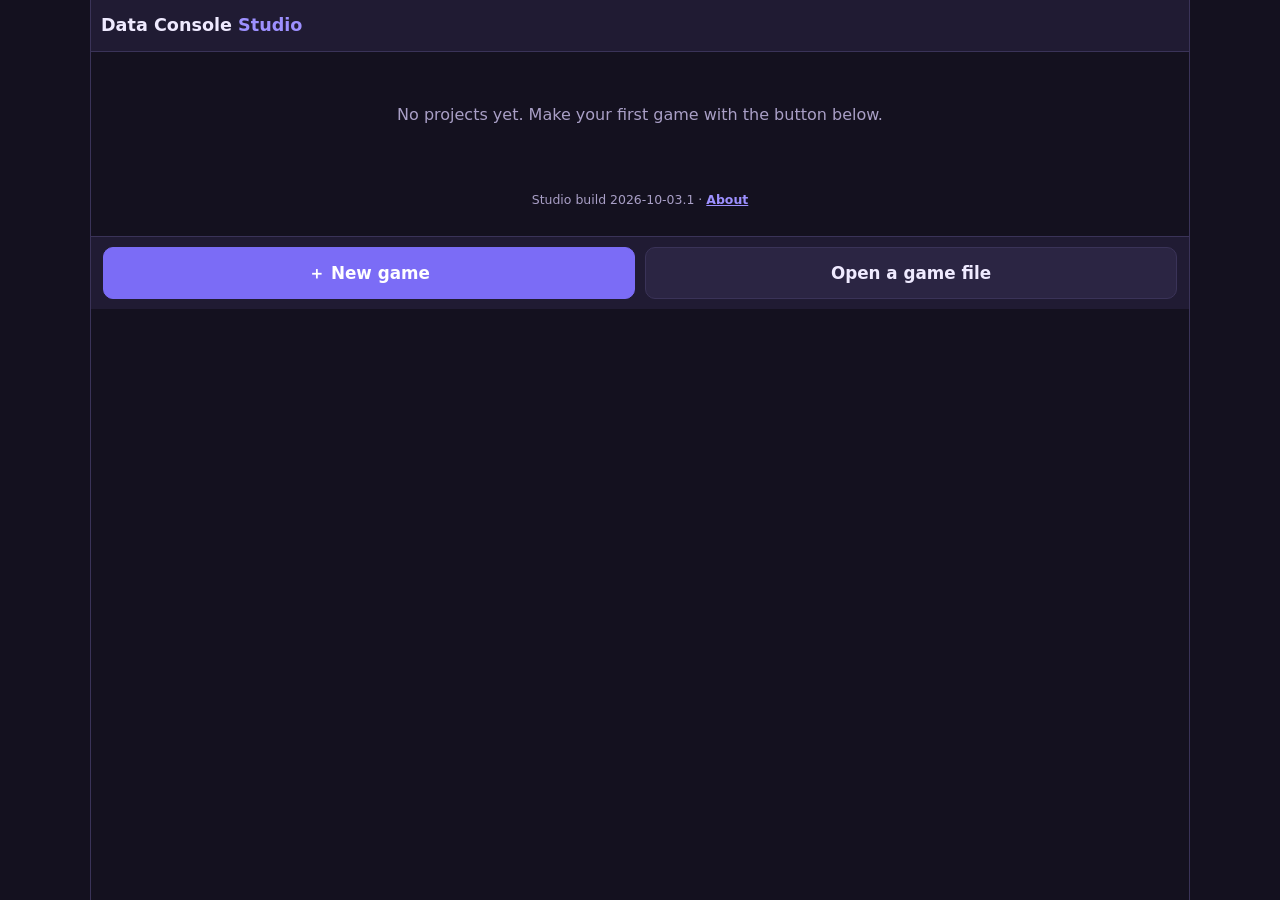
<file: v2/studio.html>
<!doctype html>
<html lang="en">
<head>
<meta charset="utf-8">
<meta name="viewport" content="width=device-width, initial-scale=1, viewport-fit=cover, maximum-scale=1, user-scalable=no">
<meta name="theme-color" content="#14111f">
<title>Data Console Studio</title>
<link rel="icon" type="image/png" sizes="32x32" href="icons/studio-32.png">
<link rel="apple-touch-icon" href="icons/studio-180.png">
<meta name="apple-mobile-web-app-title" content="DC Studio">
<link rel="preconnect" href="https://fonts.googleapis.com">
<link rel="preconnect" href="https://fonts.gstatic.com" crossorigin>
<link href="https://fonts.googleapis.com/css2?family=Press+Start+2P&display=swap" rel="stylesheet">
<link rel="stylesheet" href="studio/studio.css?v=2026-10-03.1">
</head>
<body>
<div id="studio">

  <!-- projects -->
  <div id="screenProjects" class="screen">
    <header class="bar"><h1>Data Console <span>Studio</span></h1></header>
    <main class="scroll"><div id="projList" class="projlist"></div><div id="buildInfo" class="buildinfo"></div></main>
    <footer class="foot">
      <button id="btnNew" class="btn primary big" type="button">＋ New game</button>
      <label class="btn big" for="fileIn">Open a game file</label><input id="fileIn" type="file" accept=".dcart,.json,application/json" hidden>
    </footer>
  </div>

  <!-- editor -->
  <div id="screenEditor" class="screen" hidden>
    <header class="bar">
      <button id="btnBack" class="btn sq" type="button" aria-label="All projects">‹</button>
      <button id="projName" class="pname" type="button" aria-label="Rename project"></button>
      <span id="saveState" class="save saved">Saved</span>
      <button id="btnProblems" class="btn warn-fill" type="button" hidden></button>
      <button id="btnUndo" class="btn sq" type="button" aria-label="Undo" disabled>↶</button>
      <button id="btnRedo" class="btn sq" type="button" aria-label="Redo" disabled>↷</button>
      <button id="btnMenu" class="btn sq" type="button" aria-label="Menu">⋯</button>
    </header>

    <main id="views">
      <section id="viewMap" class="view">
        <div class="maptop">
          <button id="lvlBtn" class="btn" type="button">Level</button>
          <div class="seg" id="modeSeg"><button type="button" data-mode="tiles" class="on">Tiles</button><button type="button" data-mode="things">Things</button></div>
        </div>
        <div class="canvaswrap">
          <canvas id="mapCanvas" aria-label="Level map"></canvas>
          <div class="zoom"><button id="zIn" class="btn sq" type="button" aria-label="Zoom in">＋</button><button id="zOut" class="btn sq" type="button" aria-label="Zoom out">－</button><button id="zFit" class="btn sq" type="button" aria-label="Fit to screen">⤢</button><button id="zSolid" class="btn sq tg" type="button" aria-label="Show solid tiles" title="Show solid tiles">▦</button><button id="zSnap" class="btn sq tg" type="button" aria-label="Snap to grid" title="Snap to grid">⊞</button></div>
        </div>
        <div id="tools" class="tools"></div>
        <div id="selBar" class="clipbar selbar" hidden></div>
        <div id="layerBar" class="layers"></div>
        <div id="palette" class="palette"></div>
      </section>

      <section id="viewThings" class="view scroll" hidden>
        <div class="viewhead"><h2>Things</h2><button id="btnNewThing" class="btn primary" type="button">＋ New thing</button></div>
        <div id="thingGrid" class="thinggrid"></div>
      </section>

      <section id="viewArt" class="view scroll" hidden>
        <div class="viewhead"><h2>Art</h2><div class="hbtns"><label class="btn" for="pngIn">Import PNG</label><input id="pngIn" type="file" accept="image/png,image/gif,image/jpeg,image/webp" hidden><button id="btnNewSprite" class="btn primary" type="button">＋ New sprite</button></div></div>
        <div id="spriteGrid" class="thinggrid"></div>
      </section>

      <section id="viewSound" class="view scroll" hidden>
        <div class="viewhead"><h2>Sound</h2><div class="hbtns"><button id="btnSoundMixer" class="btn" type="button">🎚 Mixer</button></div></div>
        <div id="soundGrid" class="thinggrid"></div>
      </section>

      <section id="viewCode" class="view v1code" hidden>
        <div class="toolbar">
          <button class="primary" id="codeApply" type="button" title="Apply changes to the game (Ctrl/⌘-S)">Apply</button>
          <button id="codeRun" type="button" title="Apply and switch to Play (Ctrl/⌘-Enter)">▶ Play</button>
          <button id="codeFind" type="button">Find</button>
          <span class="seg"><button id="codeFontDown" type="button" aria-label="Smaller text">A−</button><button id="codeFontUp" type="button" aria-label="Larger text">A+</button></span>
          <span class="more">
            <button id="codeMoreBtn" type="button" aria-expanded="false" aria-controls="codeMore">More ▾</button>
            <span class="more-menu" id="codeMore" hidden>
              <button id="codeRestart" type="button">Restart game</button>
              <button id="codeTidy" type="button">Clean up</button>
              <button id="codeCheck" type="button">Check</button>
              <button id="codeExport" type="button">Export</button>
              <label class="filebtn">Import<input type="file" id="codeImport" accept=".json,.dcart,application/json,text/plain" hidden></label>
            </span>
          </span>
        </div>
        <div class="modbar">
          <button id="codeModBtn" class="modbtn" type="button" aria-expanded="false" aria-controls="codeModPanel"><span class="modlabel" id="codeModLabel">Whole game</span><span aria-hidden="true">▾</span></button>
          <button id="codeModRename" type="button" hidden>Rename</button>
          <button id="codeModDelete" class="quiet" type="button" hidden>Delete</button>
        </div>
        <div class="modpanel" id="codeModPanel" hidden></div>
        <div class="report" id="codeReport" aria-live="polite"></div>
        <div id="codeEditor" class="code-host"></div>
      </section>

      <section id="viewGame" class="view scroll" hidden><div id="gameBody" class="gamebody"></div></section>

      <section id="viewPlay" class="view play" hidden>
        <div class="playscreen" id="playWrap">
          <canvas id="playCanvas" width="256" height="224" aria-label="Game screen"></canvas>
          <button class="tapstart" id="tapStart" type="button">Tap to power on</button>
        </div>
        <div id="playProblems" class="playproblems" hidden></div>
        <div class="controls">
          <div class="zone dpad-zone" id="dpadZone"><div class="dpad" id="dpad" role="group" aria-label="Direction pad"><span class="arm d-up"></span><span class="arm d-down"></span><span class="arm d-left"></span><span class="arm d-right"></span><span class="hub"></span></div></div>
          <div class="sys"><button class="pill" data-btn="select" type="button">Select</button><button class="pill" data-btn="start" type="button">Start</button></div>
          <div class="zone face-zone" id="faceZone"><div class="face" role="group" aria-label="Action buttons"><span class="fbtn fy" data-face="y">Y</span><span class="fbtn fx" data-face="x">X</span><span class="fbtn fb" data-face="b">B</span><span class="fbtn fa" data-face="a">A</span></div></div>
        </div>
        <div class="playbar"><button id="btnRestart" class="btn" type="button">↻ Restart</button><button id="btnMixer" class="btn" type="button" aria-label="Sound mixer">🎚 Sound</button><span id="playStats" class="playstats"></span></div>
      </section>
    </main>

    <div id="artEditor" class="artedit" hidden>
      <header class="bar">
        <button id="artBack" class="btn sq" type="button" aria-label="Back to art">‹</button>
        <span id="artName" class="pname"></span>
        <button id="artUndo" class="btn sq sh-undo" type="button" aria-label="Undo" disabled>↶</button>
        <button id="artRedo" class="btn sq sh-redo" type="button" aria-label="Redo" disabled>↷</button>
        <button id="artSave" class="btn sq" type="button" aria-label="Save now" title="Save now">💾</button>
        <button id="artUse" class="btn" type="button" title="Turn this picture into a thing, give it to a thing, or make it a tile">Use ▾</button>
        <button id="artMore" class="btn sq" type="button" aria-label="More">⋯</button>
      </header>
      <div class="canvaswrap"><canvas id="artCanvas" aria-label="Pixel canvas"></canvas>
        <div class="zoom"><button id="aZoomIn" class="btn sq" type="button" aria-label="Zoom in">＋</button><button id="aZoomOut" class="btn sq" type="button" aria-label="Zoom out">－</button><button id="aFit" class="btn sq" type="button" aria-label="Fit">⤢</button><button id="aGrid" class="btn sq tg" type="button" title="Grid">⊞</button><button id="aOnion" class="btn sq tg" type="button" title="Show previous frame faintly">🧅</button><button id="aMirror" class="btn sq tg" type="button" title="Mirror left/right">⇋</button><button id="aRef" class="btn sq tg" type="button" title="Show with another sprite" aria-label="Show with another sprite">👥</button></div>
      </div>
      <div id="artTools" class="tools"></div>
      <div id="artClip" class="clipbar" hidden></div>
      <div id="artPalette" class="palette swatches"></div>
      <div id="artFrames" class="palette frames"></div>
    </div>

    <div id="sfxEditor" class="artedit sndedit" hidden>
      <header class="bar">
        <button id="sfxBack" class="btn sq" type="button" aria-label="Back to sound">‹</button>
        <span id="sfxName" class="pname"></span>
        <button id="sfxPlay" class="btn primary" type="button" aria-label="Play this sound">▶ Play</button>
        <button id="sfxUndo" class="btn sq sh-undo" type="button" aria-label="Undo" disabled>↶</button>
        <button id="sfxRedo" class="btn sq sh-redo" type="button" aria-label="Redo" disabled>↷</button>
        <button id="sfxMore" class="btn sq" type="button" aria-label="More">⋯</button>
      </header>
      <div class="sfx-body">
        <div class="f-label">Start from a kind of sound <small>tap again for another one</small></div>
        <div id="sfxKinds" class="sfx-kinds"></div>
        <div class="sfx-graph"><canvas id="sfxCanvas" aria-label="Pitch graph: drag up and down to change the pitch"></canvas></div>
        <div id="sfxControls"></div>
      </div>
    </div>

    <div id="musicEditor" class="artedit sndedit" hidden>
      <header class="bar">
        <button id="musBack" class="btn sq" type="button" aria-label="Back to sound">‹</button>
        <span id="musName" class="pname"></span>
        <button id="musPlay" class="btn primary" type="button" aria-label="Play the song">▶ Play</button>
        <button id="musUndo" class="btn sq sh-undo" type="button" aria-label="Undo" disabled>↶</button>
        <button id="musRedo" class="btn sq sh-redo" type="button" aria-label="Redo" disabled>↷</button>
        <button id="musMore" class="btn sq" type="button" aria-label="More">⋯</button>
      </header>
      <div id="musSettings" class="mus-set"></div>
      <div id="musTracks" class="mus-set mus-tracks"></div>
      <div id="musStrip" class="mus-strip"></div>
      <div class="rollwrap"><canvas id="rollCanvas" aria-label="Piano roll: tap to add a note, tap a note to remove it, drag to make it longer"></canvas>
        <div class="zoom"><button id="rollZoomIn" class="btn sq" type="button" aria-label="Wider steps">＋</button><button id="rollZoomOut" class="btn sq" type="button" aria-label="Narrower steps">－</button><button id="rollFit" class="btn sq" type="button" aria-label="Show the whole song">⤢</button></div>
      </div>
      <div id="musTools" class="tools"></div>
    </div>

    <nav id="tabs" class="tabs">
      <button type="button" data-tab="map" class="on"><span>🗺️</span>Map</button>
      <button type="button" data-tab="things"><span>🧩</span>Things</button>
      <button type="button" data-tab="art"><span>🎨</span>Art</button>
      <button type="button" data-tab="sound"><span>🎵</span>Sound</button>
      <button type="button" data-tab="code"><span>📝</span>Code</button>
      <button type="button" data-tab="game"><span>⚙️</span>Game</button>
      <button type="button" data-tab="play"><span>▶️</span>Play</button>
    </nav>
  </div>

  <div id="sheets"></div>
  <div id="toast" role="status" aria-live="polite"></div>
</div>

<script>window.DC2_MISSING = []; window.__miss = function (el) { DC2_MISSING.push(String(el.getAttribute("src")).split("?")[0]); };</script>
<script src="studio/version.js?v=2026-10-03.1" onerror="__miss(this)"></script>
<script src="nozoom.js?v=2026-10-03.1" onerror="__miss(this)"></script>
<script src="../js/core.js?v=2026-10-03.1" onerror="__miss(this)"></script>
<script src="../js/expr.js?v=2026-10-03.1" onerror="__miss(this)"></script>
<script src="../js/audio.js?v=2026-10-03.1" onerror="__miss(this)"></script>
<script src="../js/sensors.js?v=2026-10-03.1" onerror="__miss(this)"></script>
<script src="../js/input.js?v=2026-10-03.1" onerror="__miss(this)"></script>
<script src="../js/codeeditor.js?v=2026-10-03.1" onerror="__miss(this)"></script>
<script src="kernel.js?v=2026-10-03.1" onerror="__miss(this)"></script>
<script src="ext/space.js?v=2026-10-03.1" onerror="__miss(this)"></script>
<script src="ext/platformer.js?v=2026-10-03.1" onerror="__miss(this)"></script>
<script src="ext/combat.js?v=2026-10-03.1" onerror="__miss(this)"></script>
<script src="ext/dialogue.js?v=2026-10-03.1" onerror="__miss(this)"></script>
<script src="ext/farm.js?v=2026-10-03.1" onerror="__miss(this)"></script>
<script src="ext/stealth.js?v=2026-10-03.1" onerror="__miss(this)"></script>
<script src="render.js?v=2026-10-03.1" onerror="__miss(this)"></script>
<script src="mixer.js?v=2026-10-03.1" onerror="__miss(this)"></script>
<script src="runner.js?v=2026-10-03.1" onerror="__miss(this)"></script>
<script src="studio/core.js?v=2026-10-03.1" onerror="__miss(this)"></script>
<script src="studio/clip.js?v=2026-10-03.1" onerror="__miss(this)"></script>
<script src="studio/v1import.js?v=2026-10-03.1" onerror="__miss(this)"></script>
<script src="studio/starters.js?v=2026-10-03.1" onerror="__miss(this)"></script>
<script src="studio/forms.js?v=2026-10-03.1" onerror="__miss(this)"></script>
<script src="studio/mapview.js?v=2026-10-03.1" onerror="__miss(this)"></script>
<script src="studio/ui.js?v=2026-10-03.1" onerror="__miss(this)"></script>
<script src="studio/art.js?v=2026-10-03.1" onerror="__miss(this)"></script>
<script src="studio/mixer-ui.js?v=2026-10-03.1" onerror="__miss(this)"></script>
<script src="studio/audio-core.js?v=2026-10-03.1" onerror="__miss(this)"></script>
<script src="studio/sound-ui.js?v=2026-10-03.1" onerror="__miss(this)"></script>
<script src="studio/music-ui.js?v=2026-10-03.1" onerror="__miss(this)"></script>
<script src="studio/code.js?v=2026-10-03.1" onerror="__miss(this)"></script>
</body>
</html>
</file>
<file: css/console.css>
/* Data Console — a translucent-purple handheld with a lilac workbench */
:root {
  --shell: #5b4a86;
  --shell-hi: #7866aa;
  --shell-lo: #3c3063;
  --bezel: #29233d;
  --ink: #1d1830;
  --ink-soft: #544c6e;
  --panel: #e6e2ef;
  --paper: #f5f3fa;
  --line: #c8c0da;
  --btn-a: #d8433b;
  --btn-b: #e7b331;
  --btn-x: #3b76c8;
  --btn-y: #3f9a5a;
  --led: #ff5a66;
  --ok: #2f7d4f;
  --warn: #9a6a00;
  --err: #b0302b;
  --ui: "Chakra Petch", "Segoe UI", system-ui, sans-serif;
  --mono: "IBM Plex Mono", ui-monospace, Menlo, Consolas, monospace;
  --pixel: "Press Start 2P", monospace;
  --safe-t: env(safe-area-inset-top, 0px);
  --safe-b: env(safe-area-inset-bottom, 0px);
}
* { box-sizing: border-box; }
html, body { touch-action: manipulation; -webkit-text-size-adjust: 100%; text-size-adjust: 100%; margin: 0; height: 100%; background: var(--shell-lo); color: var(--ink); font-family: var(--ui); font-size: 16px; -webkit-tap-highlight-color: transparent; }
body { overscroll-behavior: none; }
button, input, select, textarea { font: inherit; color: inherit; }
button { cursor: pointer; }
:focus-visible { outline: 3px solid var(--btn-b); outline-offset: 2px; }

#app, #toast { -webkit-user-select: none; user-select: none; -webkit-touch-callout: none; }
input, textarea, select, .report, .lede, .hint, .code-big { -webkit-user-select: text; user-select: text; -webkit-touch-callout: default; }
#app { position: fixed; left: 0; right: 0; top: var(--app-top, 0px); height: var(--app-h, 100dvh); display: grid; grid-template-rows: auto 1fr; grid-template-columns: minmax(0, 1fr); padding-top: var(--safe-t); }

/* ---------- top bar ---------- */
.topbar {
  min-width: 0; display: flex; align-items: center; gap: 12px; padding: 8px 12px 0;
  background: var(--shell); color: #f1ecff;
}
.brand { display: flex; align-items: center; gap: 8px; font-weight: 700; letter-spacing: 0.02em; white-space: nowrap; }
.brand-mark { width: 18px; height: 14px; border-radius: 3px; background: var(--bezel); box-shadow: inset 0 0 0 2px var(--shell-hi); }
.brand-name { font-size: 1.05rem; }
.linkdot { width: 8px; height: 8px; border-radius: 50%; background: var(--shell-lo); }
.linkdot.live { background: #7ef0a0; box-shadow: 0 0 8px #7ef0a0; }
.tabs { display: flex; gap: 2px; overflow-x: auto; min-width: 0; scrollbar-width: none; margin-left: auto; }
.tabs::-webkit-scrollbar { display: none; }
.tabs button {
  border: 0; background: transparent; color: #d9d0f3; padding: 9px 12px 11px; font-weight: 600; font-size: 0.95rem;
  border-radius: 8px 8px 0 0; white-space: nowrap;
}
.tabs button.on { background: var(--panel); color: var(--ink); }
#tabs button[data-tab="play"].on { background: var(--shell-lo); color: #fff; }

/* ---------- sections ---------- */
main { position: relative; min-height: 0; }
.tab { position: absolute; inset: 0; display: none; flex-direction: column; overflow: auto; background: var(--panel); padding-bottom: var(--safe-b); }
.tab.on { display: flex; }

/* ---------- the handheld ---------- */
#tab-play {
  --pad: min(calc(50vw - 20px), 30vh, 230px);
  touch-action: none; -webkit-user-select: none; user-select: none; -webkit-touch-callout: none;
  background:
    radial-gradient(120% 70% at 20% 0%, rgba(255, 255, 255, 0.10), transparent 60%),
    repeating-linear-gradient(115deg, rgba(255, 255, 255, 0.025) 0 2px, transparent 2px 7px),
    var(--shell-lo);
  color: #efeaff; overflow: hidden;
}
.shell { flex: 1; min-height: 0; display: flex; flex-direction: column; padding: 10px 10px 2px; gap: 8px; }
.bezel {
  flex: 1; min-height: 0; min-width: 0; display: flex; flex-direction: column;
  background: var(--bezel); border-radius: 14px 14px 36px 14px; padding: 14px 14px 8px;
  box-shadow: inset 0 2px 0 rgba(255, 255, 255, 0.06), 0 2px 0 rgba(0, 0, 0, 0.35);
}
.screen-wrap { position: relative; flex: 1; min-height: 120px; min-width: 0; overflow: hidden; }
#screen { position: absolute; inset: 0; margin: auto; image-rendering: pixelated; image-rendering: crisp-edges; background: #222034; display: block; }
.tapstart {
  position: absolute; inset: 0; margin: auto; width: max-content; height: max-content; padding: 12px 18px;
  font-family: var(--pixel); font-size: 11px; line-height: 1.6; color: #fbf236; background: rgba(20, 16, 34, 0.86);
  border: 2px solid #fbf236; border-radius: 4px;
}
.bezel-foot { display: flex; align-items: center; gap: 8px; padding-top: 8px; font-size: 0.8rem; color: #a99fc6; min-width: 0; }
.bezel-foot span:last-child { white-space: nowrap; overflow: hidden; text-overflow: ellipsis; }
.power { width: 7px; height: 7px; border-radius: 50%; background: var(--led); box-shadow: 0 0 6px var(--led); flex: none; }

.controls {
  display: grid; grid-template-columns: minmax(0, 1fr) minmax(0, 1fr); align-items: stretch; gap: 2px 8px; padding: 2px 0 4px;
}
.zone { display: flex; align-items: center; touch-action: none; min-width: 0; }
.dpad-zone { justify-content: flex-start; }
.face-zone { justify-content: flex-end; }

.dpad { position: relative; width: var(--pad); height: var(--pad); flex: none; pointer-events: none; }
.dpad .arm, .dpad .hub { position: absolute; background: #221c33; }
.dpad .d-up, .dpad .d-down { left: 34%; width: 32%; height: 36%; }
.dpad .d-left, .dpad .d-right { top: 34%; height: 32%; width: 36%; }
.dpad .d-up { top: 0; border-radius: 10px 10px 0 0; }
.dpad .d-down { bottom: 0; border-radius: 0 0 10px 10px; }
.dpad .d-left { left: 0; border-radius: 10px 0 0 10px; }
.dpad .d-right { right: 0; border-radius: 0 10px 10px 0; }
.dpad .hub { left: 34%; top: 34%; width: 32%; height: 32%; }
.dpad .hub::after { content: ""; position: absolute; inset: 28%; border-radius: 50%; background: #2e2645; }
.dpad .arm { box-shadow: inset 0 -5px 0 rgba(0, 0, 0, 0.35); transition: background 60ms; }
.dpad[data-dir~="up"] .d-up, .dpad[data-dir~="down"] .d-down, .dpad[data-dir~="left"] .d-left, .dpad[data-dir~="right"] .d-right { background: #3a3056; box-shadow: none; }

.sys { grid-column: 1 / -1; grid-row: 2; display: flex; justify-content: center; gap: 14px; }
.pill {
  border: 0; border-radius: 999px; min-width: 64px; min-height: 36px; padding: 6px 12px; font-size: 0.78rem; font-weight: 700; letter-spacing: 0.03em;
  background: #2a2340; color: #b6acd6; touch-action: none;
}
.pill.down { background: #3d3359; color: #fff; }

.face { position: relative; width: var(--pad); height: var(--pad); flex: none; pointer-events: none; }
.fbtn {
  position: absolute; width: 38%; height: 38%; border-radius: 50%; display: grid; place-items: center;
  font-weight: 700; font-size: calc(var(--pad) * 0.12); color: rgba(0, 0, 0, 0.55);
  box-shadow: inset 0 -5px 0 rgba(0, 0, 0, 0.25), 0 3px 0 rgba(0, 0, 0, 0.35);
}
.fbtn.down { transform: translateY(2px); box-shadow: inset 0 -2px 0 rgba(0, 0, 0, 0.25), 0 1px 0 rgba(0, 0, 0, 0.35); filter: brightness(1.12); }
.fx { left: 31%; top: 0; background: var(--btn-x); }
.fy { left: 0; top: 31%; background: var(--btn-y); }
.fa { right: 0; top: 31%; background: var(--btn-a); }
.fb { left: 31%; bottom: 0; background: var(--btn-b); }

.playbar { display: flex; gap: 8px; justify-content: center; padding: 0 12px 10px; }
.playbar button { touch-action: manipulation; border: 0; background: rgba(255, 255, 255, 0.08); color: #d9d0f3; border-radius: 999px; padding: 7px 14px; font-size: 0.85rem; font-weight: 600; }

@media (orientation: landscape) and (max-height: 560px) {
  #tab-play { --pad: min(44vh, 25vw, 210px); }
  .shell { display: grid; grid-template-columns: calc(var(--pad) + 12px) minmax(0, 1fr) calc(var(--pad) + 12px); grid-template-rows: minmax(0, 1fr) auto; padding: 6px max(10px, env(safe-area-inset-right)) 4px max(10px, env(safe-area-inset-left)); gap: 4px 12px; }
  .controls { display: contents; }
  .bezel { grid-column: 2; grid-row: 1 / span 2; padding: 8px 10px 6px; border-radius: 12px; }
  .dpad-zone { grid-column: 1; grid-row: 1 / span 2; justify-content: center; }
  .face-zone { grid-column: 3; grid-row: 1; justify-content: center; }
  .sys { grid-column: 3; grid-row: 2; flex-direction: row; justify-content: center; padding: 0; }
  .playbar { display: none; }
  .topbar { padding-top: 4px; }
}
@media (min-width: 900px) and (orientation: landscape) {
  #tab-play { --pad: min(34vh, 20vw, 240px); }
  .shell { max-width: 1300px; margin: 0 auto; width: 100%; display: grid; grid-template-columns: calc(var(--pad) + 20px) minmax(0, 1fr) calc(var(--pad) + 20px); grid-template-rows: minmax(0, 1fr) auto; gap: 8px 28px; }
  .controls { display: contents; }
  .bezel { grid-column: 2; grid-row: 1 / span 2; }
  .dpad-zone { grid-column: 1; grid-row: 1 / span 2; justify-content: center; }
  .face-zone { grid-column: 3; grid-row: 1; justify-content: center; }
  .sys { grid-column: 3; grid-row: 2; flex-direction: row; justify-content: center; }
}

/* ---------- workbench (editor tabs) ---------- */
.toolbar { display: flex; flex-wrap: wrap; gap: 6px; align-items: center; padding: 10px 12px; background: var(--panel); border-bottom: 1px solid var(--line); position: sticky; top: 0; z-index: 2; }
.toolbar.foot { position: static; border-bottom: 0; border-top: 1px solid var(--line); }
.toolbar button, .row button, .filebtn, .panel > button, .joinrow button, .room button, .cartlist button {
  border: 1px solid var(--line); background: var(--paper); border-radius: 8px; padding: 8px 12px; font-weight: 600; font-size: 0.92rem;
  min-height: 40px;
}
button.primary { background: var(--shell); border-color: var(--shell); color: #fff; }
button.quiet { background: transparent; color: var(--ink-soft); }
button.on { background: var(--ink); border-color: var(--ink); color: #fff; }
button.big { padding: 12px 18px; font-size: 1rem; }
button.link { border: 0; background: none; padding: 0; min-height: 0; color: var(--shell); font-weight: 600; text-decoration: underline; }
.filebtn { display: inline-flex; align-items: center; position: relative; overflow: hidden; cursor: pointer; }
.filebtn input { position: absolute; inset: 0; opacity: 0; cursor: pointer; }
select, input[type="number"], input:not([type]), .joinrow input { border: 1px solid var(--line); background: var(--paper); border-radius: 8px; padding: 8px 10px; min-height: 40px; }
input[type="number"] { width: 5.5em; }
.seg { display: inline-flex; }
.seg button { border-radius: 0; margin-left: -1px; }
.seg button:first-child { border-radius: 8px 0 0 8px; margin-left: 0; }
.seg button:last-child { border-radius: 0 8px 8px 0; }
.seg.wide { display: flex; margin: 4px 0 14px; }
.seg.wide button { flex: 1; border: 1px solid var(--line); background: var(--paper); padding: 9px; font-weight: 600; }
.seg.wide button.on { background: var(--ink); color: #fff; border-color: var(--ink); }
.row { display: flex; flex-wrap: wrap; align-items: center; gap: 6px; margin: 8px 0; }
.inline { display: inline-flex; align-items: center; gap: 6px; font-weight: 600; font-size: 0.9rem; }
.hint { color: var(--ink-soft); font-size: 0.86rem; margin: 6px 0; line-height: 1.45; }

/* code */
textarea.code {
  flex: 1; min-height: 50vh; width: 100%; border: 0; resize: none; padding: 12px 14px;
  font-family: var(--mono); font-size: 13px; line-height: 1.5; background: var(--paper); color: var(--ink);
  white-space: pre; overflow-wrap: normal; overflow: auto; tab-size: 2;
}
textarea.code.small { flex: none; min-height: 0; border: 1px solid var(--line); border-radius: 8px; font-size: 12px; }
.report:empty { display: none; }
.report ul { list-style: none; margin: 0; padding: 8px 12px; display: grid; gap: 4px; max-height: 24vh; overflow: auto; }
.report li { font-size: 0.86rem; line-height: 1.4; padding: 4px 8px 4px 22px; border-radius: 6px; position: relative; white-space: pre-wrap; font-family: var(--ui); }
.report li::before { position: absolute; left: 7px; top: 4px; font-weight: 700; }
.report li.err { background: #f6dcda; color: var(--err); }
.report li.err::before { content: "!"; }
.report li.warn { background: #f4ead0; color: var(--warn); }
.report li.warn::before { content: "?"; }
.report li.fix { background: #dcece2; color: var(--ok); }
.report li.fix::before { content: "✓"; left: 5px; }
.panel .report ul { padding: 8px 0; }

/* code editor */
#tab-code { overflow: hidden; }
.code-host { flex: 1; min-height: 0; display: flex; }
.ce {
  --ce-font: 16px; --ce-gutter: 3.2ch; --ce-pad: 10px;
  flex: 1; min-width: 0; min-height: 0; display: flex; flex-direction: column; background: var(--paper);
  font-family: var(--mono); font-size: var(--ce-font); line-height: 1.55;
}
.ce-body { flex: 1; min-height: 0; display: flex; position: relative; }
.ce-gutter {
  flex: none; width: calc(var(--ce-gutter) + 12px); overflow: hidden; background: var(--panel); border-right: 1px solid var(--line);
  color: #9a91b4; text-align: right;
}
.ce-lines { margin: 0; padding: var(--ce-pad) 8px var(--ce-pad) 0; font: inherit; line-height: inherit; will-change: transform; }
.ce-view { position: relative; flex: 1; min-width: 0; overflow: hidden; }
.ce-hl, .ce-ta {
  margin: 0; border: 0; padding: var(--ce-pad) 14px 40vh var(--ce-pad);
  font: inherit; line-height: inherit; letter-spacing: 0; tab-size: 2; white-space: pre; word-wrap: normal; overflow-wrap: normal;
}
.ce-hl { position: absolute; top: 0; left: 0; min-width: 100%; pointer-events: none; color: var(--ink); will-change: transform; }
.ce-ta {
  position: absolute; inset: 0; width: 100%; height: 100%; resize: none; outline: none; overflow: auto;
  background: transparent; color: transparent; caret-color: var(--ink); -webkit-text-fill-color: transparent;
  -webkit-user-select: text; user-select: text;
}
.ce-ta::selection { background: rgba(91, 74, 134, 0.28); -webkit-text-fill-color: transparent; }
.ce-mark { position: absolute; left: 0; right: 0; background: rgba(216, 67, 59, 0.14); border-left: 3px solid var(--err); pointer-events: none; will-change: transform; }
.ce .k { color: #5b3f9e; }
.ce .s { color: #2c6e49; }
.ce .n { color: #b3541e; }
.ce .b { color: #b0302b; font-weight: 500; }
.ce .p { color: #7a7196; }
.ce .x { color: var(--err); text-decoration: underline wavy; }
.ce .px { border-radius: 2px; }
.ce .px0 { color: #b9b2cc; }
.ce-find { display: flex; flex-wrap: wrap; gap: 6px; align-items: center; padding: 8px 10px; background: var(--panel); border-bottom: 1px solid var(--line); font-family: var(--ui); font-size: 0.9rem; }
.ce-find input { flex: 1 1 130px; min-width: 0; border: 1px solid var(--line); border-radius: 8px; padding: 7px 10px; background: var(--paper); font-size: 16px; }
.ce-find button { border: 1px solid var(--line); background: var(--paper); border-radius: 8px; min-height: 36px; min-width: 36px; padding: 4px 10px; font-weight: 600; }
.ce-count { color: var(--ink-soft); min-width: 5em; }
.ce-keys { display: none; gap: 4px; padding: 6px 8px; overflow-x: auto; background: var(--panel); border-top: 1px solid var(--line); scrollbar-width: none; }
.ce-keys::-webkit-scrollbar { display: none; }
.ce-keys button { flex: none; min-width: 44px; min-height: 40px; border: 1px solid var(--line); border-radius: 8px; background: var(--paper); font-family: var(--mono); font-size: 16px; font-weight: 500; touch-action: manipulation; }
.ce-keys button:active { background: var(--ink); color: #fff; }
@media (pointer: coarse) { .ce-keys { display: flex; } }

.modbar { display: flex; gap: 6px; align-items: center; padding: 8px 12px; background: var(--panel); border-bottom: 1px solid var(--line); }
.modbar button { border: 1px solid var(--line); background: var(--paper); border-radius: 8px; padding: 7px 12px; min-height: 40px; font-weight: 600; font-size: 0.92rem; }
.modbtn { display: inline-flex; align-items: center; gap: 8px; min-width: 0; flex: 0 1 auto; background: var(--ink) !important; color: #fff; border-color: var(--ink) !important; }
.modlabel { white-space: nowrap; overflow: hidden; text-overflow: ellipsis; }
.modpanel { max-height: 55%; overflow: auto; padding: 4px 12px 12px; background: var(--panel); border-bottom: 1px solid var(--line); box-shadow: 0 8px 18px rgba(29, 24, 48, 0.12); }
.modgroup h4 { display: flex; align-items: center; gap: 8px; margin: 12px 0 6px; font-size: 0.8rem; letter-spacing: 0.06em; text-transform: uppercase; color: var(--ink-soft); }
.modgroup h4 .n { background: var(--line); color: var(--ink); border-radius: 999px; padding: 0 7px; font-size: 0.75rem; letter-spacing: 0; }
.addmod { margin-left: auto; border: 0; background: none; color: var(--shell); font-weight: 700; padding: 4px 2px; text-transform: none; letter-spacing: 0; font-size: 0.88rem; }
.modgrid { display: grid; grid-template-columns: repeat(auto-fill, minmax(140px, 1fr)); gap: 6px; }
.modrow { display: grid; text-align: left; gap: 1px; padding: 8px 10px; border: 1px solid var(--line); border-radius: 8px; background: var(--paper); font-weight: 600; min-height: 42px; }
.modrow span { overflow: hidden; text-overflow: ellipsis; white-space: nowrap; }
.modrow small { color: var(--ink-soft); font-weight: 500; font-size: 0.78rem; }
.modrow.on { border-color: var(--ink); box-shadow: inset 0 0 0 1px var(--ink); }
.report li.jump { cursor: pointer; text-decoration: underline; text-decoration-style: dotted; text-underline-offset: 3px; }

/* brush sheet */
dialog.sheet {
  width: min(560px, 100vw); max-height: min(88vh, calc(var(--app-h, 100dvh) - 20px)); margin: auto auto 0; padding: 0; border: 0; border-radius: 16px 16px 0 0;
  background: var(--panel); color: var(--ink); box-shadow: 0 -8px 30px rgba(0, 0, 0, 0.3);
}
@media (min-width: 640px) { dialog.sheet { margin: auto; border-radius: 16px; } }
dialog.sheet::backdrop { background: rgba(29, 24, 48, 0.55); }
.sheet-inner { display: flex; flex-direction: column; gap: 10px; padding: 16px 16px calc(16px + var(--safe-b)); max-height: inherit; }
.sheet-head { display: flex; align-items: center; justify-content: space-between; }
.sheet-head h3 { margin: 0; font-size: 1.15rem; }
.sheet-head button { border: 0; background: none; font-weight: 600; color: var(--ink-soft); min-height: 40px; }
.bd-top { display: flex; flex-wrap: wrap; gap: 12px; align-items: center; justify-content: space-between; }
.bd-top .seg button { border: 1px solid var(--line); background: var(--paper); padding: 8px 18px; min-height: 40px; font-weight: 600; }
.bd-top .seg button.on { background: var(--ink); border-color: var(--ink); color: #fff; }
.charin { width: 2.6em; text-align: center; font-family: var(--mono); font-size: 20px !important; font-weight: 500; padding: 4px !important; }
.charin[readonly] { background: var(--panel) !important; }
#bdHelp { margin: 0; min-height: 2.9em; }
#bdSearch { border: 1px solid var(--line); background: var(--paper); border-radius: 8px; padding: 8px 10px; font-size: 16px; }
.bd-grid { display: grid; grid-template-columns: repeat(auto-fill, minmax(82px, 1fr)); gap: 6px; overflow: auto; min-height: 120px; flex: 1; padding: 2px; }
.bd-item { display: grid; justify-items: center; align-content: start; gap: 4px; padding: 8px 4px; border: 1px solid var(--line); border-radius: 10px; background: var(--paper); min-width: 0; }
.bd-item canvas { width: 44px; height: 44px; image-rendering: pixelated; background: repeating-conic-gradient(#e6e2ef 0 25%, #f5f3fa 0 50%) 0 0 / 8px 8px; border-radius: 4px; }
.bd-item span { font-size: 0.8rem; font-weight: 600; max-width: 100%; overflow: hidden; text-overflow: ellipsis; white-space: nowrap; }
.bd-item small { font-size: 0.7rem; color: var(--ink-soft); max-width: 100%; overflow: hidden; text-overflow: ellipsis; white-space: nowrap; }
.bd-item.on { border-color: var(--shell); box-shadow: inset 0 0 0 2px var(--shell); background: #ece6fa; color: var(--ink); }
.bd-props { display: flex; flex-wrap: wrap; gap: 8px 16px; }
.bd-actions { display: flex; gap: 8px; justify-content: space-between; }
.bd-actions button { border: 1px solid var(--line); background: var(--paper); border-radius: 8px; padding: 9px 16px; min-height: 44px; font-weight: 600; }
.bd-actions button.primary { margin-left: auto; background: var(--shell); border-color: var(--shell); color: #fff; }
.bd-actions button:disabled { opacity: 0.45; }

/* sprites */
.sp-body { display: grid; gap: 12px; padding: 12px; }
@media (min-width: 760px) { .sp-body { grid-template-columns: minmax(0, 1fr) 340px; align-items: start; } }
.sp-canvas-wrap { display: grid; place-items: center; background: var(--paper); border: 1px solid var(--line); border-radius: 10px; padding: 8px; min-height: 220px; }
#spCanvas { touch-action: none; image-rendering: pixelated; max-width: 100%; }
.framelabel { min-width: 4.5em; text-align: center; font-weight: 700; font-variant-numeric: tabular-nums; }
.palette { display: grid; grid-template-columns: repeat(11, 1fr); gap: 4px; margin: 10px 0; }
.sw { aspect-ratio: 1; border: 2px solid transparent; border-radius: 6px; padding: 0; min-height: 26px; }
.sw.on { border-color: var(--ink); box-shadow: 0 0 0 2px var(--paper) inset; }
.sw.clear { background: repeating-conic-gradient(#d3cfdd 0 25%, #f5f3fa 0 50%) 0 0 / 10px 10px; }
.preview { align-items: flex-start; gap: 12px; }
#spPreview { width: 64px; height: 64px; image-rendering: pixelated; background: repeating-conic-gradient(#d3cfdd 0 25%, #f5f3fa 0 50%) 0 0 / 8px 8px; border-radius: 6px; border: 1px solid var(--line); flex: none; }

/* maps */
.brushes { display: flex; gap: 6px; overflow-x: auto; padding: 8px 12px; background: var(--panel); border-bottom: 1px solid var(--line); }
.brush { flex: none; display: grid; justify-items: center; gap: 2px; min-width: 52px; padding: 6px 6px 4px; border: 1px solid var(--line); border-radius: 8px; background: var(--paper); }
.brush canvas { width: 28px; height: 28px; image-rendering: pixelated; }
.brush span { font-family: var(--mono); font-size: 12px; }
.brush.ent { border-style: dashed; }
.brush.on { border-color: var(--ink); background: var(--ink); color: #fff; }
.map-wrap { flex: 1; min-height: 240px; overflow: auto; background: #1d1830; padding: 12px; }
.map-wrap canvas { image-rendering: pixelated; touch-action: none; display: block; }
.map-wrap.panning canvas { touch-action: auto; }

/* panels (ai, link) */
.panel { width: 100%; max-width: 680px; margin: 0 auto; padding: 16px 16px 32px; }
.panel h2 { font-size: 1.3rem; margin: 18px 0 6px; line-height: 1.2; }
.panel h2:first-child { margin-top: 4px; }
.lede { margin: 0 0 12px; line-height: 1.5; color: var(--ink-soft); max-width: 60ch; }
.field { display: grid; gap: 6px; font-weight: 600; margin-bottom: 10px; }
.field textarea { border: 1px solid var(--line); border-radius: 8px; padding: 10px 12px; background: var(--paper); font-family: var(--ui); font-weight: 500; line-height: 1.45; resize: vertical; }
.fieldlabel { font-weight: 600; margin: 6px 0; }
.chips { display: flex; flex-wrap: wrap; gap: 6px; margin-bottom: 10px; }
.chip { border: 1px solid var(--line); background: var(--paper); border-radius: 999px; padding: 7px 12px; font-size: 0.88rem; font-weight: 600; }
.chip.on { background: var(--shell); border-color: var(--shell); color: #fff; }
.opts { display: grid; gap: 10px; margin: 8px 0 14px; }
.check { display: flex; align-items: center; gap: 8px; font-weight: 600; }
.check input { width: 20px; height: 20px; accent-color: var(--shell); }
.opts select { flex: 1; min-width: 0; }
#aiPromptBox { margin-top: 12px; }
#aiReply { width: 100%; margin-top: 4px; }
#aiPrompt { width: 100%; }

.room { display: grid; justify-items: start; gap: 6px; margin: 14px 0; padding: 14px 16px; border-radius: 12px; background: var(--bezel); color: #efeaff; }
.roomlabel { font-size: 0.85rem; color: #a99fc6; }
.code-big { font-family: var(--pixel); font-size: 26px; letter-spacing: 0.12em; color: #fbf236; }
.room button { background: rgba(255, 255, 255, 0.1); color: #fff; border-color: transparent; }
.joinrow { display: flex; gap: 8px; margin: 14px 0; }
.joinrow input { flex: 1; min-width: 0; font-family: var(--mono); text-transform: uppercase; letter-spacing: 0.1em; }
.peers { list-style: none; padding: 0; margin: 8px 0; display: grid; gap: 4px; }
.peers li { padding: 8px 12px; background: var(--paper); border-radius: 8px; border: 1px solid var(--line); font-weight: 600; }
.status { font-weight: 600; }

/* library */
.cartlist { list-style: none; margin: 0; padding: 12px; display: grid; gap: 8px; }
.cartlist li { display: flex; flex-wrap: wrap; gap: 8px; align-items: center; justify-content: space-between; padding: 12px 14px; background: var(--paper); border: 1px solid var(--line); border-radius: 10px; }
.cartlist li.empty { color: var(--ink-soft); justify-content: flex-start; border-style: dashed; background: transparent; }
.ct { display: grid; gap: 2px; min-width: 0; }
.ct span { color: var(--ink-soft); font-size: 0.85rem; }
.ca { display: flex; gap: 6px; }

/* toast */
#toast {
  position: fixed; left: 50%; bottom: calc(18px + var(--safe-b)); transform: translate(-50%, 20px); opacity: 0; pointer-events: none;
  max-width: min(92vw, 520px); padding: 10px 16px; border-radius: 10px; background: var(--ink); color: #fff; font-weight: 600; font-size: 0.92rem; line-height: 1.4;
  transition: opacity 160ms, transform 160ms; z-index: 50; box-shadow: 0 6px 20px rgba(0, 0, 0, 0.3);
}
#toast.on { opacity: 1; transform: translate(-50%, 0); }
[hidden] { display: none !important; }

@media (max-width: 380px) { .tabs button { padding: 9px 9px 11px; } }
@media (prefers-reduced-motion: reduce) { * { transition: none !important; } }

/* ---------- live editing & dev tools ---------- */
.more { position: relative; display: inline-flex; }
.more-menu {
  position: absolute; top: calc(100% + 6px); right: 0; z-index: 20; display: grid; gap: 4px; min-width: 170px; padding: 6px;
  background: var(--paper); border: 1px solid var(--line); border-radius: 10px; box-shadow: 0 10px 24px rgba(29, 24, 48, 0.18);
}
.more-menu button, .more-menu .filebtn { width: 100%; justify-content: flex-start; text-align: left; border: 0 !important; background: transparent !important; }
.more-menu button:hover, .more-menu .filebtn:hover { background: var(--panel) !important; }
@media (max-width: 480px) { .more-menu { right: auto; left: 0; } }

.devbtn {
  margin-left: auto; flex: none; border: 1px solid rgba(255, 255, 255, 0.14); background: rgba(255, 255, 255, 0.06); color: #cfc6ea;
  border-radius: 999px; padding: 3px 12px; min-height: 28px; font-weight: 700; font-size: 0.78rem; letter-spacing: 0.04em; touch-action: manipulation;
}
.dev-sec { display: grid; gap: 6px; padding-bottom: 10px; border-bottom: 1px solid var(--line); }
.dev-sec:last-child { border-bottom: 0; }
.dev-sec .fieldlabel { margin: 0; }
.dev-sec .hint { margin: 0; }
.dev-row { display: flex; flex-wrap: wrap; gap: 6px; }
.dev-row select { flex: 1 1 130px; min-width: 0; }
.dev-row button, .dev-sec > button.wide {
  border: 1px solid var(--line); background: var(--paper); border-radius: 8px; padding: 8px 12px; min-height: 42px; font-weight: 600;
}
.dev-row button.primary { background: var(--shell); border-color: var(--shell); color: #fff; }
.dev-sec > button.wide { width: 100%; }
.dev-checks { display: flex; flex-wrap: wrap; gap: 8px 18px; }
.dev-vars { display: grid; grid-template-columns: repeat(auto-fill, minmax(120px, 1fr)); gap: 6px; }
.dev-var { display: grid; gap: 2px; font-size: 0.8rem; font-weight: 600; color: var(--ink-soft); }
.dev-var input { border: 1px solid var(--line); background: var(--paper); border-radius: 8px; padding: 6px 8px; font-family: var(--mono); font-size: 16px; color: var(--ink); min-width: 0; }
#devDlg .sheet-inner, #inspDlg .sheet-inner { overflow: auto; }

.insp-host { display: flex; height: min(42vh, 360px); border: 1px solid var(--line); border-radius: 8px; overflow: hidden; }
#inspInfo { margin: 0; }
#inspAdd { flex: 1 1 160px; }
.bd-actions.wrap { flex-wrap: wrap; }
.bd-actions.wrap .primary { margin-left: 0; }
@media (min-width: 480px) { .bd-actions.wrap .primary { margin-left: auto; } }

.pip {
  position: fixed; right: 12px; bottom: calc(76px + var(--safe-b)); z-index: 40; width: min(46vw, 240px);
  background: var(--bezel); border-radius: 10px; padding: 6px 6px 4px; box-shadow: 0 10px 30px rgba(0, 0, 0, 0.35);
}
.pip canvas { display: block; width: 100%; height: auto; image-rendering: pixelated; border-radius: 4px; cursor: pointer; }
.pip-bar { display: flex; align-items: center; gap: 4px; padding-top: 4px; touch-action: none; cursor: grab; }
.pip-grip { flex: 1; color: #6f6690; font-size: 12px; letter-spacing: -2px; padding-left: 2px; user-select: none; }
.pip-bar button { border: 0; background: rgba(255, 255, 255, 0.08); color: #e9e3fb; border-radius: 6px; min-width: 32px; min-height: 28px; font-size: 12px; }

/* controls & feel */
.tilt-row { align-items: center; gap: 14px; }
.tiltpad { position: relative; width: 72px; height: 72px; flex: none; border-radius: 50%; background: radial-gradient(circle, var(--paper) 0 30%, var(--panel) 31% 100%); border: 1px solid var(--line); }
.tiltpad::before, .tiltpad::after { content: ""; position: absolute; background: var(--line); }
.tiltpad::before { left: 50%; top: 8px; bottom: 8px; width: 1px; }
.tiltpad::after { top: 50%; left: 8px; right: 8px; height: 1px; }
#ctlDot { position: absolute; left: 50%; top: 50%; width: 14px; height: 14px; margin: -7px 0 0 -7px; border-radius: 50%; background: var(--line); z-index: 1; transition: transform 50ms linear; }
#ctlDot.live { background: var(--shell); box-shadow: 0 0 0 3px rgba(91, 74, 134, 0.2); }
.tilt-side { display: grid; gap: 8px; justify-items: start; }
.tilt-side button { border: 1px solid var(--line); background: var(--paper); border-radius: 8px; padding: 8px 12px; min-height: 40px; font-weight: 600; }
.tilt-side button:disabled { opacity: 0.45; }
.bezel-foot .devbtn + .devbtn { margin-left: 6px; }
.ce .f { color: #1f6fa8; font-weight: 500; }

.menu-link { display: block; padding: 8px 12px; border-radius: 8px; font-weight: 600; font-size: 0.92rem; color: var(--shell); text-decoration: none; min-height: 40px; line-height: 24px; }
.menu-link:hover { background: var(--panel); }
a.link { color: var(--shell); font-weight: 600; }

/* example games (Carts tab) */
.demoSec { padding: 4px 12px 8px; }
.demoGrid { display: grid; grid-template-columns: repeat(auto-fill, minmax(220px, 1fr)); gap: 8px; }
.demoCard {
  display: grid; text-align: left; gap: 4px; padding: 12px 14px; border: 1px solid var(--line); border-radius: 10px;
  background: var(--paper); min-height: 64px; touch-action: manipulation;
}
.demoCard:active { background: var(--panel); }
.demoCard strong { font-size: 0.98rem; }
.demoCard span { color: var(--ink-soft); font-size: 0.84rem; line-height: 1.35; font-weight: 500; }
</file>
<file: v2/studio/studio.css>
/* Data Console Studio — phone first, dark, big touch targets. */
:root { --bg:#14111f; --panel:#201b33; --panel2:#2b2543; --line:#3a3358; --ink:#efeaff; --soft:#a99fc6; --accent:#7b6cf6; --accent2:#9d90ff; --ok:#4cc38a; --warn:#e7b331; --err:#ff6b6b; --mono:ui-monospace,Menlo,Consolas,monospace; --safe-t:env(safe-area-inset-top,0px); --safe-b:env(safe-area-inset-bottom,0px); }
* { box-sizing:border-box; touch-action:manipulation; }   /* stops double-tap zoom everywhere; canvases and pads opt into touch-action:none */
/* No text selection, magnifier or Copy / Look Up bubble when a finger drags across the header, controls or panels.
   Typing fields, the code editor and messages you may want to copy stay selectable. */
html, body, body * { -webkit-user-select:none; user-select:none; -webkit-touch-callout:none; }
input, textarea, [contenteditable="true"], .ce-ta, .selectable, .importnote, .v1code .report li, .issue { -webkit-user-select:text; user-select:text; -webkit-touch-callout:default; }
input[type=checkbox], input[type=radio], input[type=range], input[type=file] { -webkit-user-select:none; user-select:none; }
canvas, img { -webkit-user-drag:none; }
html,body { margin:0; height:100%; background:var(--bg); color:var(--ink); font:16px/1.35 system-ui,-apple-system,"Segoe UI",Roboto,sans-serif; -webkit-tap-highlight-color:transparent; overscroll-behavior:none; -webkit-text-size-adjust:100%; }
button,input,select,textarea { font:inherit; color:inherit; }
button { cursor:pointer; touch-action:manipulation; }
[hidden] { display:none !important; }
#studio { position:fixed; inset:0; }
.screen { position:absolute; inset:0; display:flex; flex-direction:column; padding-top:var(--safe-t); }
.scroll { overflow:auto; -webkit-overflow-scrolling:touch; }
.bar { display:flex; align-items:center; gap:6px; padding:8px 10px; background:var(--panel); border-bottom:1px solid var(--line); min-height:52px; flex:none; }
.bar h1 { margin:0; font-size:1.1rem; } .bar h1 span { color:var(--accent2); }
.pname { flex:1; min-width:0; text-align:left; background:none; border:0; font-weight:700; font-size:1rem; overflow:hidden; text-overflow:ellipsis; white-space:nowrap; padding:8px 4px; }
.save { font-size:.72rem; color:var(--soft); white-space:nowrap; } .save.saving,.save.dirty { color:var(--warn); } .save.error { color:var(--err); font-weight:700; }

/* buttons */
.btn { min-height:40px; padding:6px 14px; border:1px solid var(--line); background:var(--panel2); border-radius:10px; font-weight:600; display:inline-flex; align-items:center; justify-content:center; gap:6px; }
.btn:active { filter:brightness(1.25); } .btn:disabled { opacity:.35; }
.btn.sq { min-width:40px; padding:6px 8px; } .btn.sm { min-height:34px; padding:4px 10px; font-size:.9rem; } .btn.big { min-height:52px; font-size:1.05rem; padding:8px 18px; }
.btn.primary { background:var(--accent); border-color:var(--accent); color:#fff; } .btn.danger { color:var(--err); } .btn.danger-fill { background:var(--err); border-color:var(--err); color:#200; }
.btn.warn-fill { background:var(--warn); border-color:var(--warn); color:#211; min-height:34px; padding:2px 10px; }
.btn.add { width:100%; border-style:dashed; background:transparent; color:var(--accent2); margin-top:6px; } .btn.add.primary { background:var(--accent); color:#fff; border-style:solid; }
.btn.link,button.link { background:none; border:0; color:var(--accent2); min-height:0; padding:4px 0; text-decoration:underline; font-weight:600; font-size:.9rem; }
label.btn { cursor:pointer; }

/* projects */
.projlist { padding:12px; display:flex; flex-direction:column; gap:10px; flex:1; }
.proj { display:flex; gap:6px; align-items:stretch; } .proj-main { flex:1; text-align:left; background:var(--panel); border:1px solid var(--line); border-radius:12px; padding:14px; display:flex; flex-direction:column; gap:2px; } .proj-main span { font-size:.8rem; color:var(--soft); }
.foot { display:flex; gap:10px; padding:10px 12px calc(10px + var(--safe-b)); background:var(--panel); border-top:1px solid var(--line); } .foot .btn { flex:1; }
.empty { color:var(--soft); text-align:center; padding:14px; font-size:.9rem; } .empty.big { padding:40px 20px; font-size:1rem; }

/* editor frame */
#views { flex:1; min-height:0; position:relative; display:flex; }
.view { flex:1; min-width:0; min-height:0; display:flex; flex-direction:column; }
.view.scroll { display:block; padding-bottom:20px; }
.tabs { display:flex; background:var(--panel); border-top:1px solid var(--line); padding-bottom:var(--safe-b); flex:none; }
.tabs button { flex:1; background:none; border:0; padding:8px 4px 7px; color:var(--soft); font-size:.75rem; font-weight:600; display:flex; flex-direction:column; align-items:center; gap:1px; }
.tabs button span { font-size:1.25rem; line-height:1.2; } .tabs button.on { color:#fff; box-shadow:inset 0 3px 0 var(--accent); background:rgba(123,108,246,.12); }
.viewhead { display:flex; align-items:center; justify-content:space-between; padding:12px; } .viewhead h2 { margin:0; }

/* map */
.maptop { display:flex; gap:8px; align-items:center; padding:6px 8px; flex:none; }
.seg { display:flex; margin-left:auto; border:1px solid var(--line); border-radius:10px; overflow:hidden; } .seg button { background:var(--panel); border:0; padding:8px 14px; font-weight:600; color:var(--soft); } .seg button.on { background:var(--accent); color:#fff; }
.canvaswrap { position:relative; flex:1; min-height:120px; background:#1b1830; overflow:hidden; } #mapCanvas { position:absolute; inset:0; display:block; }
.zoom { position:absolute; right:8px; top:8px; display:flex; flex-direction:column; gap:6px; } .zoom .btn { background:rgba(32,27,51,.85); } .zoom .btn.tg.on { background:var(--accent); border-color:var(--accent); }
.tools { display:flex; gap:4px; padding:6px 8px; align-items:center; overflow-x:auto; flex:none; background:var(--panel); border-top:1px solid var(--line); }
.tool { flex:none; width:54px; height:50px; background:var(--panel2); border:1px solid var(--line); border-radius:10px; display:flex; flex-direction:column; align-items:center; justify-content:center; } .tool span { font-size:1.15rem; line-height:1; } .tool small { font-size:.62rem; color:var(--soft); } .tool.on { background:var(--accent); border-color:var(--accent); } .tool.on small { color:#fff; }
.tools .mini { font-size:.72rem; color:var(--soft); display:flex; align-items:center; gap:3px; flex:none; } .grow { flex:1; }
.layers { display:flex; gap:6px; padding:6px 8px 0; overflow-x:auto; flex:none; background:var(--panel); }
.chip-btn { flex:none; background:var(--panel2); border:1px solid var(--line); border-radius:999px; padding:5px 12px; font-size:.85rem; font-weight:600; } .chip-btn.on { background:var(--accent); border-color:var(--accent); } .chip-btn.dim { opacity:.5; }
.palette { display:flex; gap:6px; padding:8px; overflow-x:auto; flex:none; background:var(--panel); min-height:64px; align-items:center; padding-bottom:calc(8px); }
.pal { flex:none; width:48px; min-height:48px; padding:2px; background:var(--panel2); border:2px solid var(--line); border-radius:8px; position:relative; display:flex; flex-direction:column; align-items:center; justify-content:center; } .pal.on { border-color:#ffe14a; box-shadow:0 0 0 1px #ffe14a; } .pal canvas { width:40px; height:40px; image-rendering:pixelated; } .pal.thing { width:58px; } .pal small { font-size:.6rem; color:var(--soft); max-width:54px; overflow:hidden; text-overflow:ellipsis; white-space:nowrap; } .pal.erase { font-size:1.3rem; color:var(--soft); } .ph { font-size:1.4rem; color:var(--soft); }
.flag { position:absolute; right:2px; top:2px; width:8px; height:8px; border-radius:2px; } .flag.solid { background:#ff5b5b; } .flag.oneway { background:#4be08a; }

/* things */
.thinggrid { display:grid; grid-template-columns:repeat(auto-fill,minmax(104px,1fr)); gap:10px; padding:0 12px 12px; }
.thing { position:relative; background:var(--panel); border:1px solid var(--line); border-radius:12px; padding:10px 6px; display:flex; flex-direction:column; align-items:center; gap:3px; } .thing canvas { width:48px; height:48px; image-rendering:pixelated; } .thing b { max-width:100%; overflow:hidden; text-overflow:ellipsis; white-space:nowrap; } .thing small { color:var(--soft); font-size:.7rem; } .thing.bad { border-color:var(--err); } .badge { position:absolute; top:4px; right:6px; color:var(--err); font-style:normal; }

/* game tab */
.gamebody { padding:0 14px 30px; } .gamebody h3 { margin:22px 0 8px; color:var(--accent2); } .lvl-row { display:flex; align-items:center; gap:6px; background:var(--panel); border:1px solid var(--line); border-radius:10px; padding:8px 10px; margin-bottom:6px; flex-wrap:wrap; }

/* play */
.play { background:#0e0b18; }
.playscreen { position:relative; flex:1; min-height:120px; margin:8px; background:#29233d; border-radius:14px; overflow:hidden; } #playCanvas { position:absolute; inset:0; margin:auto; display:block; image-rendering:pixelated; image-rendering:crisp-edges; background:#222034; }
.tapstart { position:absolute; inset:0; margin:auto; width:max-content; height:max-content; padding:12px 18px; font:11px/1.6 "Press Start 2P",monospace; color:#fbf236; background:rgba(20,16,34,.9); border:2px solid #fbf236; border-radius:4px; }
.playproblems { margin:0 8px; padding:8px 12px; background:#3b1c22; color:#ffb4b4; border-radius:8px; font-size:.85rem; }
.playbar { display:flex; align-items:center; gap:10px; padding:2px 10px 8px; } .playstats { font-size:.72rem; color:var(--warn); }
.controls { --pad:min(38vw,170px); display:grid; grid-template-columns:1fr 1fr; padding:2px 12px 2px; gap:2px 8px; flex:none; }
.zone { display:flex; align-items:center; touch-action:none; } .dpad-zone { justify-content:flex-start; } .face-zone { justify-content:flex-end; }
.dpad,.face { position:relative; width:var(--pad); height:var(--pad); flex:none; pointer-events:none; }
.dpad .arm,.dpad .hub { position:absolute; background:#221c33; } .dpad .d-up,.dpad .d-down { left:34%; width:32%; height:36%; } .dpad .d-left,.dpad .d-right { top:34%; height:32%; width:36%; }
.dpad .d-up { top:0; border-radius:10px 10px 0 0; } .dpad .d-down { bottom:0; border-radius:0 0 10px 10px; } .dpad .d-left { left:0; border-radius:10px 0 0 10px; } .dpad .d-right { right:0; border-radius:0 10px 10px 0; } .dpad .hub { left:34%; top:34%; width:32%; height:32%; } .dpad .arm { box-shadow:inset 0 -5px 0 rgba(0,0,0,.35); }
.dpad[data-dir~="up"] .d-up,.dpad[data-dir~="down"] .d-down,.dpad[data-dir~="left"] .d-left,.dpad[data-dir~="right"] .d-right { background:#3a3056; box-shadow:none; }
.sys { grid-column:1/-1; grid-row:2; display:flex; justify-content:center; gap:14px; } .pill { border:0; border-radius:999px; min-width:64px; min-height:34px; background:#2a2340; color:#b6acd6; font-weight:700; touch-action:none; } .pill.down { background:#3d3359; color:#fff; }
.fbtn { position:absolute; width:38%; height:38%; border-radius:50%; display:grid; place-items:center; font-weight:700; color:rgba(0,0,0,.55); box-shadow:inset 0 -5px 0 rgba(0,0,0,.25),0 3px 0 rgba(0,0,0,.35); } .fbtn.down { transform:translateY(2px); filter:brightness(1.12); }
.fx { left:31%; top:0; background:#3b76c8; } .fy { left:0; top:31%; background:#3f9a5a; } .fa { right:0; top:31%; background:#d8433b; } .fb { left:31%; bottom:0; background:#e7b331; }
@media (orientation:landscape) and (max-height:520px) { .controls { --pad:min(40vh,150px); } }

/* sheets */
#sheets { position:fixed; inset:0; pointer-events:none; z-index:50; }
.scrim { position:fixed; inset:0; background:rgba(0,0,0,.55); pointer-events:auto; animation:fade .15s; }
.sheet { position:fixed; left:0; right:0; bottom:0; max-height:74vh; max-height:74dvh; background:var(--panel); border-radius:18px 18px 0 0; border-top:1px solid var(--line); pointer-events:auto; display:flex; flex-direction:column; animation:up .18s ease-out; margin:0 auto; max-width:720px; }
.sheet.tall { height:92vh; height:92dvh; max-height:92dvh; }
@keyframes up { from { transform:translateY(40px); opacity:0; } } @keyframes fade { from { opacity:0; } }
.sheet-title { display:flex; align-items:center; gap:6px; padding:10px 10px 6px 16px; font-weight:700; font-size:1.05rem; flex:none; }
.sheet-body { overflow:auto; -webkit-overflow-scrolling:touch; padding:4px 14px calc(18px + var(--safe-b)); flex:1; }
.row-end { display:flex; gap:8px; justify-content:flex-end; flex-wrap:wrap; margin:12px 0 0; } .row-end.left { justify-content:flex-start; } .row-end.top { margin:0 0 10px; justify-content:flex-start; }
.big-in,.search { width:100%; padding:12px; font-size:1.05rem; } .search { margin-bottom:8px; }
.pick { display:flex; flex-direction:column; gap:6px; } .pick-group { margin:12px 0 2px; font-size:.75rem; letter-spacing:.08em; text-transform:uppercase; color:var(--soft); }
.pick-item,.tmpl,.lvl,.problem { text-align:left; background:var(--panel2); border:1px solid var(--line); border-radius:10px; padding:11px 12px; display:flex; flex-direction:column; gap:2px; width:100%; margin-bottom:6px; } .pick-item span,.tmpl span,.lvl span,.problem small { font-size:.82rem; color:var(--soft); } .lvl.on { border-color:var(--accent); }
.problem.error { border-color:var(--err); } .problem.warn { border-color:var(--warn); }
.menu { display:flex; flex-direction:column; gap:8px; } .menu-item { justify-content:flex-start; min-height:48px; } .menu-item.danger { color:var(--err); }
.tilebig canvas { width:64px; height:64px; image-rendering:pixelated; border:1px solid var(--line); margin-bottom:8px; }

/* forms */
input[type=text],input[type=number],input[type=search],select,textarea { width:100%; min-height:40px; padding:8px 10px; background:#151226; border:1px solid var(--line); border-radius:8px; }
input:focus,select:focus,textarea:focus { outline:2px solid var(--accent2); outline-offset:-1px; } input[type=checkbox] { width:22px; height:22px; accent-color:var(--accent); }
.mono { font-family:var(--mono); font-size:.9rem; }
.f { margin:10px 0; } .f-label { font-size:.82rem; font-weight:700; color:var(--soft); margin-bottom:3px; } .f-doc { font-size:.78rem; color:var(--soft); margin-top:3px; } .f-doc.note { font-style:italic; }
.f-inline { display:flex; align-items:center; justify-content:space-between; gap:10px; min-height:40px; } .f-inline.plain { margin:10px 0; }
.num { display:flex; gap:6px; } .num input { text-align:center; } .exprrow,.refrow { display:flex; gap:6px; align-items:center; } .refrow .thumb canvas { width:28px; height:28px; image-rendering:pixelated; display:block; }
.two { display:grid; grid-template-columns:1fr 1fr; gap:10px; }
.switch { position:relative; width:52px; height:30px; flex:none; border-radius:999px; border:0; background:#40385f; transition:background .12s; } .switch::after { content:""; position:absolute; top:3px; left:3px; width:24px; height:24px; border-radius:50%; background:#fff; transition:transform .12s; } .switch.on { background:var(--ok); } .switch.on::after { transform:translateX(22px); }
.obj { border-left:2px solid var(--line); padding-left:10px; }
.list-row { display:flex; gap:6px; align-items:flex-start; } .list-row > .f,.list-row > .f-item { flex:1; min-width:0; } .row-ctl { display:flex; gap:4px; margin-top:22px; }
.section-l { margin:20px 0 6px; font-weight:800; color:var(--accent2); font-size:.95rem; letter-spacing:.02em; } .section-l small { font-weight:400; color:var(--soft); }
.card { background:var(--panel2); border:1px solid var(--line); border-radius:12px; padding:10px; margin:8px 0; } .card.rule { border-left:4px solid var(--accent); } .card.action { background:#1a1630; } details.card > summary { list-style:none; cursor:pointer; } details.card > summary::-webkit-details-marker { display:none; }
.card-h { display:flex; align-items:center; gap:6px; flex-wrap:wrap; } .card-h .btn.sq { min-width:36px; min-height:36px; padding:2px 6px; } .card.flat { padding:6px 10px; } .card.flat .card-h { flex-wrap:nowrap; } .card.flat .f-doc { margin:0; } .tag { font-size:.7rem; font-weight:800; background:#40385f; padding:3px 8px; border-radius:999px; text-transform:uppercase; } .tag.when { background:var(--accent); } .act-sel { flex:1 1 130px; min-width:0; font-weight:700; }
.card.has-issue { border-color:var(--err); } .issue { font-size:.8rem; padding:4px 8px; border-radius:6px; margin-top:4px; } .issue.error { background:#3b1c22; color:#ffb4b4; } .issue.warn { background:#3a3016; color:#f2d98a; } .f-err { color:var(--err); font-size:.8rem; }
.chips { display:flex; gap:6px; flex-wrap:wrap; align-items:center; } .chip { display:inline-flex; align-items:center; gap:6px; background:#40385f; border-radius:999px; padding:4px 6px 4px 12px; } .chip button { background:none; border:0; color:var(--soft); } .chip-in { width:auto !important; flex:1; min-width:120px; }
.valrow { display:flex; align-items:center; gap:8px; margin:6px 0; } .vname { flex:0 0 38%; font-family:var(--mono); font-size:.85rem; overflow:hidden; text-overflow:ellipsis; } .valrow .f { flex:1; margin:0; } .valadd { display:flex; gap:6px; margin-top:8px; } .valadd select { width:auto; }

/* toast */
#toast { position:fixed; left:50%; bottom:calc(76px + var(--safe-b)); transform:translate(-50%,20px); background:#000d; padding:10px 16px; border-radius:10px; max-width:90vw; opacity:0; pointer-events:none; transition:.2s; z-index:99; font-size:.9rem; } #toast.on { opacity:1; transform:translate(-50%,0); }
@media (min-width:900px) { .screen { max-width:1100px; margin:0 auto; border-left:1px solid var(--line); border-right:1px solid var(--line); } }

/* art */
.hbtns { display:flex; gap:8px; }
.artedit { position:absolute; inset:0; z-index:20; background:var(--bg); display:flex; flex-direction:column; padding-top:var(--safe-t); }
.artedit .bar { flex:none; } .artedit .canvaswrap { flex:1; }
.swatches { flex-wrap:wrap; max-height:96px; overflow-y:auto; min-height:0; gap:5px; }
.sw { width:30px; height:30px; border-radius:6px; border:2px solid var(--line); padding:0; flex:none; } .sw.on { border-color:#fff; box-shadow:0 0 0 2px var(--accent); }
.frames { min-height:72px; }
.fr { flex:none; width:52px; padding:2px; background:var(--panel2); border:2px solid var(--line); border-radius:8px; display:flex; flex-direction:column; align-items:center; } .fr.on { border-color:#ffe14a; } .fr canvas { width:40px; height:40px; image-rendering:pixelated; background:repeating-conic-gradient(#3a3552 0 25%,#4a4468 0 50%) 0 0/8px 8px; } .fr small { font-size:.62rem; color:var(--soft); }
.colorin { width:100%; height:120px; padding:0; border:0; background:none; }
.animprev { width:128px; height:128px; image-rendering:pixelated; background:repeating-conic-gradient(#3a3552 0 25%,#4a4468 0 50%) 0 0/16px 16px; border-radius:8px; display:block; margin:6px auto 10px; }
.seq,.frames { display:flex; gap:6px; flex-wrap:wrap; } .seqi { display:flex; flex-direction:column; align-items:center; background:var(--panel2); border:1px solid var(--line); border-radius:8px; padding:3px; } .seqi canvas { width:40px; height:40px; image-rendering:pixelated; } .seqc { display:flex; gap:2px; }
.artedit .tool { width:47px; } .swatches { max-height:112px; }

/* ---- Code tab: v1's layout and light look (toolbar, module picker, report, paper editor) */
.v1code { --v1-shell:#5b4a86; --v1-ink:#1d1830; --v1-soft:#544c6e; --v1-panel:#e6e2ef; --v1-paper:#f5f3fa; --v1-line:#c8c0da; --v1-ok:#2f7d4f; --v1-warn:#9a6a00; --v1-err:#b0302b;
  background:var(--v1-paper); color:var(--v1-ink); font-family:"Chakra Petch","Segoe UI",system-ui,sans-serif; display:flex; flex-direction:column; overflow:hidden; }
.v1code .toolbar { display:flex; flex-wrap:wrap; gap:6px; align-items:center; padding:10px 12px; background:var(--v1-panel); border-bottom:1px solid var(--v1-line); flex:none; }
.v1code .toolbar button, .v1code .filebtn, .v1code .modbar button { border:1px solid var(--v1-line); background:var(--v1-paper); color:var(--v1-ink); border-radius:8px; padding:8px 12px; font-weight:600; font-size:.92rem; min-height:40px; display:inline-flex; align-items:center; cursor:pointer; }
.v1code button.primary { background:var(--v1-shell) !important; border-color:var(--v1-shell) !important; color:#fff !important; }
.v1code button.quiet { background:transparent !important; color:var(--v1-soft) !important; }
.v1code .seg { display:inline-flex; flex:none; margin:0; border:0; background:none; padding:0; width:auto; } .v1code .seg button { border-radius:0; margin-left:-1px; } .v1code .seg button:first-child { border-radius:8px 0 0 8px; margin-left:0; } .v1code .seg button:last-child { border-radius:0 8px 8px 0; }
.v1code .more { position:relative; display:inline-flex; }
.v1code .more-menu { position:absolute; top:calc(100% + 6px); right:0; z-index:20; display:grid; gap:4px; min-width:170px; padding:6px; background:var(--v1-paper); border:1px solid var(--v1-line); border-radius:10px; box-shadow:0 10px 24px rgba(29,24,48,.18); }
.v1code .more-menu[hidden] { display:none; }
.v1code .more-menu button, .v1code .more-menu .filebtn { width:100%; justify-content:flex-start; text-align:left; border:0 !important; background:transparent !important; }
.v1code .modbar { display:flex; gap:6px; align-items:center; padding:8px 12px; background:var(--v1-panel); border-bottom:1px solid var(--v1-line); flex:none; }
.v1code .modbtn { gap:8px; min-width:0; flex:0 1 auto; background:var(--v1-ink) !important; color:#fff !important; border-color:var(--v1-ink) !important; }
.v1code .modlabel { overflow:hidden; text-overflow:ellipsis; white-space:nowrap; }
.v1code .modpanel { max-height:55%; overflow:auto; padding:4px 12px 12px; background:var(--v1-panel); border-bottom:1px solid var(--v1-line); box-shadow:0 8px 18px rgba(29,24,48,.12); flex:none; }
.v1code .modpanel[hidden] { display:none; }
.v1code .modgroup h4 { display:flex; align-items:center; gap:8px; margin:12px 0 6px; font-size:.8rem; letter-spacing:.06em; text-transform:uppercase; color:var(--v1-soft); }
.v1code .modgroup h4 .n { background:var(--v1-line); color:var(--v1-ink); border-radius:999px; padding:0 7px; font-size:.75rem; letter-spacing:0; }
.v1code .addmod { margin-left:auto; border:0; background:none; color:var(--v1-shell); font-weight:700; padding:4px 2px; text-transform:none; letter-spacing:0; font-size:.88rem; }
.v1code .modgrid { display:grid; grid-template-columns:repeat(auto-fill,minmax(140px,1fr)); gap:6px; }
.v1code .modrow { display:grid; text-align:left; gap:1px; padding:8px 10px; border:1px solid var(--v1-line); border-radius:8px; background:var(--v1-paper); color:var(--v1-ink); font-weight:600; min-height:42px; }
.v1code .modrow span { overflow:hidden; text-overflow:ellipsis; white-space:nowrap; } .v1code .modrow small { color:var(--v1-soft); font-weight:500; font-size:.78rem; }
.v1code .modrow.on { border-color:var(--v1-ink); box-shadow:inset 0 0 0 1px var(--v1-ink); }
.v1code .report { flex:none; } .v1code .report:empty { display:none; }
.v1code .report ul { list-style:none; margin:0; padding:8px 12px; display:grid; gap:4px; max-height:24vh; overflow:auto; background:var(--v1-paper); border-bottom:1px solid var(--v1-line); }
.v1code .report li { font-size:.86rem; line-height:1.4; padding:4px 8px 4px 22px; border-radius:6px; position:relative; white-space:pre-wrap; }
.v1code .report li::before { position:absolute; left:7px; top:4px; font-weight:700; }
.v1code .report li.err { background:#f6dcda; color:var(--v1-err); } .v1code .report li.err::before { content:"!"; }
.v1code .report li.warn { background:#f4ead0; color:var(--v1-warn); } .v1code .report li.warn::before { content:"?"; }
.v1code .report li.fix { background:#dcece2; color:var(--v1-ok); } .v1code .report li.fix::before { content:"✓"; left:5px; }
.v1code .report li.jump { cursor:pointer; text-decoration:underline; text-decoration-style:dotted; text-underline-offset:3px; }
.v1code .code-host { flex:1 1 auto; min-height:0; display:flex; }
/* v1's syntax colours (they lived in v1's stylesheet, which the Studio doesn't load) */
.v1code .ce { background:var(--v1-paper); color:var(--v1-ink); }
.v1code .ce-gutter { background:var(--v1-panel); color:#8a82ad; border-right:1px solid var(--v1-line); }
.v1code .ce-hl { color:var(--v1-ink); }
.v1code .ce-ta { caret-color:var(--v1-ink); }
.v1code .ce-ta::selection { background:rgba(91,74,134,.28); -webkit-text-fill-color:transparent; }
.v1code .ce-mark { background:rgba(216,67,59,.14); border-left:3px solid var(--v1-err); }
.v1code .ce .k { color:#5b3f9e; }
.v1code .ce .s { color:#2c6e49; }
.v1code .ce .n { color:#b3541e; }
.v1code .ce .b { color:#b0302b; font-weight:500; }
.v1code .ce .p { color:#7a7196; }
.v1code .ce .f { color:#1f6fa8; font-weight:500; }
.v1code .ce .x { color:var(--v1-err); text-decoration:underline wavy; }
.v1code .ce .px { border-radius:2px; } .v1code .ce .px0 { color:#b9b2cc; }
.v1code .ce-find { display:flex; flex-wrap:wrap; gap:6px; align-items:center; padding:8px 10px; background:var(--v1-panel); border-bottom:1px solid var(--v1-line); font-size:.9rem; }
.v1code .ce-find input { flex:1 1 130px; min-width:0; border:1px solid var(--v1-line); border-radius:8px; padding:7px 10px; background:var(--v1-paper); color:var(--v1-ink); font-size:16px; }
.v1code .ce-find button { border:1px solid var(--v1-line); background:var(--v1-paper); color:var(--v1-ink); border-radius:8px; min-height:36px; min-width:36px; padding:4px 10px; font-weight:600; }
.v1code .ce-count { color:var(--v1-soft); min-width:5em; }
.v1code .ce-keys { gap:4px; padding:6px 8px; overflow-x:auto; background:var(--v1-panel); border-top:1px solid var(--v1-line); scrollbar-width:none; }
.v1code .ce-keys button { flex:none; min-width:44px; min-height:40px; border:1px solid var(--v1-line); border-radius:8px; background:var(--v1-paper); color:var(--v1-ink); font-size:16px; font-weight:500; }
.v1code .ce-keys button:active { background:var(--v1-ink); color:#fff; }
.pickmode { display:flex; margin-bottom:8px; } .pickmode button { flex:1; }
.pick-item.has-thumb { display:grid; grid-template-columns:36px 1fr; column-gap:10px; align-items:center; } .pick-item.has-thumb canvas { grid-row:span 2; image-rendering:pixelated; }
.spritepick { display:flex; align-items:center; gap:10px; width:100%; text-align:left; padding:6px 10px; border-radius:10px; border:1px solid var(--line); background:var(--panel2); min-height:48px; }
.spritepick canvas { image-rendering:pixelated; flex:none; } .spritepick b { flex:1; overflow:hidden; text-overflow:ellipsis; } .spritepick .chev { color:var(--soft); font-size:.82rem; } .spritepick.missing b { color:var(--err); }
.tabs button { padding-left:2px; padding-right:2px; font-size:.7rem; }

.importnotes { display:flex; flex-direction:column; gap:3px; margin:6px 0 10px; }
.importnote { font-size:.88rem; padding:6px 10px; border-radius:8px; background:var(--panel2); border-left:3px solid var(--warn); }
.hint { color:var(--soft); font-size:.88rem; }

.art-sec { grid-column:1/-1; display:flex; align-items:baseline; gap:8px; padding:10px 2px 2px; }
.art-sec h3 { margin:0; font-size:1rem; } .art-sec small { color:var(--soft); flex:1; }
.tilebig { display:flex; align-items:center; gap:12px; }

.clipbar { display:flex; gap:6px; align-items:center; padding:4px 8px; overflow-x:auto; flex:none; background:var(--panel); border-top:1px solid var(--line); }
.clipbar .chip-btn { flex:none; } .clipbar .chip-btn.primary { background:var(--accent); color:#fff; border-color:var(--accent); }
.clip-l { color:var(--soft); font-size:.82rem; white-space:nowrap; }
.thinggrid.small { grid-template-columns:repeat(auto-fill,minmax(76px,1fr)); }
.thing.on { outline:2px solid var(--accent); }

.selbar { flex-wrap:nowrap; } .selbar .chip-btn { display:inline-flex; align-items:center; gap:5px; white-space:nowrap; }
.selbar .chip-btn canvas { image-rendering:pixelated; border-radius:2px; }
.segchips { display:inline-flex; flex:none; } .segchips .chip-btn { border-radius:0; margin-left:-1px; } .segchips .chip-btn:first-child { border-radius:999px 0 0 999px; margin-left:0; } .segchips .chip-btn:last-child { border-radius:0 999px 999px 0; }

/* ---- sound mixer */
.mx-meters { display:grid; gap:6px; margin:0 -14px 6px; padding:8px 14px; position:sticky; top:-4px; z-index:3; background:var(--panel); border-bottom:1px solid var(--line); }   /* stays in view while you scroll down to the effects */
.mx-mrow { display:grid; grid-template-columns:64px 1fr; gap:10px; align-items:center; font-size:.8rem; color:var(--soft); }
.mx-meter { height:10px; border-radius:6px; background:#0f0c1a; overflow:hidden; border:1px solid var(--line); }
.mx-meter i { display:block; height:100%; width:0; background:linear-gradient(90deg,#3ddc97,#e8d84a 70%,#ff6b6b); transition:width .05s linear; }
.mx-meter i.hot { filter:brightness(1.25); box-shadow:0 0 8px #ff6b6b; }
.mx-row { display:grid; grid-template-columns:minmax(0,1fr) minmax(0,1.2fr); gap:10px; align-items:center; padding:6px 0; border-bottom:1px solid rgba(255,255,255,.05); }
.mx-row.mx-sub { padding-left:14px; }
.mx-l { display:flex; align-items:center; gap:10px; min-width:0; } .mx-l b { display:block; overflow:hidden; text-overflow:ellipsis; } .mx-l small { display:block; color:var(--soft); font-size:.76rem; }
.mx-c { display:grid; grid-template-columns:1fr 3.4em; gap:8px; align-items:center; }
.mx-val { text-align:right; font-variant-numeric:tabular-nums; font-size:.9rem; }
.mx-range { width:100%; height:34px; margin:0; accent-color:var(--accent); touch-action:pan-y; background:transparent; }
.mx-play { flex:none; } .mx-play.on { background:var(--accent); color:#fff; border-color:var(--accent); }
.mx-tracks { margin:0 0 6px; } .mx-tracksbtn { margin:4px 0 2px; }

/* ---- Sound tab, sound-effect editor, music editor */
.sndcard { cursor:pointer; text-align:center; padding-bottom:8px; -webkit-tap-highlight-color:transparent; }
.sndcard canvas { width:100%; max-width:130px; height:44px; background:#17142a; border-radius:8px; }
.sndcard b { max-width:100%; overflow:hidden; text-overflow:ellipsis; white-space:nowrap; }
.sndcard small { color:var(--soft); font-size:.74rem; line-height:1.25; }
.sndname { display:flex; align-items:center; gap:4px; width:100%; min-width:0; } .sndname b { flex:1; min-width:0; text-align:left; padding-left:4px; }
.sndplay { flex:none; min-width:34px; min-height:34px; padding:0; border-radius:50%; font-size:.9rem; } .sndplay.on { background:var(--accent); border-color:var(--accent); color:#fff; }
.kindgrid { display:grid; grid-template-columns:repeat(3,1fr); gap:8px; margin-top:8px; }
.kind { background:var(--panel2); border:1px solid var(--line); border-radius:12px; padding:12px 4px; display:flex; flex-direction:column; align-items:center; gap:4px; font-weight:600; font-size:.85rem; min-height:68px; } .kind span { font-size:1.5rem; line-height:1; }
.keygrid { display:grid; grid-template-columns:repeat(6,1fr); gap:6px; margin:6px 0 10px; } .keygrid .chip-btn { padding:8px 0; text-align:center; }
.sndedit { z-index:25; }
.sfx-body { flex:1; min-height:0; overflow-y:auto; -webkit-overflow-scrolling:touch; padding:8px 12px calc(18px + var(--safe-b)); display:flex; flex-direction:column; gap:10px; }
.sfx-body .f-label small { font-weight:500; margin-left:6px; } .sfx-body #sfxControls .f-label { margin-top:8px; } #sfxControls { display:grid; gap:8px; }
.sfx-kinds { display:flex; gap:6px; overflow-x:auto; padding:2px 0 4px; flex:none; } .sfx-kinds .chip-btn { white-space:nowrap; }
.sfx-graph { position:relative; height:220px; flex:none; background:#17142a; border:1px solid var(--line); border-radius:12px; overflow:hidden; }
.sfx-graph canvas { position:absolute; inset:0; width:100%; height:100%; display:block; touch-action:none; }
.segrow { display:flex; flex-wrap:wrap; gap:6px; align-items:center; }
.sfx-read { font-size:.85rem; color:var(--soft); font-variant-numeric:tabular-nums; min-height:1.2em; }
.sfx-ctl { display:grid; grid-template-columns:5.5em minmax(0,1fr) 4.2em; gap:10px; align-items:center; }
.sfx-ctl .mx-range { height:38px; } .sfx-ctl output { text-align:right; font-variant-numeric:tabular-nums; font-size:.9rem; }
.mus-set { display:flex; gap:6px; padding:6px 8px; overflow-x:auto; flex:none; background:var(--panel); border-bottom:1px solid var(--line); align-items:center; scrollbar-width:none; } .mus-set .chip-btn { white-space:nowrap; }
.stepper { display:inline-flex; align-items:center; flex:none; border:1px solid var(--line); border-radius:999px; background:var(--panel2); overflow:hidden; }
.stepper button { background:none; border:0; min-width:30px; min-height:34px; font-size:1.05rem; font-weight:700; color:var(--ink); } .stepper button:active { background:var(--accent); }
.stepper .val { padding:0 4px; min-width:3.4em; text-align:center; font-weight:700; font-size:.88rem; font-variant-numeric:tabular-nums; background:none; border:0; color:var(--ink); min-height:34px; }
.trackchip { display:inline-flex; align-items:center; gap:6px; } .trackchip i { width:10px; height:10px; border-radius:50%; display:inline-block; }
.trackchip.on { outline:2px solid #fff3; }
.mus-strip { display:flex; gap:8px; padding:6px 10px; align-items:center; flex:none; background:var(--panel2); border-bottom:1px solid var(--line); min-height:46px; }
.mus-strip .mx-range { flex:1; min-width:70px; height:30px; } .mus-strip output { min-width:3em; text-align:right; font-size:.85rem; font-variant-numeric:tabular-nums; }
.mus-strip .chip-btn.on { background:var(--accent); border-color:var(--accent); }
.mus-strip .chip-btn.warn.on { background:#c0392b; border-color:#c0392b; }
.rollwrap { position:relative; flex:1; min-height:140px; background:#17142a; overflow:hidden; }
.rollwrap canvas { position:absolute; inset:0; width:100%; height:100%; display:block; touch-action:none; }
.rollwrap .zoom { top:auto; bottom:8px; flex-direction:row; }

.mx-edit { flex:none; min-width:34px; min-height:34px; padding:0; margin-left:auto; } .mx-l > div { min-width:0; }

.trackchip i { box-shadow:0 0 0 2px rgba(255,255,255,.75); }
#soundGrid.thinggrid { grid-template-columns:repeat(auto-fill,minmax(150px,1fr)); }
#soundGrid .sndcard canvas { max-width:none; height:54px; }

.clip-text { width:100%; box-sizing:border-box; min-height:150px; font:.8rem ui-monospace, Menlo, monospace; background:var(--panel2); color:var(--ink); border:1px solid var(--line); border-radius:8px; padding:8px; resize:vertical; }

.buildinfo { padding:10px 14px 24px; text-align:center; color:var(--soft); font-size:.78rem; } .buildinfo .link { font-size:.78rem; }
.buildwarn { background:rgba(255,107,107,.12); border:1px solid var(--err); color:#ffd2d2; border-radius:10px; padding:10px 12px; margin-bottom:10px; text-align:left; font-size:.85rem; line-height:1.4; } .buildwarn .link { color:#fff; text-decoration:underline; font-size:.85rem; }
</file>
